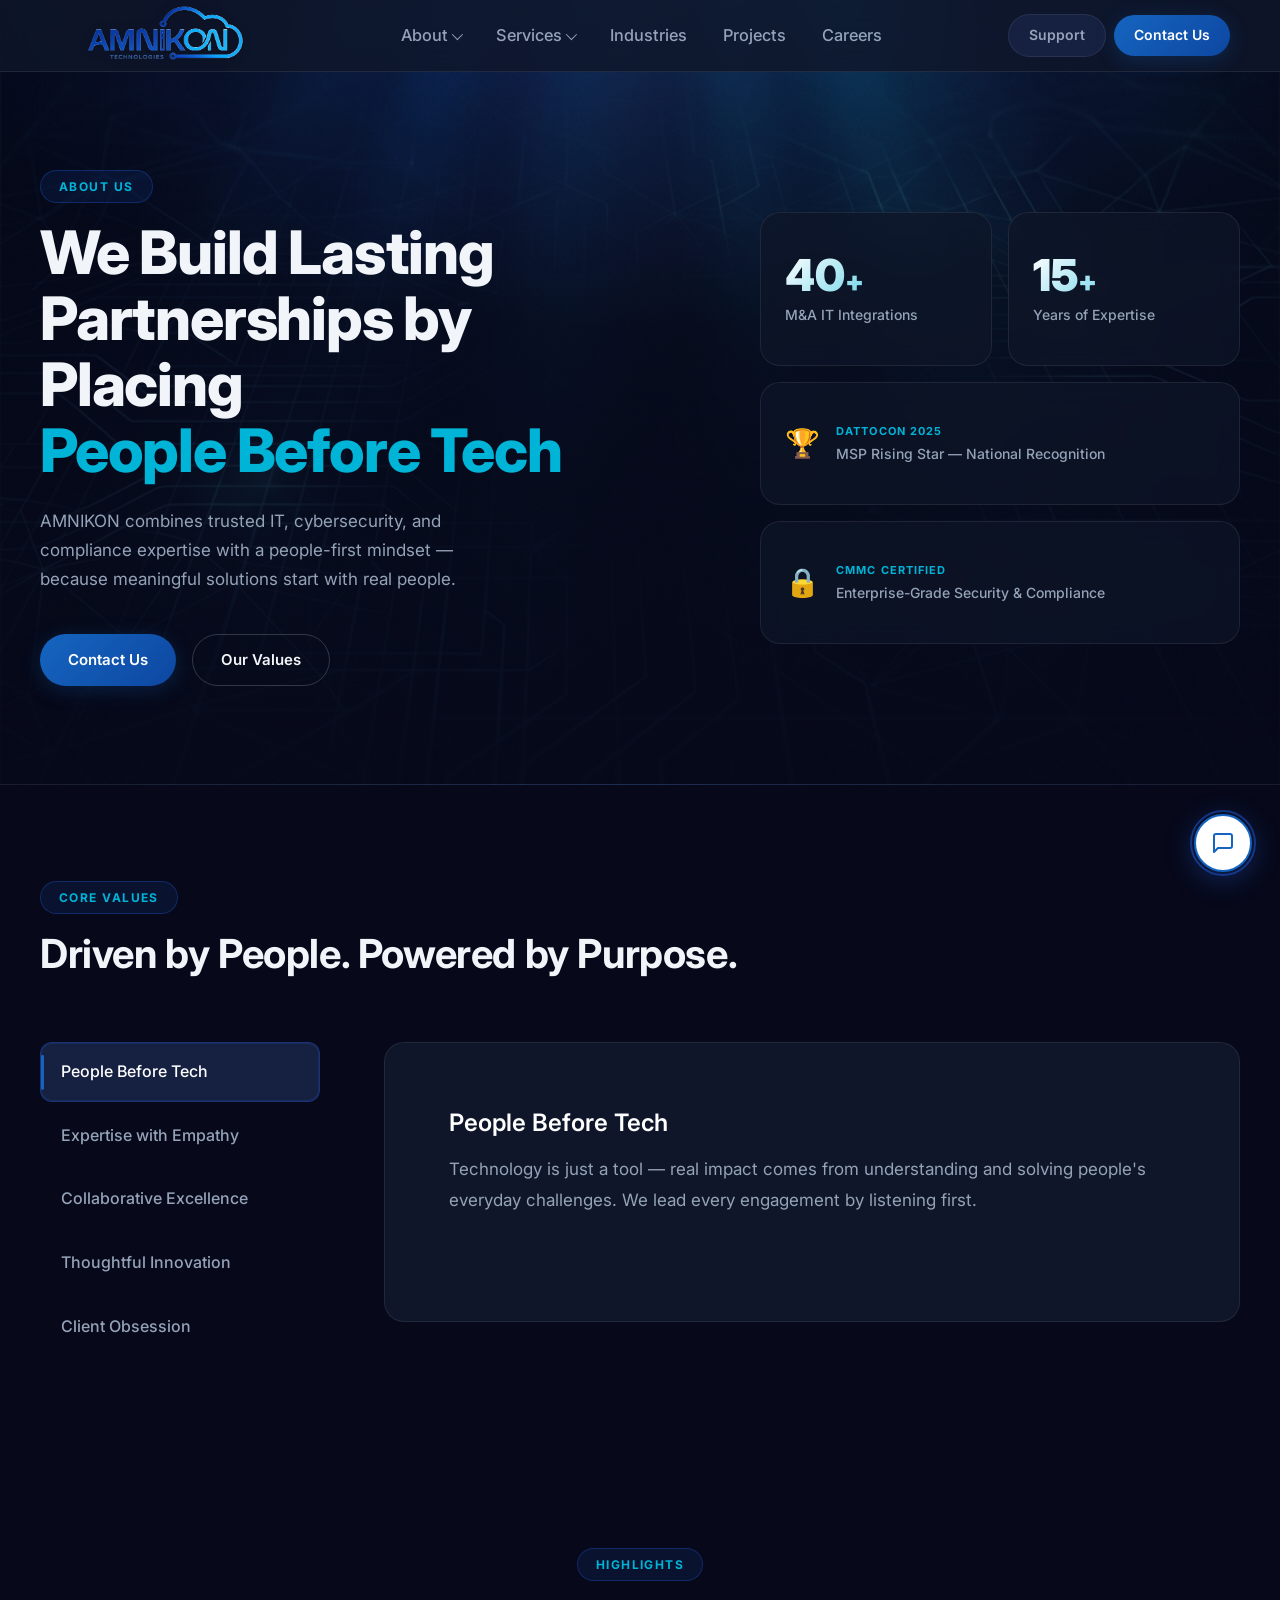
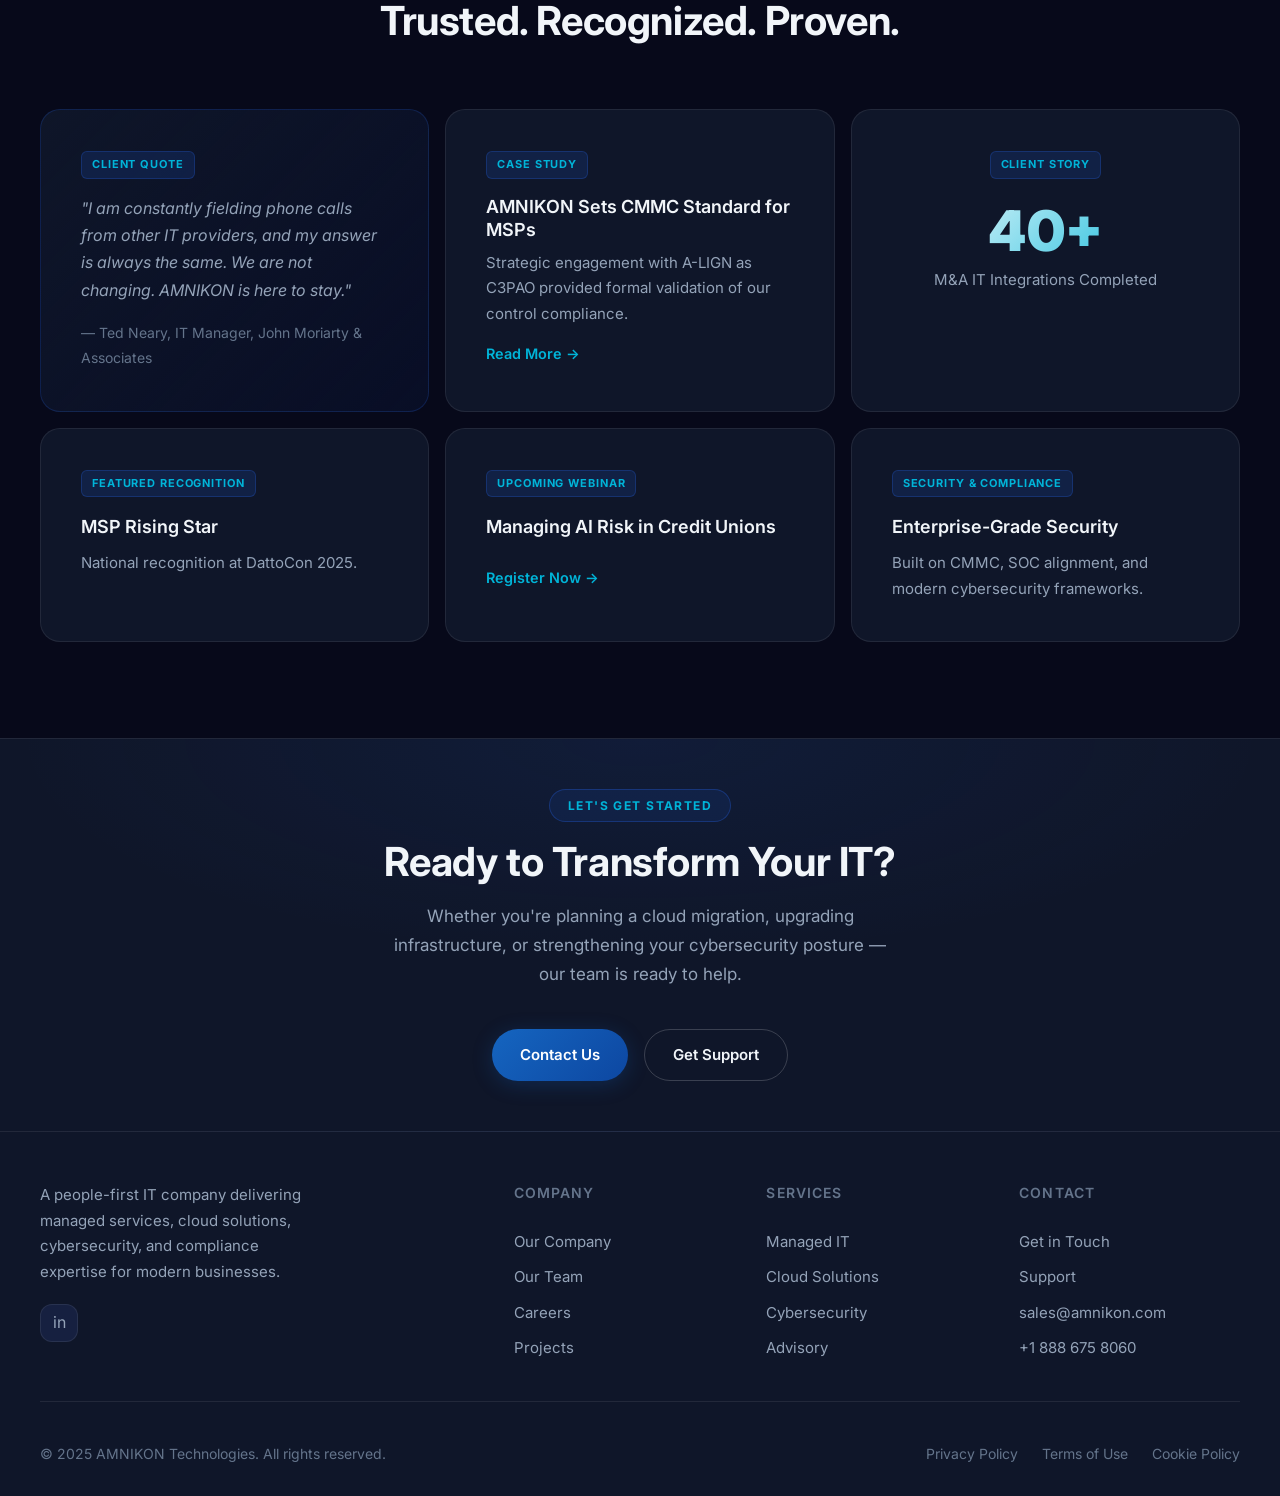
<file: pages/about/company.html>
<!DOCTYPE html>
<html lang="en">
<head>
  <meta charset="UTF-8">
  <meta name="viewport" content="width=device-width, initial-scale=1.0">
  <meta name="description" content="Learn about AMNIKON — a people-first IT company combining trusted expertise with a human approach to technology.">
  <title>Our Company — AMNIKON</title>
  <link rel="stylesheet" href="../../assets/css/global.css">
  <link rel="stylesheet" href="../../assets/css/navbar.css">
  <link rel="stylesheet" href="../../assets/css/footer.css">
  <link rel="stylesheet" href="../../assets/css/chatbot.css">
  <link rel="stylesheet" href="company.css">
</head>
<body>

  <div id="navbar-placeholder"></div>
  <script src="../../components/navbar.js"></script>

  <!-- ── HERO ── -->
  <section class="about-hero">
    <div class="container">
      <div class="about-hero-inner">

        <!-- Left: Headline + CTA -->
        <div class="about-hero-left">
          <div class="eyebrow">About Us</div>
          <h1>We Build Lasting<br>Partnerships by Placing<br><span class="highlight">People Before Tech</span></h1>
          <p>
            AMNIKON combines trusted IT, cybersecurity, and compliance expertise with a
            people-first mindset — because meaningful solutions start with real people.
          </p>
          <div class="about-hero-actions">
            <a href="../contact/contact.html" class="btn btn-primary">Contact Us</a>
            <a href="#values" class="btn btn-outline">Our Values</a>
          </div>
        </div>

        <!-- Right: Trust / Stat cards -->
        <div class="about-hero-right">
          <div class="hero-stat-grid">

            <div class="hero-stat-card">
              <div class="hero-stat-number">40<span>+</span></div>
              <div class="hero-stat-label">M&amp;A IT Integrations</div>
            </div>

            <div class="hero-stat-card">
              <div class="hero-stat-number">15<span>+</span></div>
              <div class="hero-stat-label">Years of Expertise</div>
            </div>

            <div class="hero-stat-card hero-stat-card--wide">
              <div class="hero-stat-icon">🏆</div>
              <div>
                <div class="hero-stat-tag">DattoCon 2025</div>
                <div class="hero-stat-label">MSP Rising Star — National Recognition</div>
              </div>
            </div>

            <div class="hero-stat-card hero-stat-card--wide">
              <div class="hero-stat-icon">🔒</div>
              <div>
                <div class="hero-stat-tag">CMMC Certified</div>
                <div class="hero-stat-label">Enterprise-Grade Security &amp; Compliance</div>
              </div>
            </div>

          </div>
        </div>

      </div>
    </div>
  </section>

  <!-- ── CORE VALUES ── -->
  <section class="section values-section" id="values">
    <div class="container">
      <div class="section-header reveal">
        <div class="eyebrow">Core Values</div>
        <h2>Driven by People. Powered by Purpose.</h2>
      </div>

      <div class="values-layout">

        <div class="values-menu reveal-left">
          <div class="value-item active" data-value="people">People Before Tech</div>
          <div class="value-item" data-value="empathy">Expertise with Empathy</div>
          <div class="value-item" data-value="collaboration">Collaborative Excellence</div>
          <div class="value-item" data-value="innovation">Thoughtful Innovation</div>
          <div class="value-item" data-value="client">Client Obsession</div>
        </div>

        <div class="values-display reveal-right">
          <div class="value-panel active" id="panel-people">
            <h3>People Before Tech</h3>
            <p>Technology is just a tool — real impact comes from understanding and solving people's everyday challenges. We lead every engagement by listening first.</p>
          </div>
          <div class="value-panel" id="panel-empathy">
            <h3>Expertise with Empathy</h3>
            <p>We combine deep technical knowledge with a human approach to deliver solutions that truly support teams — not just systems.</p>
          </div>
          <div class="value-panel" id="panel-collaboration">
            <h3>Collaborative Excellence</h3>
            <p>We work as an extension of your team, not a vendor. Our collaborative model means your goals are our goals.</p>
          </div>
          <div class="value-panel" id="panel-innovation">
            <h3>Thoughtful Innovation</h3>
            <p>We adopt modern technologies carefully to ensure long-term value and reliable performance — no shiny-object syndrome here.</p>
          </div>
          <div class="value-panel" id="panel-client">
            <h3>Client Obsession</h3>
            <p>We design every solution around real client needs, ensuring reliability, security, and measurable business value at every step.</p>
          </div>
        </div>

      </div>
    </div>
  </section>

  <!-- ── MEDIA CARDS ── -->
  <section class="section media-section" id="highlights">
    <div class="container">
      <div class="section-header centered reveal">
        <div class="eyebrow">Highlights</div>
        <h2>Trusted. Recognized. Proven.</h2>
      </div>

      <div class="media-grid reveal-stagger">

        <div class="media-card quote-card">
          <div class="badge">Client Quote</div>
          <blockquote>
            "I am constantly fielding phone calls from other IT providers, and my answer is
            always the same. We are not changing. AMNIKON is here to stay."
          </blockquote>
          <cite>— Ted Neary, IT Manager, John Moriarty &amp; Associates</cite>
        </div>

        <div class="media-card case-card">
          <div class="badge">Case Study</div>
          <h3>AMNIKON Sets CMMC Standard for MSPs</h3>
          <p>Strategic engagement with A-LIGN as C3PAO provided formal validation of our control compliance.</p>
          <a href="#" class="media-link">Read More →</a>
        </div>

        <div class="media-card stat-highlight-card">
          <div class="badge">Client Story</div>
          <div class="big-number">40+</div>
          <p>M&amp;A IT Integrations Completed</p>
        </div>

        <div class="media-card award-card">
          <div class="badge">Featured Recognition</div>
          <h4>MSP Rising Star</h4>
          <p>National recognition at DattoCon 2025.</p>
        </div>

        <div class="media-card webinar-card">
          <div class="badge">Upcoming Webinar</div>
          <h4>Managing AI Risk in Credit Unions</h4>
          <a href="#" class="media-link">Register Now →</a>
        </div>

        <div class="media-card compliance-card">
          <div class="badge">Security &amp; Compliance</div>
          <h4>Enterprise-Grade Security</h4>
          <p>Built on CMMC, SOC alignment, and modern cybersecurity frameworks.</p>
        </div>

      </div>
    </div>
  </section>

  <div id="footer-placeholder"></div>
  <script src="../../components/footer.js"></script>
  <div id="chatbot-placeholder"></div>
  <script src="../../components/chatbot.js"></script>
  <script src="../../assets/js/global.js"></script>
  <script src="company.js"></script>
</body>
</html>
</file>
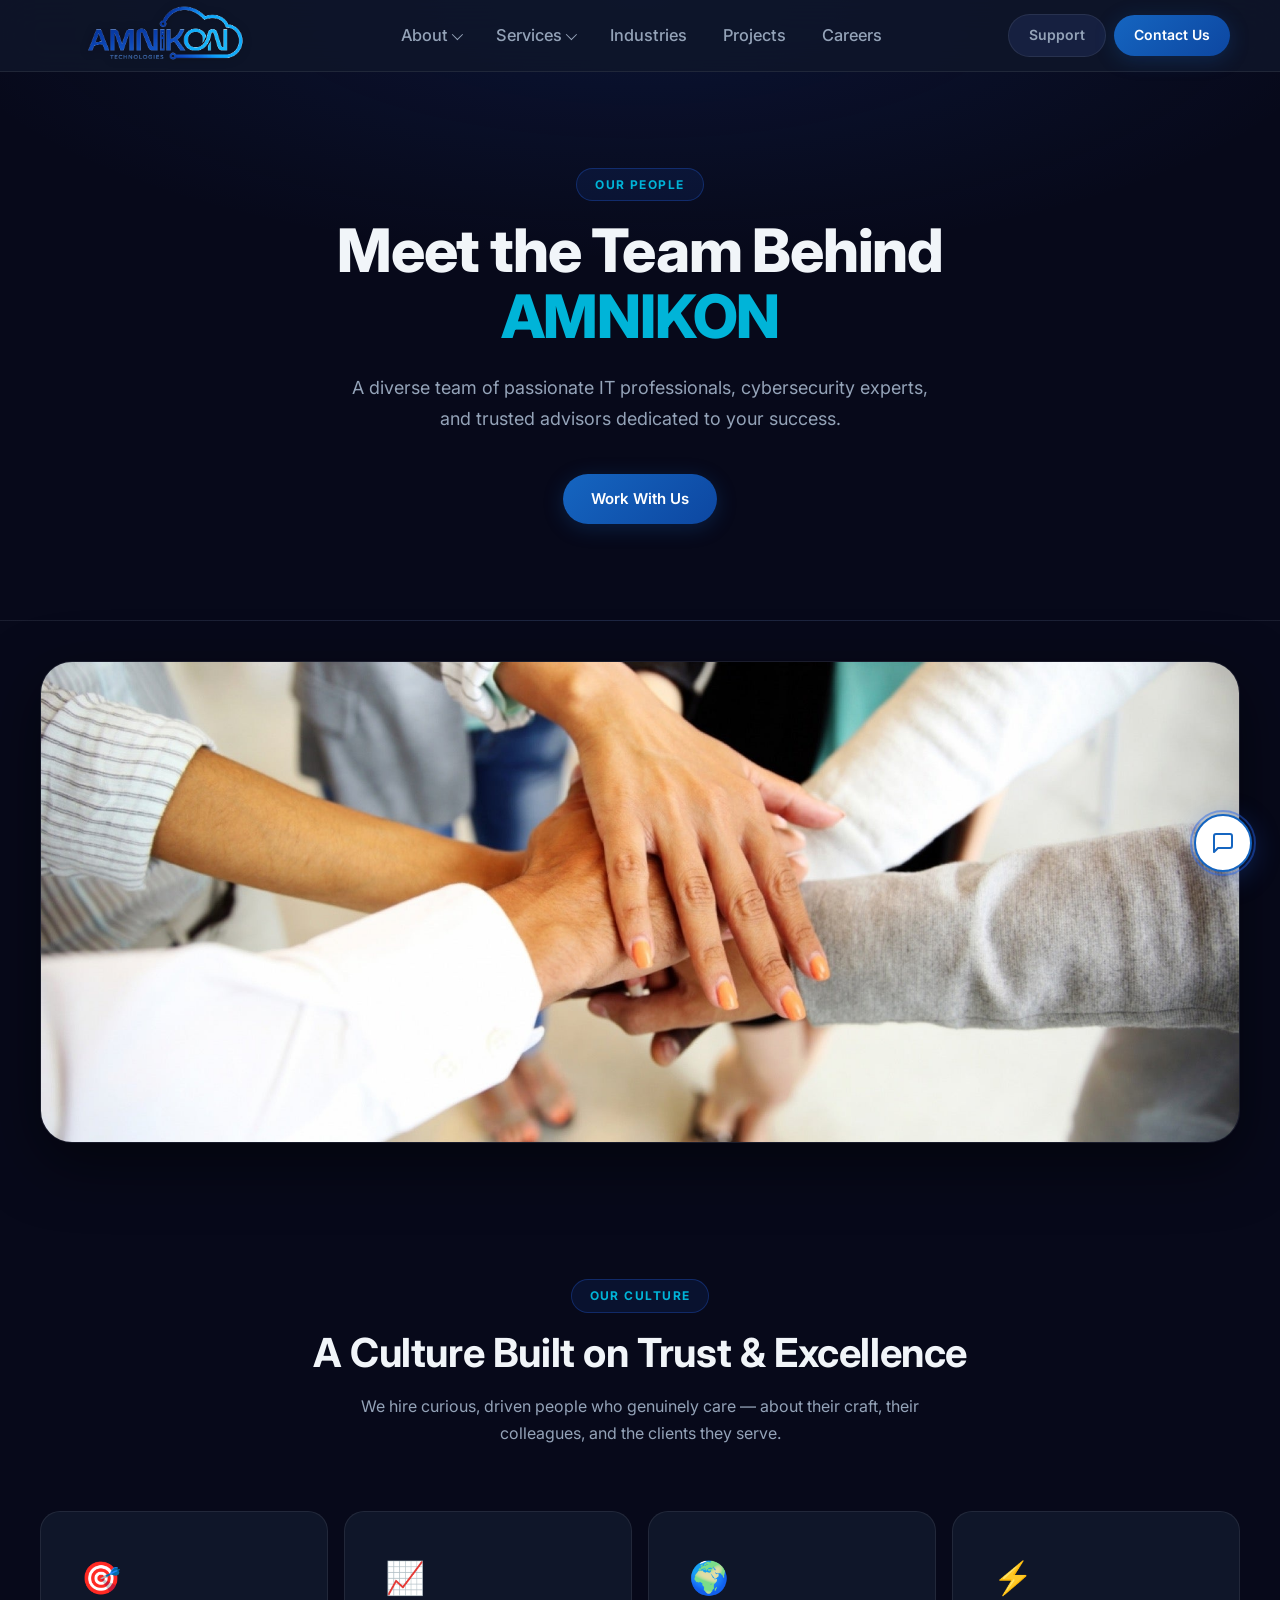
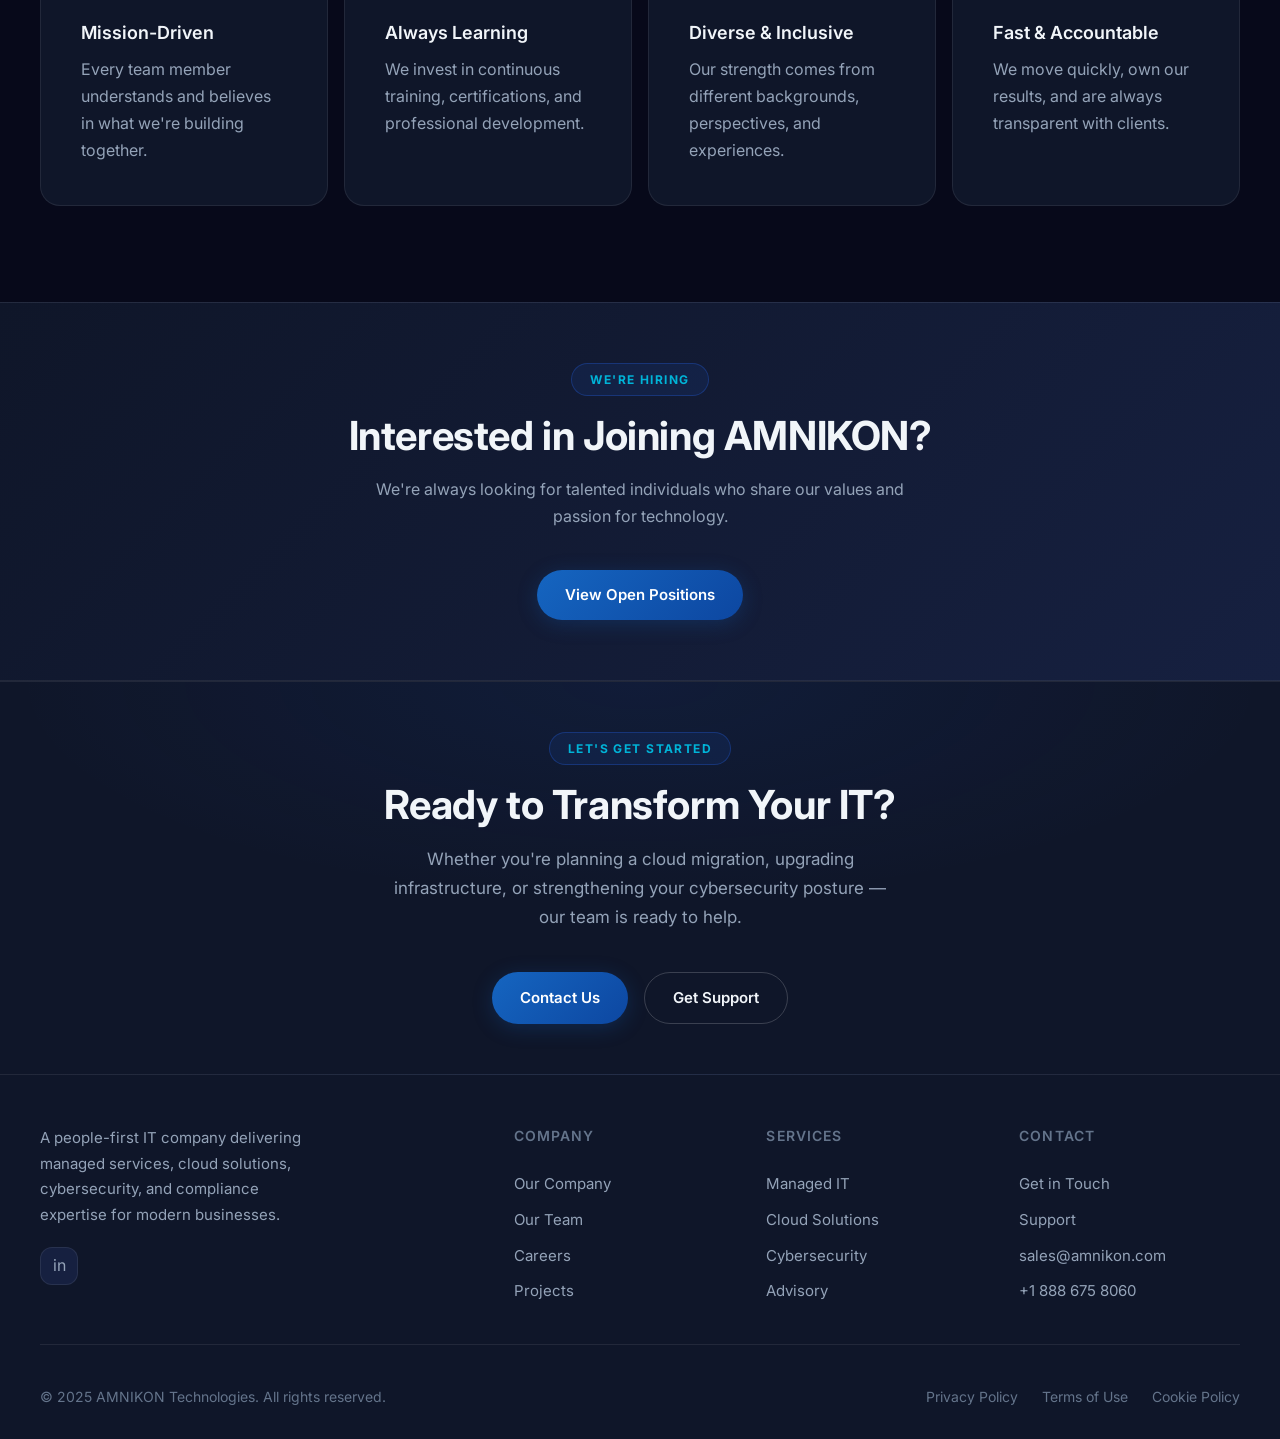
<file: pages/about/team.html>
<!DOCTYPE html>
<html lang="en">
<head>
  <meta charset="UTF-8">
  <meta name="viewport" content="width=device-width, initial-scale=1.0">
  <meta name="description" content="Meet the AMNIKON team — passionate IT professionals dedicated to delivering exceptional managed services.">
  <title>Our Team — AMNIKON</title>
  <link rel="stylesheet" href="../../assets/css/global.css">
  <link rel="stylesheet" href="../../assets/css/navbar.css">
  <link rel="stylesheet" href="../../assets/css/footer.css">
  <link rel="stylesheet" href="../../assets/css/chatbot.css">
  <link rel="stylesheet" href="team.css">
</head>
<body>

  <div id="navbar-placeholder"></div>
  <script src="../../components/navbar.js"></script>

  <!-- ── HERO ── -->
  <section class="page-hero">
    <div class="container">
      <div class="eyebrow">Our People</div>
      <h1>Meet the Team Behind <span class="highlight">AMNIKON</span></h1>
      <p>A diverse team of passionate IT professionals, cybersecurity experts, and trusted advisors dedicated to your success.</p>
      <a href="../contact/contact.html" class="btn btn-primary">Work With Us</a>
    </div>
  </section>

  <!-- ── TEAM HERO IMAGE ── -->
  <section class="team-image-section">
    <div class="container">
      <div class="team-hero-img reveal">
        <img src="../../assets/images/about/team/about-team.jpg" alt="AMNIKON Team">
      </div>
    </div>
  </section>

  <!-- ── TEAM VALUES ── -->
  <section class="section" id="culture">
    <div class="container">
      <div class="section-header centered reveal">
        <div class="eyebrow">Our Culture</div>
        <h2>A Culture Built on Trust &amp; Excellence</h2>
        <p>We hire curious, driven people who genuinely care — about their craft, their colleagues, and the clients they serve.</p>
      </div>

      <div class="culture-grid reveal-stagger">
        <div class="card">
          <div class="culture-icon">🎯</div>
          <h4>Mission-Driven</h4>
          <p>Every team member understands and believes in what we're building together.</p>
        </div>
        <div class="card">
          <div class="culture-icon">📈</div>
          <h4>Always Learning</h4>
          <p>We invest in continuous training, certifications, and professional development.</p>
        </div>
        <div class="card">
          <div class="culture-icon">🌍</div>
          <h4>Diverse &amp; Inclusive</h4>
          <p>Our strength comes from different backgrounds, perspectives, and experiences.</p>
        </div>
        <div class="card">
          <div class="culture-icon">⚡</div>
          <h4>Fast &amp; Accountable</h4>
          <p>We move quickly, own our results, and are always transparent with clients.</p>
        </div>
      </div>
    </div>
  </section>

  <!-- ── JOIN CTA ── -->
  <section class="cta-section">
    <div class="container">
      <div class="eyebrow">We're Hiring</div>
      <h2>Interested in Joining AMNIKON?</h2>
      <p>We're always looking for talented individuals who share our values and passion for technology.</p>
      <a href="../careers/careers.html" class="btn btn-primary">View Open Positions</a>
    </div>
  </section>

  <div id="footer-placeholder"></div>
  <script src="../../components/footer.js"></script>
  <div id="chatbot-placeholder"></div>
  <script src="../../components/chatbot.js"></script>
  <script src="../../assets/js/global.js"></script>
  <script src="team.js"></script>
</body>
</html>
</file>
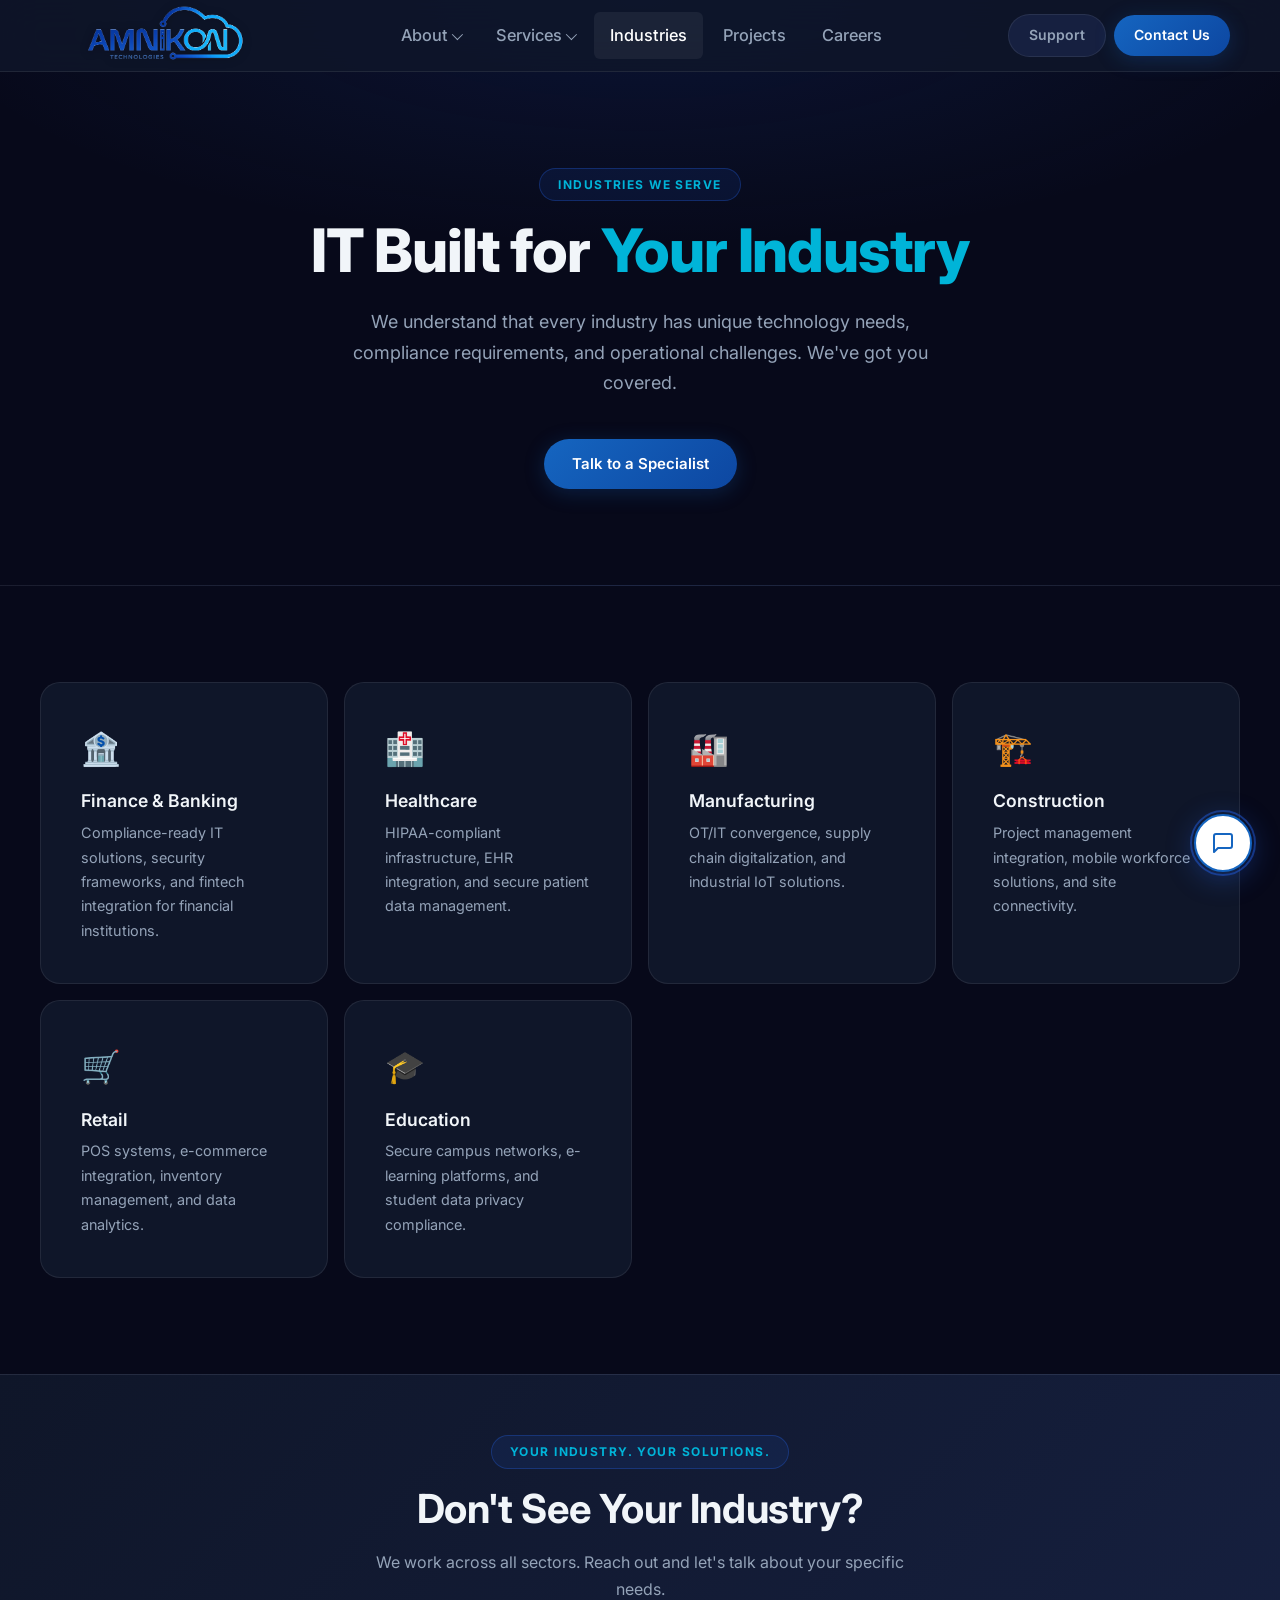
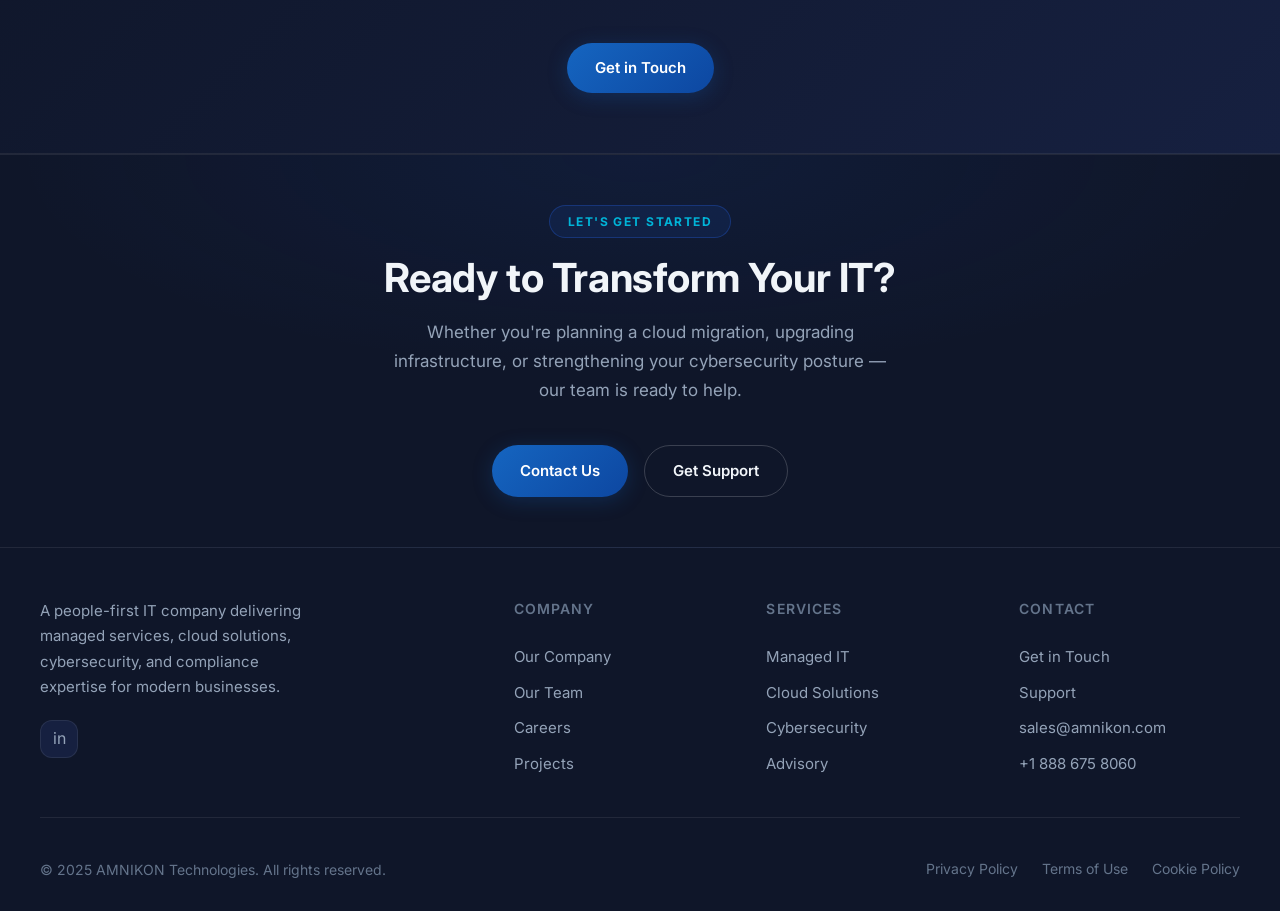
<file: pages/industries/industries.html>
<!DOCTYPE html>
<html lang="en">
<head>
  <meta charset="UTF-8">
  <meta name="viewport" content="width=device-width, initial-scale=1.0">
  <meta name="description" content="AMNIKON serves businesses across finance, healthcare, manufacturing, construction, and more.">
  <title>Industries — AMNIKON</title>
  <link rel="stylesheet" href="../../assets/css/global.css">
  <link rel="stylesheet" href="../../assets/css/navbar.css">
  <link rel="stylesheet" href="../../assets/css/footer.css">
  <link rel="stylesheet" href="../../assets/css/chatbot.css">
  <link rel="stylesheet" href="industries.css">
</head>
<body>

  <div id="navbar-placeholder"></div>
  <script src="../../components/navbar.js"></script>

  <section class="page-hero">
    <div class="container">
      <div class="eyebrow">Industries We Serve</div>
      <h1>IT Built for <span class="highlight">Your Industry</span></h1>
      <p>We understand that every industry has unique technology needs, compliance requirements, and operational challenges. We've got you covered.</p>
      <a href="../contact/contact.html" class="btn btn-primary">Talk to a Specialist</a>
    </div>
  </section>

  <section class="section" id="industries">
    <div class="container">
      <div class="industries-grid reveal-stagger">

        <div class="industry-card">
          <div class="industry-icon">🏦</div>
          <h3>Finance &amp; Banking</h3>
          <p>Compliance-ready IT solutions, security frameworks, and fintech integration for financial institutions.</p>
        </div>

        <div class="industry-card">
          <div class="industry-icon">🏥</div>
          <h3>Healthcare</h3>
          <p>HIPAA-compliant infrastructure, EHR integration, and secure patient data management.</p>
        </div>

        <div class="industry-card">
          <div class="industry-icon">🏭</div>
          <h3>Manufacturing</h3>
          <p>OT/IT convergence, supply chain digitalization, and industrial IoT solutions.</p>
        </div>

        <div class="industry-card">
          <div class="industry-icon">🏗️</div>
          <h3>Construction</h3>
          <p>Project management integration, mobile workforce solutions, and site connectivity.</p>
        </div>

        <div class="industry-card">
          <div class="industry-icon">🛒</div>
          <h3>Retail</h3>
          <p>POS systems, e-commerce integration, inventory management, and data analytics.</p>
        </div>

        <div class="industry-card">
          <div class="industry-icon">🎓</div>
          <h3>Education</h3>
          <p>Secure campus networks, e-learning platforms, and student data privacy compliance.</p>
        </div>

        <div class="industry-card">
          <div class="industry-icon">⚖️</div>
          <h3>Legal</h3>
          <p>Matter management, e-discovery support, secure document systems, and compliance tools.</p>
        </div>

        <div class="industry-card">
          <div class="industry-icon">🏛️</div>
          <h3>Government</h3>
          <p>CMMC compliance, FedRAMP-ready solutions, and secure communications infrastructure.</p>
        </div>

      </div>
    </div>
  </section>

  <section class="cta-section">
    <div class="container">
      <div class="eyebrow">Your Industry. Your Solutions.</div>
      <h2>Don't See Your Industry?</h2>
      <p>We work across all sectors. Reach out and let's talk about your specific needs.</p>
      <a href="../contact/contact.html" class="btn btn-primary">Get in Touch</a>
    </div>
  </section>

  <div id="footer-placeholder"></div>
  <script src="../../components/footer.js"></script>
  <div id="chatbot-placeholder"></div>
  <script src="../../components/chatbot.js"></script>
  <script src="../../assets/js/global.js"></script>
  <script src="industries.js"></script>
</body>
</html>
</file>
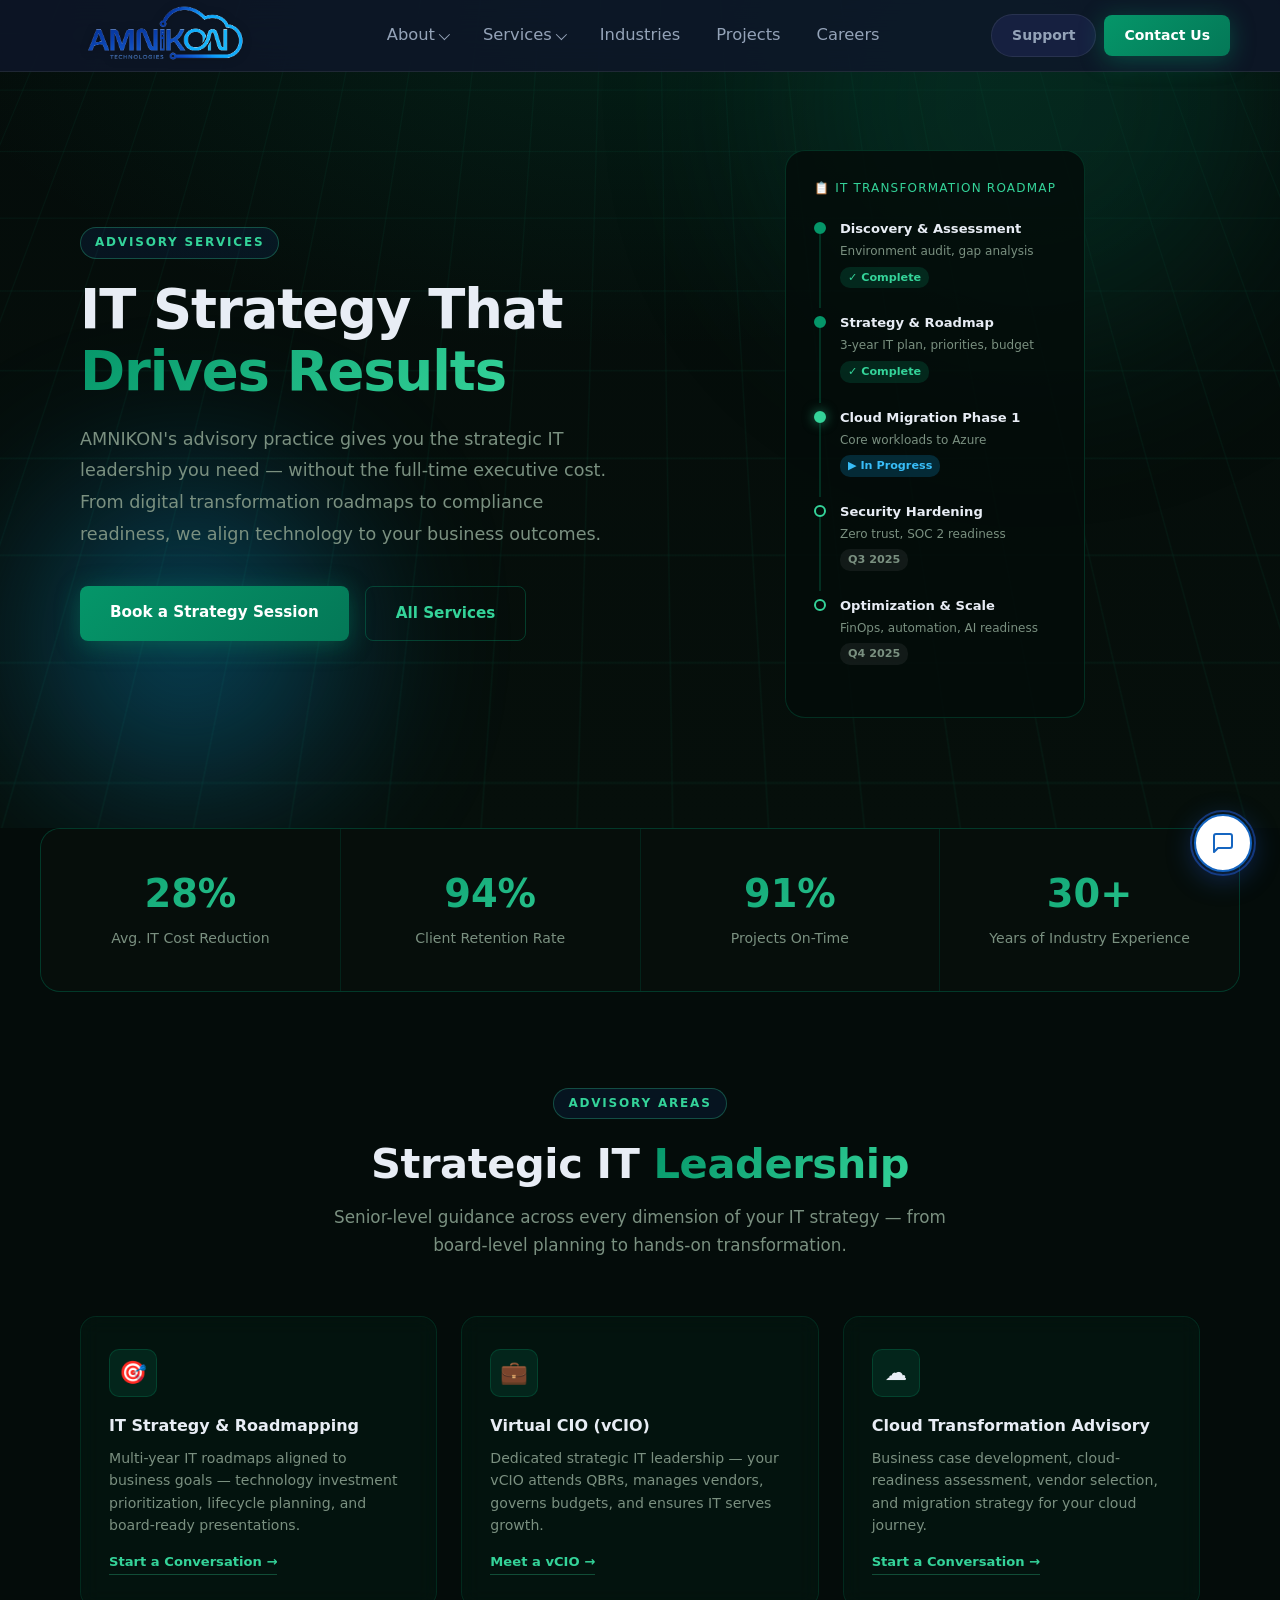
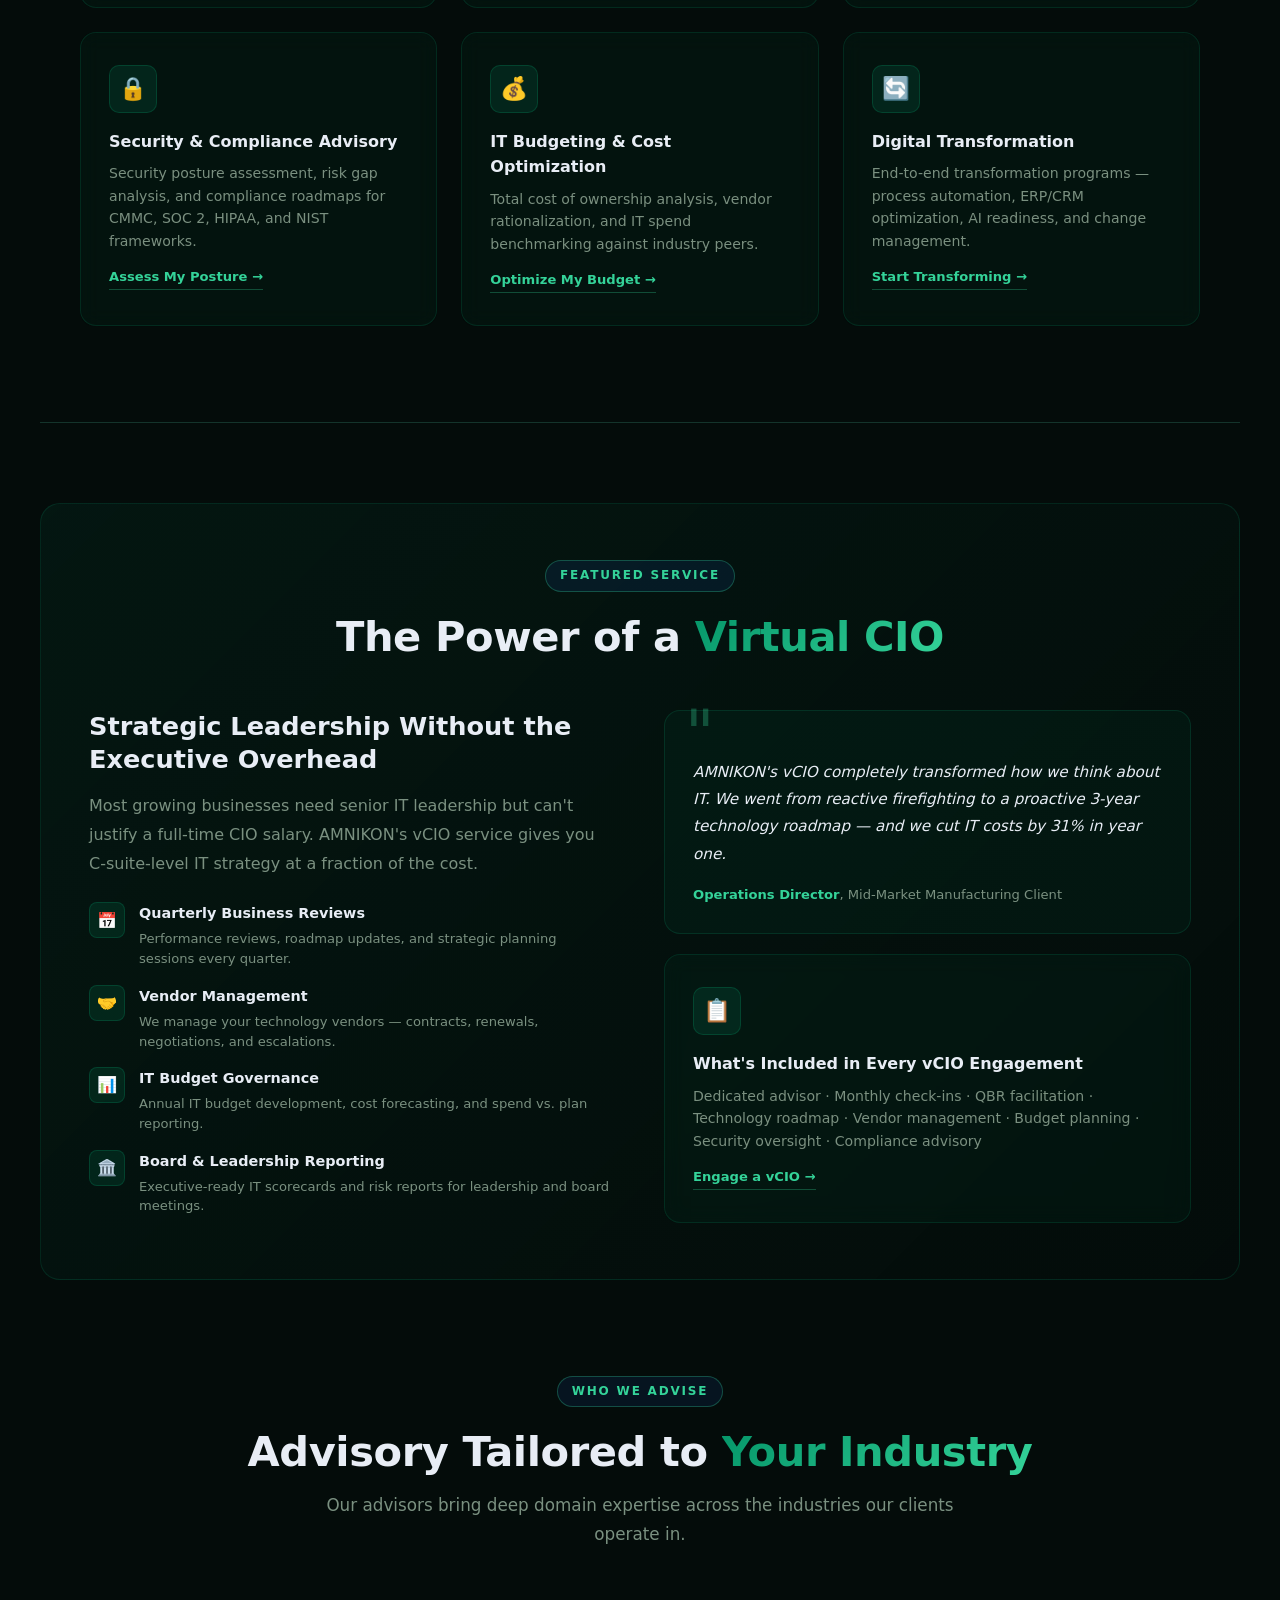
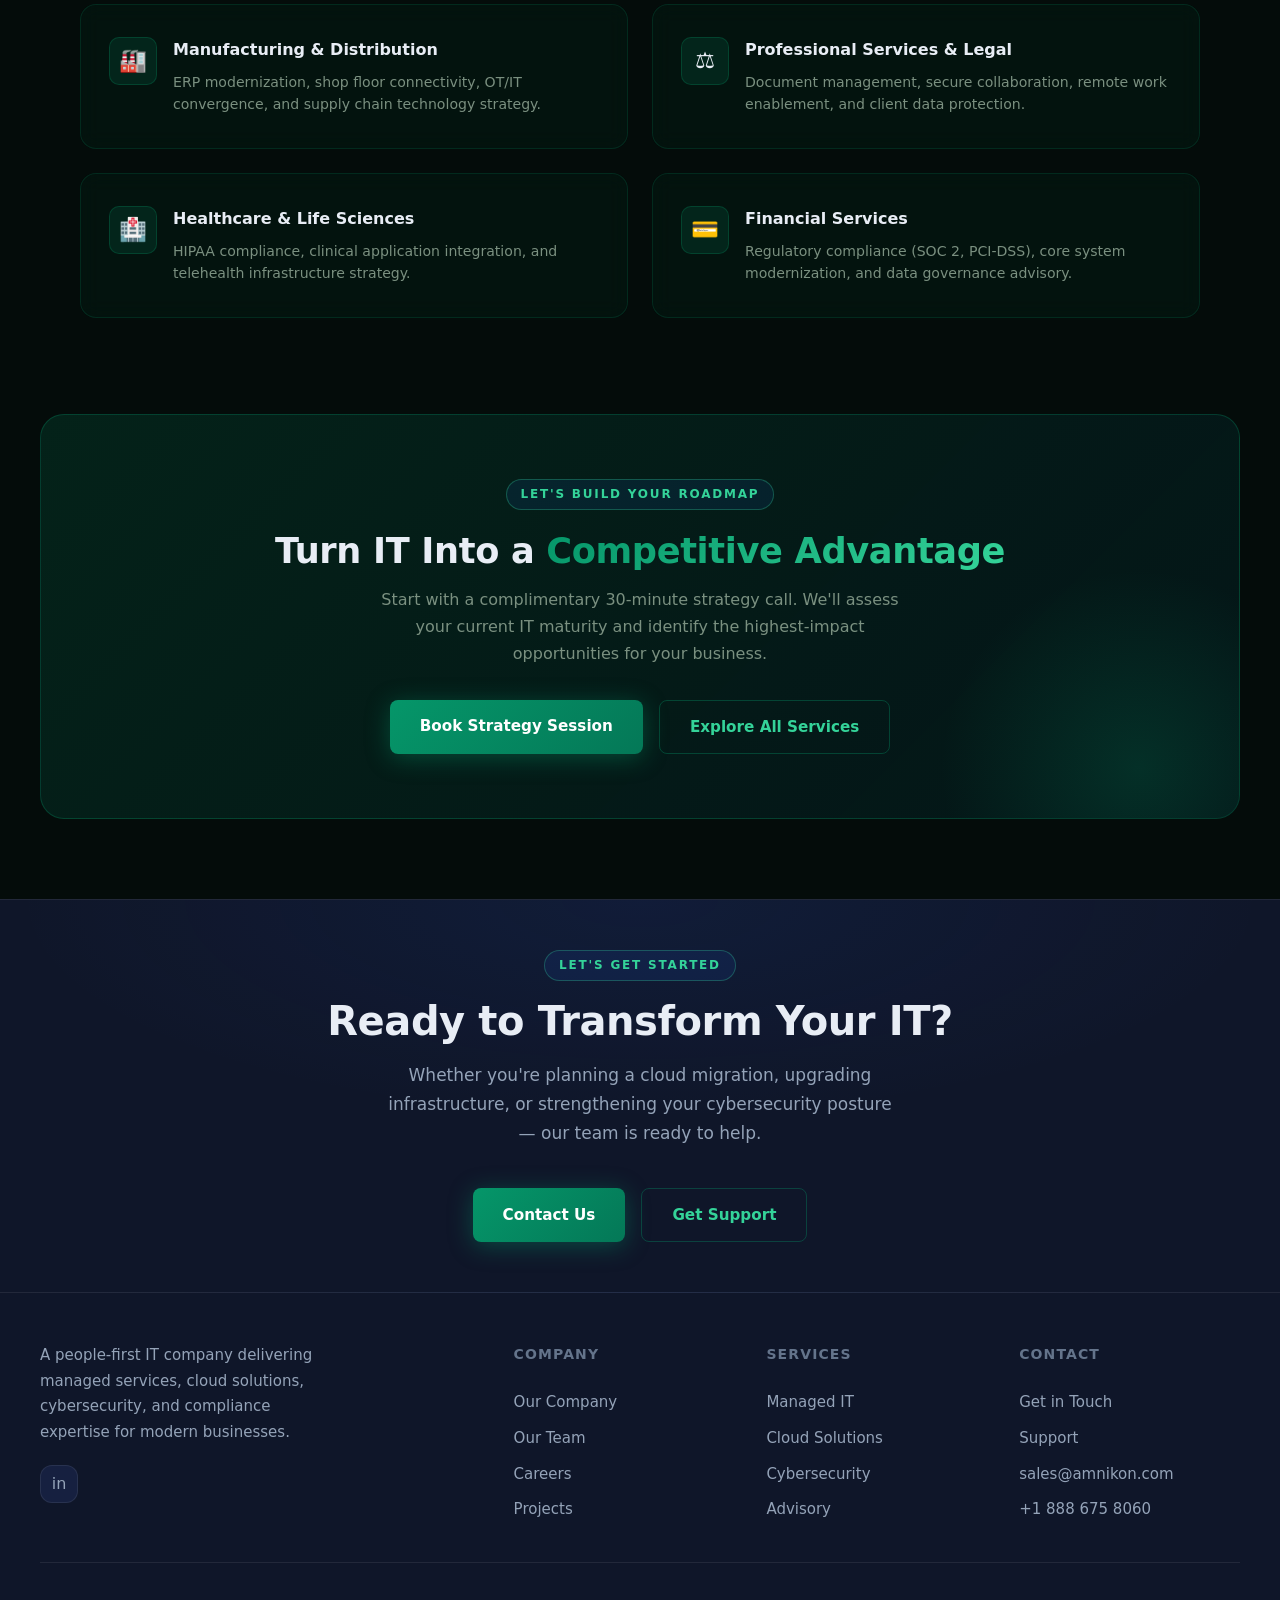
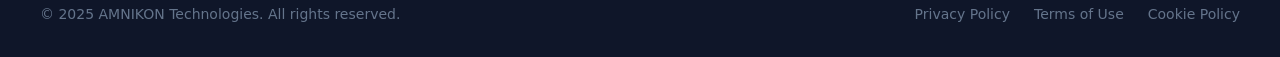
<file: pages/services/advisory.html>
<!DOCTYPE html>
<html lang="en">
<head>
  <meta charset="UTF-8">
  <meta name="viewport" content="width=device-width, initial-scale=1.0">
  <title>Advisory Services — AMNIKON</title>
  <link rel="stylesheet" href="../../assets/css/global.css">
  <link rel="stylesheet" href="../../assets/css/navbar.css">
  <link rel="stylesheet" href="../../assets/css/footer.css">
  <link rel="stylesheet" href="../../assets/css/chatbot.css">
  <style>
    :root{
      --brand:#059669;--brand2:#34d399;--brand3:#0ea5e9;
      --dark:#040c0a;--dark2:#060e0b;
      --card-bg:rgba(5,150,105,.05);--card-border:rgba(5,150,105,.18);
      --glow:rgba(5,150,105,.35);--text:#e8edf5;--muted:#7a9080;--radius:16px;
    }
    *,*::before,*::after{box-sizing:border-box;margin:0;padding:0;}
    body{background:var(--dark);color:var(--text);font-family:'Segoe UI',system-ui,sans-serif;overflow-x:hidden;}

    /* HERO */
    .hero{min-height:92vh;display:flex;align-items:center;position:relative;overflow:hidden;
      background:radial-gradient(ellipse 80% 60% at 50% 0%,rgba(5,150,105,.15) 0%,transparent 70%),
                 linear-gradient(180deg,#040c0a 0%,#060f0b 100%);}
    .hero-grid{position:absolute;inset:0;
      background-image:linear-gradient(rgba(5,150,105,.07) 1px,transparent 1px),
                       linear-gradient(90deg,rgba(5,150,105,.07) 1px,transparent 1px);
      background-size:60px 60px;
      transform:perspective(800px) rotateX(30deg) translateY(-10%);
      transform-origin:top center;animation:gridScroll 20s linear infinite;}
    @keyframes gridScroll{from{background-position:0 0}to{background-position:0 120px}}
    .orb{position:absolute;border-radius:50%;filter:blur(90px);opacity:.35;animation:orbFloat 10s ease-in-out infinite alternate;}
    .orb1{width:500px;height:500px;background:#064e3b;top:-150px;right:0%;animation-delay:0s;}
    .orb2{width:300px;height:300px;background:#0ea5e9;bottom:5%;left:3%;animation-delay:5s;}
    @keyframes orbFloat{from{transform:translateY(0)}to{transform:translateY(-40px)}}

    .hero-inner{position:relative;z-index:2;max-width:1200px;margin:0 auto;padding:120px 40px 80px;
      display:grid;grid-template-columns:1fr 1fr;gap:60px;align-items:center;}
    @media(max-width:860px){.hero-inner{grid-template-columns:1fr;padding:100px 24px 60px;}}

    .eyebrow{display:inline-block;font-size:.75rem;font-weight:700;letter-spacing:.15em;text-transform:uppercase;
      color:var(--brand2);border:1px solid rgba(52,211,153,.3);border-radius:30px;padding:5px 14px;margin-bottom:20px;}
    .hero h1{font-size:clamp(2rem,5vw,3.4rem);font-weight:800;line-height:1.15;margin-bottom:20px;}
    .hero h1 span{background:linear-gradient(135deg,var(--brand),var(--brand2));-webkit-background-clip:text;-webkit-text-fill-color:transparent;}
    .hero p{font-size:1.1rem;color:var(--muted);line-height:1.8;margin-bottom:36px;}
    .btn-row{display:flex;gap:16px;flex-wrap:wrap;}
    .btn-primary{background:linear-gradient(135deg,var(--brand),#047857);color:#fff;padding:14px 30px;border-radius:8px;
      font-weight:700;text-decoration:none;font-size:.95rem;transition:transform .2s,box-shadow .2s;
      box-shadow:0 4px 24px rgba(5,150,105,.4);}
    .btn-primary:hover{transform:translateY(-2px);box-shadow:0 8px 32px rgba(5,150,105,.6);}
    .btn-outline{border:1.5px solid rgba(5,150,105,.35);color:var(--brand2);padding:14px 30px;border-radius:8px;
      font-weight:600;text-decoration:none;font-size:.95rem;transition:background .2s;}
    .btn-outline:hover{background:rgba(5,150,105,.1);}

    /* Roadmap visual */
    .roadmap-visual{background:rgba(4,12,10,.85);border:1px solid rgba(5,150,105,.25);
      border-radius:20px;padding:28px;max-width:380px;margin:0 auto;}
    .rm-title{font-size:.75rem;color:var(--brand2);text-transform:uppercase;letter-spacing:.1em;margin-bottom:20px;}
    .rm-step{display:flex;gap:14px;margin-bottom:4px;}
    .rm-left{display:flex;flex-direction:column;align-items:center;gap:0;}
    .rm-dot{width:12px;height:12px;border-radius:50%;border:2px solid var(--brand2);flex-shrink:0;margin-top:4px;}
    .rm-dot.active{background:var(--brand2);box-shadow:0 0 12px rgba(52,211,153,.6);}
    .rm-dot.done{background:var(--brand);border-color:var(--brand);}
    .rm-line{width:2px;flex:1;background:rgba(5,150,105,.25);min-height:24px;}
    .rm-content{padding-bottom:20px;}
    .rm-label{font-size:.82rem;font-weight:700;margin-bottom:3px;}
    .rm-sub{font-size:.75rem;color:var(--muted);}
    .rm-tag{display:inline-block;margin-top:5px;padding:2px 8px;border-radius:10px;font-size:.7rem;font-weight:700;}
    .tag-done{background:rgba(5,150,105,.2);color:#34d399;}
    .tag-now{background:rgba(14,165,233,.2);color:#38bdf8;}
    .tag-next{background:rgba(255,255,255,.06);color:var(--muted);}

    /* SECTION */
    .section{max-width:1200px;margin:0 auto;padding:96px 40px;}
    @media(max-width:600px){.section{padding:64px 20px;}}
    .section-label{text-align:center;margin-bottom:56px;}
    .section-label h2{font-size:clamp(1.6rem,4vw,2.6rem);font-weight:800;margin-bottom:14px;}
    .section-label p{color:var(--muted);font-size:1.05rem;max-width:640px;margin:0 auto;line-height:1.7;}
    .highlight{background:linear-gradient(135deg,var(--brand),var(--brand2));-webkit-background-clip:text;-webkit-text-fill-color:transparent;}

    /* 2-col grid */
    .grid-2{display:grid;grid-template-columns:1fr 1fr;gap:24px;}
    @media(max-width:700px){.grid-2{grid-template-columns:1fr;}}
    .grid-3{display:grid;grid-template-columns:repeat(3,1fr);gap:24px;}
    @media(max-width:860px){.grid-3{grid-template-columns:repeat(2,1fr);}}
    @media(max-width:560px){.grid-3{grid-template-columns:1fr;}}

    /* Advisory card */
    .adv-card{background:var(--card-bg);border:1px solid var(--card-border);border-radius:var(--radius);
      padding:32px 28px;backdrop-filter:blur(10px);transition:transform .3s,border-color .3s,box-shadow .3s;
      position:relative;overflow:hidden;}
    .adv-card::before{content:'';position:absolute;top:0;left:0;right:0;height:2px;
      background:linear-gradient(90deg,transparent,var(--brand),transparent);opacity:0;transition:opacity .3s;}
    .adv-card:hover{transform:translateY(-5px);border-color:rgba(52,211,153,.4);
      box-shadow:0 16px 50px rgba(0,0,0,.4),0 0 24px var(--glow);}
    .adv-card:hover::before{opacity:1;}
    .adv-icon{width:48px;height:48px;background:rgba(5,150,105,.15);border:1px solid rgba(5,150,105,.25);
      border-radius:10px;display:flex;align-items:center;justify-content:center;font-size:1.4rem;margin-bottom:16px;}
    .adv-card h4{font-size:1rem;font-weight:700;margin-bottom:8px;}
    .adv-card p{font-size:.88rem;color:var(--muted);line-height:1.6;}
    .adv-card .learn{display:inline-block;margin-top:14px;font-size:.82rem;color:var(--brand2);
      font-weight:600;text-decoration:none;border-bottom:1px solid rgba(52,211,153,.3);padding-bottom:2px;}

    /* vCIO focus */
    .vcio-section{background:linear-gradient(135deg,rgba(5,150,105,.08),rgba(4,12,10,.6));
      border:1px solid var(--card-border);border-radius:20px;padding:56px 48px;margin:0 40px;}
    @media(max-width:600px){.vcio-section{margin:0 20px;padding:40px 24px;}}
    .vcio-grid{display:grid;grid-template-columns:1fr 1fr;gap:48px;margin-top:48px;align-items:start;}
    @media(max-width:700px){.vcio-grid{grid-template-columns:1fr;}}
    .vcio-text h3{font-size:1.6rem;font-weight:800;margin-bottom:16px;}
    .vcio-text p{color:var(--muted);line-height:1.8;margin-bottom:24px;}
    .vcio-items{display:flex;flex-direction:column;gap:16px;}
    .vcio-item{display:flex;gap:14px;align-items:flex-start;}
    .vcio-item-icon{width:36px;height:36px;background:rgba(5,150,105,.15);border:1px solid rgba(5,150,105,.25);
      border-radius:8px;display:flex;align-items:center;justify-content:center;font-size:1rem;flex-shrink:0;}
    .vcio-item h5{font-size:.9rem;font-weight:700;margin-bottom:4px;}
    .vcio-item p{font-size:.82rem;color:var(--muted);line-height:1.5;}
    .quote-card{background:rgba(5,150,105,.06);border:1px solid rgba(5,150,105,.2);
      border-radius:16px;padding:28px;position:relative;}
    .quote-card::before{content:'"';position:absolute;top:-10px;left:20px;font-size:4rem;color:rgba(52,211,153,.3);line-height:1;}
    .quote-card p{font-size:.95rem;line-height:1.8;color:var(--text);font-style:italic;margin-bottom:16px;padding-top:20px;}
    .quote-author{font-size:.82rem;color:var(--muted);}
    .quote-author strong{color:var(--brand2);}

    /* Stats */
    .stats-band{display:grid;grid-template-columns:repeat(4,1fr);gap:1px;
      background:var(--card-border);border:1px solid var(--card-border);border-radius:20px;overflow:hidden;margin:0 40px;}
    @media(max-width:860px){.stats-band{grid-template-columns:repeat(2,1fr);}}
    @media(max-width:600px){.stats-band{margin:0 20px;}}
    .stat-item{background:var(--dark2);padding:40px 24px;text-align:center;}
    .stat-item h3{font-size:2.4rem;font-weight:900;
      background:linear-gradient(135deg,var(--brand),var(--brand2));-webkit-background-clip:text;-webkit-text-fill-color:transparent;margin-bottom:8px;}
    .stat-item p{font-size:.88rem;color:var(--muted);}

    /* CTA */
    .cta-band{margin:0 40px 80px;background:linear-gradient(135deg,rgba(5,150,105,.16),rgba(14,165,233,.06));
      border:1px solid rgba(5,150,105,.3);border-radius:24px;padding:64px 48px;text-align:center;position:relative;overflow:hidden;}
    @media(max-width:600px){.cta-band{margin:0 20px 60px;padding:48px 24px;}}
    .cta-band::before{content:'';position:absolute;width:400px;height:400px;
      background:radial-gradient(circle,rgba(5,150,105,.2),transparent 70%);bottom:-150px;right:-100px;pointer-events:none;}
    .cta-band h2{font-size:clamp(1.5rem,3.5vw,2.2rem);font-weight:800;margin-bottom:14px;}
    .cta-band p{color:var(--muted);margin-bottom:32px;font-size:1rem;max-width:520px;margin-left:auto;margin-right:auto;}
    .cta-band .btn-row{justify-content:center;}
    .divider{border:none;border-top:1px solid var(--card-border);margin:0 40px;}
    @media(max-width:600px){.divider{margin:0 20px;}}
  </style>
</head>
<body>
  <div id="navbar-placeholder"></div>
  <script src="../../components/navbar.js"></script>

  <!-- HERO -->
  <section class="hero">
    <div class="hero-grid"></div>
    <div class="orb orb1"></div>
    <div class="orb orb2"></div>
    <div class="hero-inner">
      <div>
        <span class="eyebrow">Advisory Services</span>
        <h1>IT Strategy That <span>Drives Results</span></h1>
        <p>
          AMNIKON's advisory practice gives you the strategic IT leadership you need — without
          the full-time executive cost. From digital transformation roadmaps to compliance readiness,
          we align technology to your business outcomes.
        </p>
        <div class="btn-row">
          <a href="../contact/contact.html" class="btn-primary">Book a Strategy Session</a>
          <a href="../services/services.html" class="btn-outline">All Services</a>
        </div>
      </div>
      <div style="display:flex;justify-content:center;">
        <div class="roadmap-visual">
          <div class="rm-title">📋 IT Transformation Roadmap</div>
          <div class="rm-step">
            <div class="rm-left"><div class="rm-dot done"></div><div class="rm-line"></div></div>
            <div class="rm-content"><div class="rm-label">Discovery & Assessment</div><div class="rm-sub">Environment audit, gap analysis</div><div class="rm-tag tag-done">✓ Complete</div></div>
          </div>
          <div class="rm-step">
            <div class="rm-left"><div class="rm-dot done"></div><div class="rm-line"></div></div>
            <div class="rm-content"><div class="rm-label">Strategy & Roadmap</div><div class="rm-sub">3-year IT plan, priorities, budget</div><div class="rm-tag tag-done">✓ Complete</div></div>
          </div>
          <div class="rm-step">
            <div class="rm-left"><div class="rm-dot active"></div><div class="rm-line"></div></div>
            <div class="rm-content"><div class="rm-label">Cloud Migration Phase 1</div><div class="rm-sub">Core workloads to Azure</div><div class="rm-tag tag-now">▶ In Progress</div></div>
          </div>
          <div class="rm-step">
            <div class="rm-left"><div class="rm-dot"></div><div class="rm-line"></div></div>
            <div class="rm-content"><div class="rm-label">Security Hardening</div><div class="rm-sub">Zero trust, SOC 2 readiness</div><div class="rm-tag tag-next">Q3 2025</div></div>
          </div>
          <div class="rm-step">
            <div class="rm-left"><div class="rm-dot"></div></div>
            <div class="rm-content"><div class="rm-label">Optimization & Scale</div><div class="rm-sub">FinOps, automation, AI readiness</div><div class="rm-tag tag-next">Q4 2025</div></div>
          </div>
        </div>
      </div>
    </div>
  </section>

  <!-- STATS -->
  <div class="stats-band">
    <div class="stat-item"><h3>28%</h3><p>Avg. IT Cost Reduction</p></div>
    <div class="stat-item"><h3>94%</h3><p>Client Retention Rate</p></div>
    <div class="stat-item"><h3>91%</h3><p>Projects On-Time</p></div>
    <div class="stat-item"><h3>30+</h3><p>Years of Industry Experience</p></div>
  </div>

  <!-- ADVISORY SERVICES -->
  <div class="section">
    <div class="section-label">
      <span class="eyebrow">Advisory Areas</span>
      <h2>Strategic IT <span class="highlight">Leadership</span></h2>
      <p>Senior-level guidance across every dimension of your IT strategy — from board-level planning to hands-on transformation.</p>
    </div>
    <div class="grid-3">
      <div class="adv-card">
        <div class="adv-icon">🎯</div>
        <h4>IT Strategy & Roadmapping</h4>
        <p>Multi-year IT roadmaps aligned to business goals — technology investment prioritization, lifecycle planning, and board-ready presentations.</p>
        <a href="../contact/contact.html" class="learn">Start a Conversation →</a>
      </div>
      <div class="adv-card">
        <div class="adv-icon">💼</div>
        <h4>Virtual CIO (vCIO)</h4>
        <p>Dedicated strategic IT leadership — your vCIO attends QBRs, manages vendors, governs budgets, and ensures IT serves growth.</p>
        <a href="../contact/contact.html" class="learn">Meet a vCIO →</a>
      </div>
      <div class="adv-card">
        <div class="adv-icon">☁️</div>
        <h4>Cloud Transformation Advisory</h4>
        <p>Business case development, cloud-readiness assessment, vendor selection, and migration strategy for your cloud journey.</p>
        <a href="../contact/contact.html" class="learn">Start a Conversation →</a>
      </div>
      <div class="adv-card">
        <div class="adv-icon">🔒</div>
        <h4>Security & Compliance Advisory</h4>
        <p>Security posture assessment, risk gap analysis, and compliance roadmaps for CMMC, SOC 2, HIPAA, and NIST frameworks.</p>
        <a href="../contact/contact.html" class="learn">Assess My Posture →</a>
      </div>
      <div class="adv-card">
        <div class="adv-icon">💰</div>
        <h4>IT Budgeting & Cost Optimization</h4>
        <p>Total cost of ownership analysis, vendor rationalization, and IT spend benchmarking against industry peers.</p>
        <a href="../contact/contact.html" class="learn">Optimize My Budget →</a>
      </div>
      <div class="adv-card">
        <div class="adv-icon">🔄</div>
        <h4>Digital Transformation</h4>
        <p>End-to-end transformation programs — process automation, ERP/CRM optimization, AI readiness, and change management.</p>
        <a href="../contact/contact.html" class="learn">Start Transforming →</a>
      </div>
    </div>
  </div>

  <hr class="divider">

  <!-- vCIO SECTION -->
  <div class="vcio-section" style="margin-top:80px;">
    <div class="section-label" style="margin-bottom:0;">
      <span class="eyebrow">Featured Service</span>
      <h2>The Power of a <span class="highlight">Virtual CIO</span></h2>
    </div>
    <div class="vcio-grid">
      <div>
        <div class="vcio-text">
          <h3>Strategic Leadership Without the Executive Overhead</h3>
          <p>Most growing businesses need senior IT leadership but can't justify a full-time CIO salary. AMNIKON's vCIO service gives you C-suite-level IT strategy at a fraction of the cost.</p>
        </div>
        <div class="vcio-items">
          <div class="vcio-item">
            <div class="vcio-item-icon">📅</div>
            <div><h5>Quarterly Business Reviews</h5><p>Performance reviews, roadmap updates, and strategic planning sessions every quarter.</p></div>
          </div>
          <div class="vcio-item">
            <div class="vcio-item-icon">🤝</div>
            <div><h5>Vendor Management</h5><p>We manage your technology vendors — contracts, renewals, negotiations, and escalations.</p></div>
          </div>
          <div class="vcio-item">
            <div class="vcio-item-icon">📊</div>
            <div><h5>IT Budget Governance</h5><p>Annual IT budget development, cost forecasting, and spend vs. plan reporting.</p></div>
          </div>
          <div class="vcio-item">
            <div class="vcio-item-icon">🏛️</div>
            <div><h5>Board & Leadership Reporting</h5><p>Executive-ready IT scorecards and risk reports for leadership and board meetings.</p></div>
          </div>
        </div>
      </div>
      <div style="display:flex;flex-direction:column;gap:20px;">
        <div class="quote-card">
          <p>AMNIKON's vCIO completely transformed how we think about IT. We went from reactive firefighting to a proactive 3-year technology roadmap — and we cut IT costs by 31% in year one.</p>
          <div class="quote-author"><strong>Operations Director</strong>, Mid-Market Manufacturing Client</div>
        </div>
        <div class="adv-card" style="margin:0;">
          <div class="adv-icon">📋</div>
          <h4>What's Included in Every vCIO Engagement</h4>
          <p style="margin-top:4px;">Dedicated advisor · Monthly check-ins · QBR facilitation · Technology roadmap · Vendor management · Budget planning · Security oversight · Compliance advisory</p>
          <a href="../contact/contact.html" class="learn">Engage a vCIO →</a>
        </div>
      </div>
    </div>
  </div>

  <!-- INDUSTRIES -->
  <div class="section">
    <div class="section-label">
      <span class="eyebrow">Who We Advise</span>
      <h2>Advisory Tailored to <span class="highlight">Your Industry</span></h2>
      <p>Our advisors bring deep domain expertise across the industries our clients operate in.</p>
    </div>
    <div class="grid-2">
      <div class="adv-card" style="display:flex;gap:16px;align-items:flex-start;">
        <div class="adv-icon" style="flex-shrink:0;">🏭</div>
        <div><h4>Manufacturing & Distribution</h4><p>ERP modernization, shop floor connectivity, OT/IT convergence, and supply chain technology strategy.</p></div>
      </div>
      <div class="adv-card" style="display:flex;gap:16px;align-items:flex-start;">
        <div class="adv-icon" style="flex-shrink:0;">⚖️</div>
        <div><h4>Professional Services & Legal</h4><p>Document management, secure collaboration, remote work enablement, and client data protection.</p></div>
      </div>
      <div class="adv-card" style="display:flex;gap:16px;align-items:flex-start;">
        <div class="adv-icon" style="flex-shrink:0;">🏥</div>
        <div><h4>Healthcare & Life Sciences</h4><p>HIPAA compliance, clinical application integration, and telehealth infrastructure strategy.</p></div>
      </div>
      <div class="adv-card" style="display:flex;gap:16px;align-items:flex-start;">
        <div class="adv-icon" style="flex-shrink:0;">💳</div>
        <div><h4>Financial Services</h4><p>Regulatory compliance (SOC 2, PCI-DSS), core system modernization, and data governance advisory.</p></div>
      </div>
    </div>
  </div>

  <!-- CTA -->
  <div class="cta-band">
    <span class="eyebrow">Let's Build Your Roadmap</span>
    <h2>Turn IT Into a <span class="highlight">Competitive Advantage</span></h2>
    <p>Start with a complimentary 30-minute strategy call. We'll assess your current IT maturity and identify the highest-impact opportunities for your business.</p>
    <div class="btn-row">
      <a href="../contact/contact.html" class="btn-primary">Book Strategy Session</a>
      <a href="../services/services.html" class="btn-outline">Explore All Services</a>
    </div>
  </div>

  <div id="footer-placeholder"></div>
  <script src="../../components/footer.js"></script>
  <div id="chatbot-placeholder"></div>
  <script src="../../components/chatbot.js"></script>
  <script src="../../assets/js/global.js"></script>
</body>
</html>
</file>
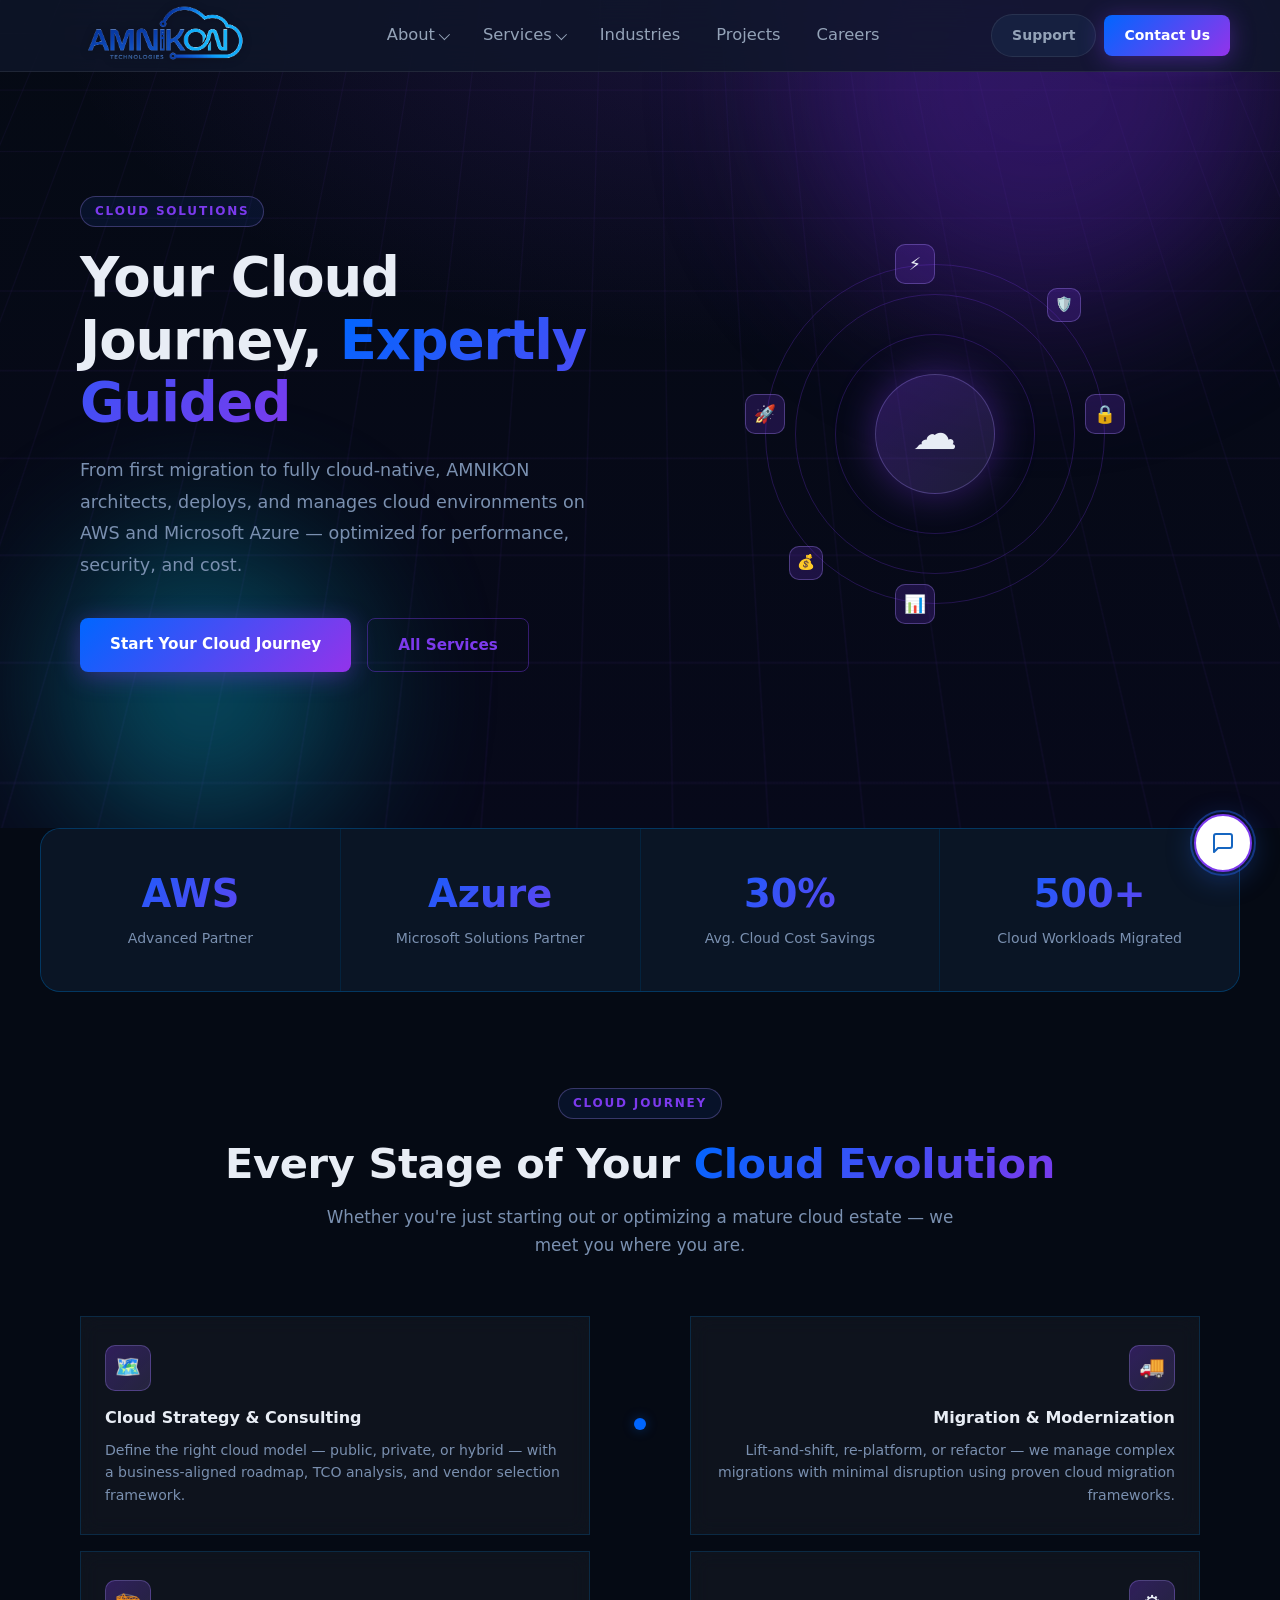
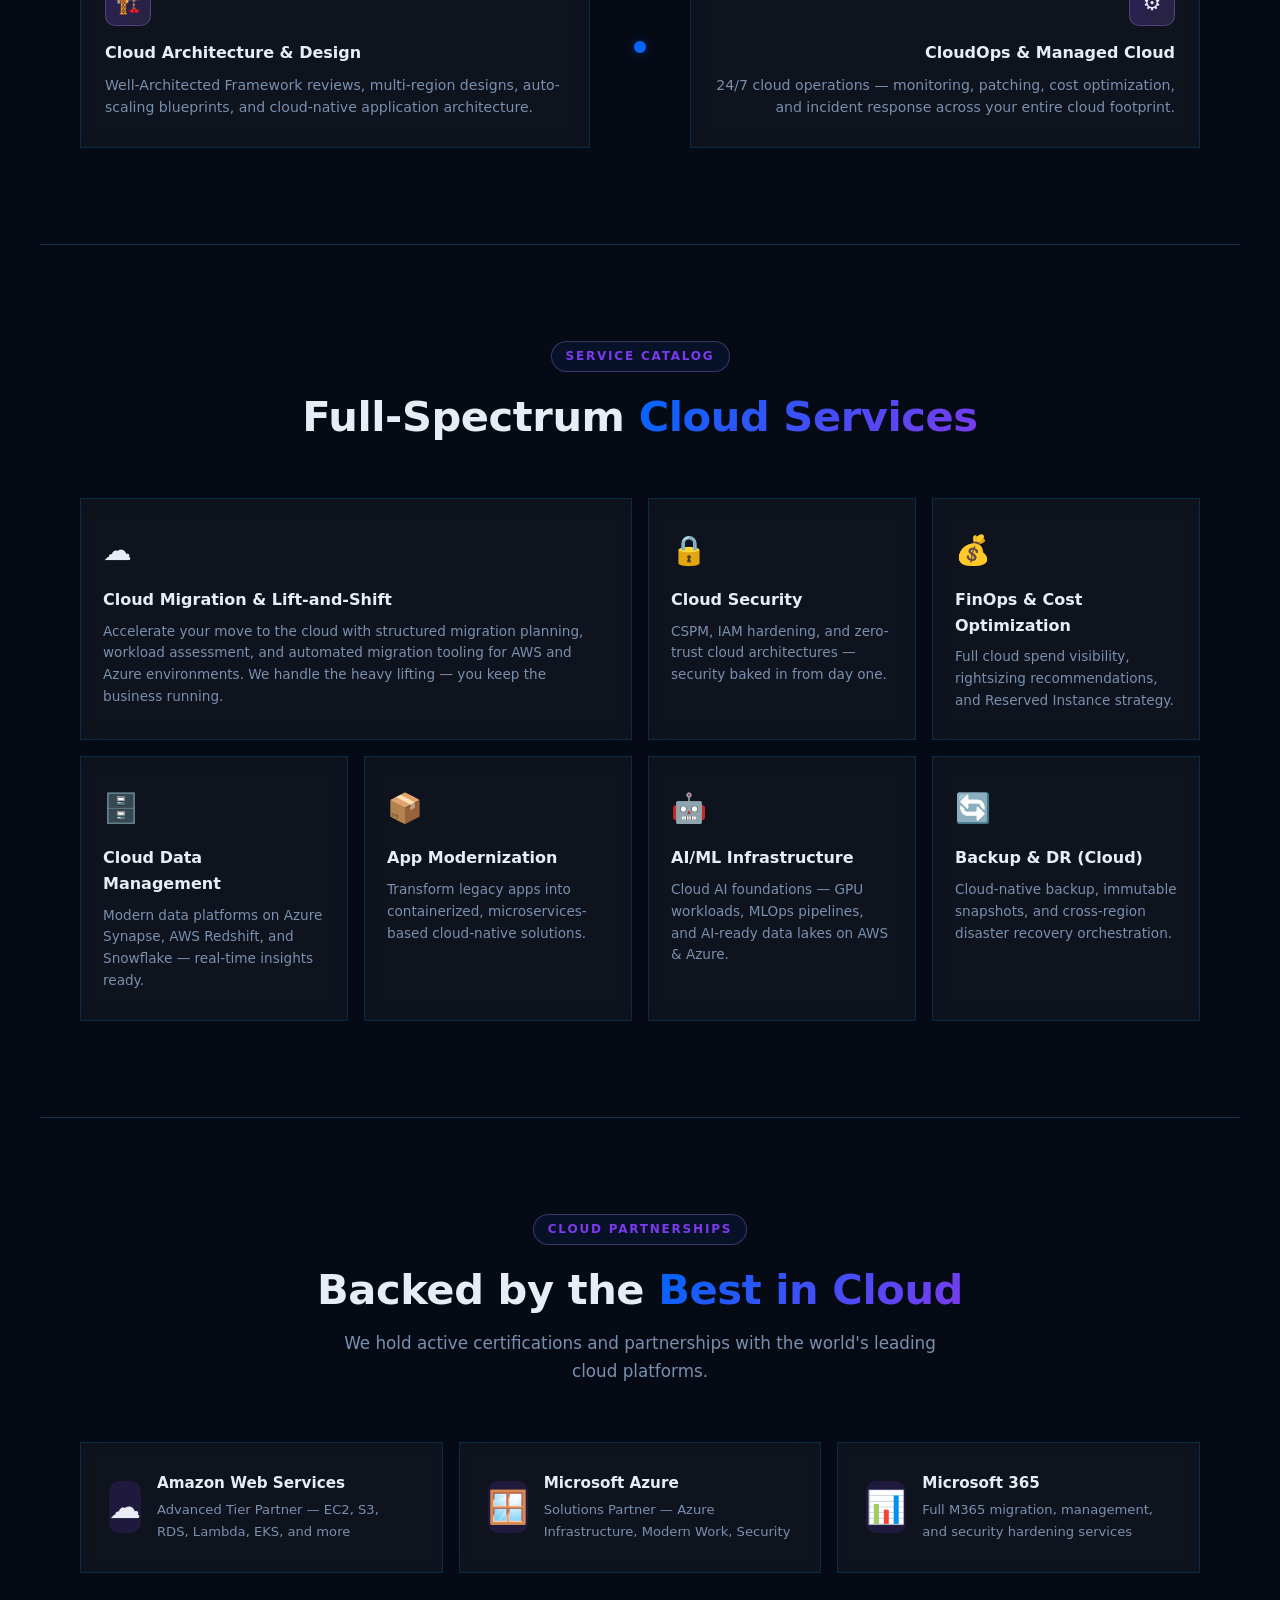
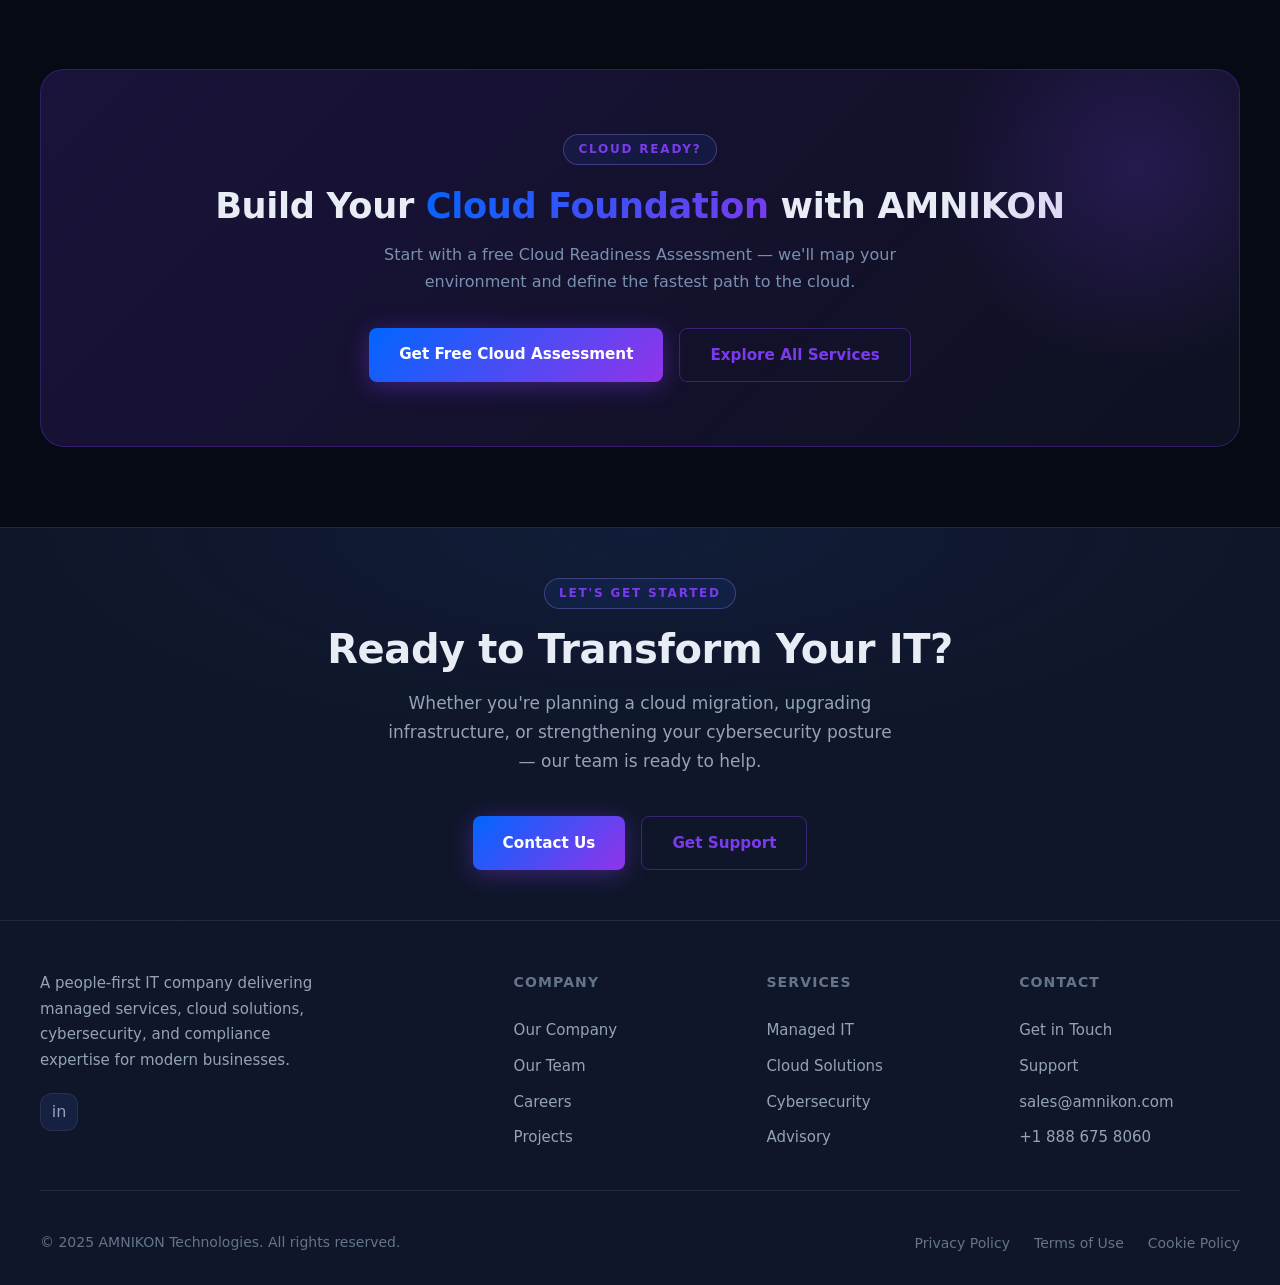
<file: pages/services/cloud.html>
<!DOCTYPE html>
<html lang="en">
<head>
  <meta charset="UTF-8">
  <meta name="viewport" content="width=device-width, initial-scale=1.0">
  <title>Cloud Solutions — AMNIKON</title>
  <link rel="stylesheet" href="../../assets/css/global.css">
  <link rel="stylesheet" href="../../assets/css/navbar.css">
  <link rel="stylesheet" href="../../assets/css/footer.css">
  <link rel="stylesheet" href="../../assets/css/chatbot.css">
  <style>
    :root {
  --brand: #0066ff;
  --accent: #00c2ff;
  --accent: #7c3aed;
  --dark: #050a14;
  --dark2: #0a1525;
  --card-bg: rgba(255,255,255,0.04);
  --card-border: rgba(0,150,255,0.18);
  --glow: rgba(0,102,255,0.35);
  --text: #e8edf5;
  --muted: #7a90b0;
}
    *,*::before,*::after{box-sizing:border-box;margin:0;padding:0;}
    body{background:var(--dark);color:var(--text);font-family:'Segoe UI',system-ui,sans-serif;overflow-x:hidden;}

    /* HERO */
    .hero{min-height:92vh;display:flex;align-items:center;position:relative;overflow:hidden;
      background:radial-gradient(ellipse 80% 60% at 60% 0%,rgba(124,58,237,.18) 0%,transparent 70%),
                 linear-gradient(180deg,#050a14 0%,#07091a 100%);}
    .hero-grid{position:absolute;inset:0;
      background-image:linear-gradient(rgba(124,58,237,.06) 1px,transparent 1px),
                       linear-gradient(90deg,rgba(124,58,237,.06) 1px,transparent 1px);
      background-size:60px 60px;
      transform:perspective(800px) rotateX(30deg) translateY(-10%);
      transform-origin:top center;animation:gridScroll 20s linear infinite;}
    @keyframes gridScroll{from{background-position:0 0}to{background-position:0 120px}}
    .orb{position:absolute;border-radius:50%;filter:blur(80px);opacity:.4;animation:orbFloat 8s ease-in-out infinite alternate;}
    .orb1{width:480px;height:480px;background:#5b21b6;top:-160px;right:0%;animation-delay:0s;}
    .orb2{width:280px;height:280px;background:#06b6d4;bottom:0%;left:5%;animation-delay:4s;}
    @keyframes orbFloat{from{transform:translateY(0) scale(1)}to{transform:translateY(-40px) scale(1.07)}}

    .hero-inner{position:relative;z-index:2;max-width:1200px;margin:0 auto;padding:120px 40px 80px;
      display:grid;grid-template-columns:1fr 1fr;gap:60px;align-items:center;}
    @media(max-width:860px){.hero-inner{grid-template-columns:1fr;padding:100px 24px 60px;}}

    .eyebrow{display:inline-block;font-size:.75rem;font-weight:700;letter-spacing:.15em;text-transform:uppercase;
      color:var(--accent);border:1px solid rgba(167,139,250,.3);border-radius:30px;padding:5px 14px;margin-bottom:20px;}
    .hero h1{font-size:clamp(2rem,5vw,3.4rem);font-weight:800;line-height:1.15;margin-bottom:20px;}
    .hero h1 span{background:linear-gradient(135deg,var(--brand),var(--accent));-webkit-background-clip:text;-webkit-text-fill-color:transparent;}
    .hero p{font-size:1.1rem;color:var(--muted);line-height:1.8;margin-bottom:36px;}
    .btn-row{display:flex;gap:16px;flex-wrap:wrap;}
    .btn-primary{background:linear-gradient(135deg,var(--brand),#9333ea);color:#fff;padding:14px 30px;border-radius:8px;
      font-weight:700;text-decoration:none;font-size:.95rem;transition:transform .2s,box-shadow .2s;
      box-shadow:0 4px 24px rgba(124,58,237,.4);}
    .btn-primary:hover{transform:translateY(-2px);box-shadow:0 8px 32px rgba(124,58,237,.6);}
    .btn-outline{border:1.5px solid rgba(124,58,237,.4);color:var(--accent);padding:14px 30px;border-radius:8px;
      font-weight:600;text-decoration:none;font-size:.95rem;transition:background .2s,border-color .2s;}
    .btn-outline:hover{background:rgba(124,58,237,.12);border-color:var(--accent);}

    /* Cloud orbit visual */
    .cloud-orbit{position:relative;width:340px;height:340px;margin:0 auto;}
    .orbit-ring{position:absolute;border:1px solid rgba(124,58,237,.25);border-radius:50%;}
    .ring1{inset:0;}
    .ring2{inset:30px;}
    .ring3{inset:70px;}
    .orbit-center{position:absolute;inset:50%;transform:translate(-50%,-50%);
      width:120px;height:120px;
      background:linear-gradient(135deg,rgba(124,58,237,.3),rgba(167,139,250,.15));
      border:1px solid rgba(167,139,250,.3);border-radius:50%;
      display:flex;align-items:center;justify-content:center;
      font-size:2.8rem;
      box-shadow:0 0 40px rgba(124,58,237,.4);
      animation:centerPulse 3s ease-in-out infinite alternate;}
    @keyframes centerPulse{from{box-shadow:0 0 40px rgba(124,58,237,.4)}to{box-shadow:0 0 70px rgba(124,58,237,.7)}}
    .orbit-dot{position:absolute;width:40px;height:40px;background:rgba(124,58,237,.2);
      border:1px solid rgba(167,139,250,.35);border-radius:10px;
      display:flex;align-items:center;justify-content:center;font-size:1.1rem;}
    .dot1{top:-20px;left:50%;transform:translateX(-50%);animation:orbitDot1 6s linear infinite;}
    .dot2{right:-20px;top:50%;transform:translateY(-50%);animation:orbitDot1 6s linear infinite .5s;}
    .dot3{bottom:-20px;left:50%;transform:translateX(-50%);animation:orbitDot1 6s linear infinite 1s;}
    .dot4{left:-20px;top:50%;transform:translateY(-50%);animation:orbitDot1 6s linear infinite 1.5s;}
    .dot5{top:10px;right:10px;animation:orbitDot1 8s linear infinite 2s;}
    .dot6{bottom:10px;left:10px;animation:orbitDot1 8s linear infinite 3s;}
    @keyframes orbitDot1{0%,100%{opacity:1;transform:translateX(-50%) scale(1)}50%{opacity:.5;transform:translateX(-50%) scale(.8)}}

    /* SECTION */
    .section{max-width:1200px;margin:0 auto;padding:96px 40px;}
    @media(max-width:600px){.section{padding:64px 20px;}}
    .section-label{text-align:center;margin-bottom:56px;}
    .section-label h2{font-size:clamp(1.6rem,4vw,2.6rem);font-weight:800;margin-bottom:14px;}
    .section-label p{color:var(--muted);font-size:1.05rem;max-width:640px;margin:0 auto;line-height:1.7;}
    .highlight{background:linear-gradient(135deg,var(--brand),var(--accent));-webkit-background-clip:text;-webkit-text-fill-color:transparent;}

    /* Journey Steps */
    .journey{display:flex;flex-direction:column;gap:0;}
    .journey-row{display:grid;grid-template-columns:1fr 60px 1fr;align-items:center;gap:20px;margin-bottom:0;}
    @media(max-width:700px){.journey-row{grid-template-columns:1fr;}}
    .journey-card{background:var(--card-bg);border:1px solid var(--card-border);border-radius:var(--radius);
      padding:28px 24px;backdrop-filter:blur(10px);transition:transform .3s,border-color .3s,box-shadow .3s;}
    .journey-card:hover{transform:translateY(-4px);border-color:rgba(167,139,250,.45);box-shadow:0 16px 40px rgba(0,0,0,.4),0 0 24px var(--glow);}
    .journey-card.right{text-align:right;}
    .journey-icon{width:46px;height:46px;background:linear-gradient(135deg,rgba(124,58,237,.3),rgba(167,139,250,.15));
      border:1px solid rgba(167,139,250,.3);border-radius:10px;display:flex;align-items:center;justify-content:center;
      font-size:1.3rem;margin-bottom:14px;}
    .journey-icon.right{margin-left:auto;}
    .journey-card h4{font-size:1rem;font-weight:700;margin-bottom:8px;}
    .journey-card p{font-size:.88rem;color:var(--muted);line-height:1.6;}
    .journey-connector{display:flex;flex-direction:column;align-items:center;gap:4px;}
    .connector-dot{width:12px;height:12px;background:var(--brand);border-radius:50%;box-shadow:0 0 12px var(--glow);}
    .connector-line{flex:1;width:2px;background:linear-gradient(180deg,var(--brand),transparent);}

    /* Services bento grid */
    .bento{display:grid;grid-template-columns:repeat(4,1fr);grid-template-rows:auto auto;gap:16px;}
    @media(max-width:1000px){.bento{grid-template-columns:repeat(2,1fr);}}
    @media(max-width:560px){.bento{grid-template-columns:1fr;}}
    .bento-card{background:var(--card-bg);border:1px solid var(--card-border);border-radius:var(--radius);
      padding:28px 22px;backdrop-filter:blur(10px);transition:transform .3s,border-color .3s,box-shadow .3s;position:relative;overflow:hidden;}
    .bento-card::after{content:'';position:absolute;inset:0;
      background:linear-gradient(135deg,rgba(124,58,237,.1),transparent);opacity:0;transition:opacity .3s;}
    .bento-card:hover{transform:translateY(-5px);border-color:rgba(167,139,250,.5);
      box-shadow:0 20px 50px rgba(0,0,0,.4),0 0 20px var(--glow);}
    .bento-card:hover::after{opacity:1;}
    .bento-card.wide{grid-column:span 2;}
    .bento-icon{font-size:1.8rem;margin-bottom:14px;}
    .bento-card h4{font-size:1rem;font-weight:700;margin-bottom:8px;}
    .bento-card p{font-size:.85rem;color:var(--muted);line-height:1.6;}

    /* Partners */
    .partners-grid{display:grid;grid-template-columns:repeat(3,1fr);gap:16px;}
    @media(max-width:600px){.partners-grid{grid-template-columns:1fr;}}
    .partner-card{background:var(--card-bg);border:1px solid var(--card-border);border-radius:var(--radius);
      padding:28px;display:flex;align-items:center;gap:16px;backdrop-filter:blur(8px);
      transition:border-color .3s,transform .3s;}
    .partner-card:hover{border-color:rgba(167,139,250,.5);transform:translateY(-3px);}
    .partner-logo{font-size:2rem;width:52px;height:52px;background:rgba(124,58,237,.15);
      border-radius:10px;display:flex;align-items:center;justify-content:center;}
    .partner-card h4{font-size:.95rem;font-weight:700;margin-bottom:4px;}
    .partner-card p{font-size:.82rem;color:var(--muted);}

    /* Stats band */
    .stats-band{display:grid;grid-template-columns:repeat(4,1fr);gap:1px;
      background:var(--card-border);border:1px solid var(--card-border);border-radius:20px;overflow:hidden;margin:0 40px;}
    @media(max-width:860px){.stats-band{grid-template-columns:repeat(2,1fr);}}
    @media(max-width:600px){.stats-band{margin:0 20px;}}
    .stat-item{background:var(--dark2);padding:40px 24px;text-align:center;}
    .stat-item h3{font-size:2.4rem;font-weight:900;
      background:linear-gradient(135deg,var(--brand),var(--accent));-webkit-background-clip:text;-webkit-text-fill-color:transparent;margin-bottom:8px;}
    .stat-item p{font-size:.88rem;color:var(--muted);}

    /* CTA */
    .cta-band{margin:0 40px 80px;background:linear-gradient(135deg,rgba(124,58,237,.18),rgba(167,139,250,.06));
      border:1px solid rgba(124,58,237,.3);border-radius:24px;padding:64px 48px;text-align:center;position:relative;overflow:hidden;}
    @media(max-width:600px){.cta-band{margin:0 20px 60px;padding:48px 24px;}}
    .cta-band::before{content:'';position:absolute;width:400px;height:400px;
      background:radial-gradient(circle,rgba(124,58,237,.2),transparent 70%);top:-100px;right:-100px;pointer-events:none;}
    .cta-band h2{font-size:clamp(1.5rem,3.5vw,2.2rem);font-weight:800;margin-bottom:14px;}
    .cta-band p{color:var(--muted);margin-bottom:32px;font-size:1rem;max-width:520px;margin-left:auto;margin-right:auto;}
    .cta-band .btn-row{justify-content:center;}
    .divider{border:none;border-top:1px solid var(--card-border);margin:0 40px;}
  </style>
</head>
<body>
  <div id="navbar-placeholder"></div>
  <script src="../../components/navbar.js"></script>

  <!-- HERO -->
  <section class="hero">
    <div class="hero-grid"></div>
    <div class="orb orb1"></div>
    <div class="orb orb2"></div>
    <div class="hero-inner">
      <div>
        <span class="eyebrow">Cloud Solutions</span>
        <h1>Your Cloud Journey, <span>Expertly Guided</span></h1>
        <p>
          From first migration to fully cloud-native, AMNIKON architects, deploys, and
          manages cloud environments on AWS and Microsoft Azure — optimized for performance,
          security, and cost.
        </p>
        <div class="btn-row">
          <a href="../contact/contact.html" class="btn-primary">Start Your Cloud Journey</a>
          <a href="../services/services.html" class="btn-outline">All Services</a>
        </div>
      </div>
      <div class="hero-visual" style="display:flex;justify-content:center;">
        <div class="cloud-orbit">
          <div class="orbit-ring ring1"></div>
          <div class="orbit-ring ring2"></div>
          <div class="orbit-ring ring3"></div>
          <div class="orbit-center">☁️</div>
          <div class="orbit-dot dot1" style="animation:none;top:-20px;left:calc(50% - 20px);">⚡</div>
          <div class="orbit-dot dot2" style="animation:none;right:-20px;top:calc(50% - 20px);">🔒</div>
          <div class="orbit-dot dot3" style="animation:none;bottom:-20px;left:calc(50% - 20px);">📊</div>
          <div class="orbit-dot dot4" style="animation:none;left:-20px;top:calc(50% - 20px);">🚀</div>
          <div class="orbit-dot dot5" style="animation:none;top:24px;right:24px;width:34px;height:34px;font-size:.9rem;">🛡️</div>
          <div class="orbit-dot dot6" style="animation:none;bottom:24px;left:24px;width:34px;height:34px;font-size:.9rem;">💰</div>
        </div>
      </div>
    </div>
  </section>

  <!-- STATS -->
  <div class="stats-band">
    <div class="stat-item"><h3>AWS</h3><p>Advanced Partner</p></div>
    <div class="stat-item"><h3>Azure</h3><p>Microsoft Solutions Partner</p></div>
    <div class="stat-item"><h3>30%</h3><p>Avg. Cloud Cost Savings</p></div>
    <div class="stat-item"><h3>500+</h3><p>Cloud Workloads Migrated</p></div>
  </div>

  <!-- CLOUD JOURNEY -->
  <div class="section">
    <div class="section-label">
      <span class="eyebrow">Cloud Journey</span>
      <h2>Every Stage of Your <span class="highlight">Cloud Evolution</span></h2>
      <p>Whether you're just starting out or optimizing a mature cloud estate — we meet you where you are.</p>
    </div>
    <div class="journey">
      <div class="journey-row">
        <div class="journey-card">
          <div class="journey-icon">🗺️</div>
          <h4>Cloud Strategy & Consulting</h4>
          <p>Define the right cloud model — public, private, or hybrid — with a business-aligned roadmap, TCO analysis, and vendor selection framework.</p>
        </div>
        <div class="journey-connector"><div class="connector-dot"></div><div class="connector-line"></div></div>
        <div class="journey-card right">
          <div class="journey-icon right">🚚</div>
          <h4>Migration & Modernization</h4>
          <p>Lift-and-shift, re-platform, or refactor — we manage complex migrations with minimal disruption using proven cloud migration frameworks.</p>
        </div>
      </div>
      <div class="journey-row" style="margin-top:16px;">
        <div class="journey-card">
          <div class="journey-icon">🏗️</div>
          <h4>Cloud Architecture & Design</h4>
          <p>Well-Architected Framework reviews, multi-region designs, auto-scaling blueprints, and cloud-native application architecture.</p>
        </div>
        <div class="journey-connector"><div class="connector-dot"></div><div class="connector-line"></div></div>
        <div class="journey-card right">
          <div class="journey-icon right">⚙️</div>
          <h4>CloudOps & Managed Cloud</h4>
          <p>24/7 cloud operations — monitoring, patching, cost optimization, and incident response across your entire cloud footprint.</p>
        </div>
      </div>
    </div>
  </div>

  <hr class="divider">

  <!-- SERVICES BENTO -->
  <div class="section">
    <div class="section-label">
      <span class="eyebrow">Service Catalog</span>
      <h2>Full-Spectrum <span class="highlight">Cloud Services</span></h2>
    </div>
    <div class="bento">
      <div class="bento-card wide">
        <div class="bento-icon">☁️</div>
        <h4>Cloud Migration & Lift-and-Shift</h4>
        <p>Accelerate your move to the cloud with structured migration planning, workload assessment, and automated migration tooling for AWS and Azure environments. We handle the heavy lifting — you keep the business running.</p>
      </div>
      <div class="bento-card">
        <div class="bento-icon">🔒</div>
        <h4>Cloud Security</h4>
        <p>CSPM, IAM hardening, and zero-trust cloud architectures — security baked in from day one.</p>
      </div>
      <div class="bento-card">
        <div class="bento-icon">💰</div>
        <h4>FinOps & Cost Optimization</h4>
        <p>Full cloud spend visibility, rightsizing recommendations, and Reserved Instance strategy.</p>
      </div>
      <div class="bento-card">
        <div class="bento-icon">🗄️</div>
        <h4>Cloud Data Management</h4>
        <p>Modern data platforms on Azure Synapse, AWS Redshift, and Snowflake — real-time insights ready.</p>
      </div>
      <div class="bento-card">
        <div class="bento-icon">📦</div>
        <h4>App Modernization</h4>
        <p>Transform legacy apps into containerized, microservices-based cloud-native solutions.</p>
      </div>
      <div class="bento-card">
        <div class="bento-icon">🤖</div>
        <h4>AI/ML Infrastructure</h4>
        <p>Cloud AI foundations — GPU workloads, MLOps pipelines, and AI-ready data lakes on AWS & Azure.</p>
      </div>
      <div class="bento-card">
        <div class="bento-icon">🔄</div>
        <h4>Backup & DR (Cloud)</h4>
        <p>Cloud-native backup, immutable snapshots, and cross-region disaster recovery orchestration.</p>
      </div>
    </div>
  </div>

  <hr class="divider">

  <!-- PARTNERS -->
  <div class="section">
    <div class="section-label">
      <span class="eyebrow">Cloud Partnerships</span>
      <h2>Backed by the <span class="highlight">Best in Cloud</span></h2>
      <p>We hold active certifications and partnerships with the world's leading cloud platforms.</p>
    </div>
    <div class="partners-grid">
      <div class="partner-card">
        <div class="partner-logo">☁️</div>
        <div>
          <h4>Amazon Web Services</h4>
          <p>Advanced Tier Partner — EC2, S3, RDS, Lambda, EKS, and more</p>
        </div>
      </div>
      <div class="partner-card">
        <div class="partner-logo">🪟</div>
        <div>
          <h4>Microsoft Azure</h4>
          <p>Solutions Partner — Azure Infrastructure, Modern Work, Security</p>
        </div>
      </div>
      <div class="partner-card">
        <div class="partner-logo">📊</div>
        <div>
          <h4>Microsoft 365</h4>
          <p>Full M365 migration, management, and security hardening services</p>
        </div>
      </div>
    </div>
  </div>

  <!-- CTA -->
  <div class="cta-band">
    <span class="eyebrow">Cloud Ready?</span>
    <h2>Build Your <span class="highlight">Cloud Foundation</span> with AMNIKON</h2>
    <p>Start with a free Cloud Readiness Assessment — we'll map your environment and define the fastest path to the cloud.</p>
    <div class="btn-row">
      <a href="../contact/contact.html" class="btn-primary">Get Free Cloud Assessment</a>
      <a href="../services/services.html" class="btn-outline">Explore All Services</a>
    </div>
  </div>

  <div id="footer-placeholder"></div>
  <script src="../../components/footer.js"></script>
  <div id="chatbot-placeholder"></div>
  <script src="../../components/chatbot.js"></script>
  <script src="../../assets/js/global.js"></script>
</body>
</html>
</file>
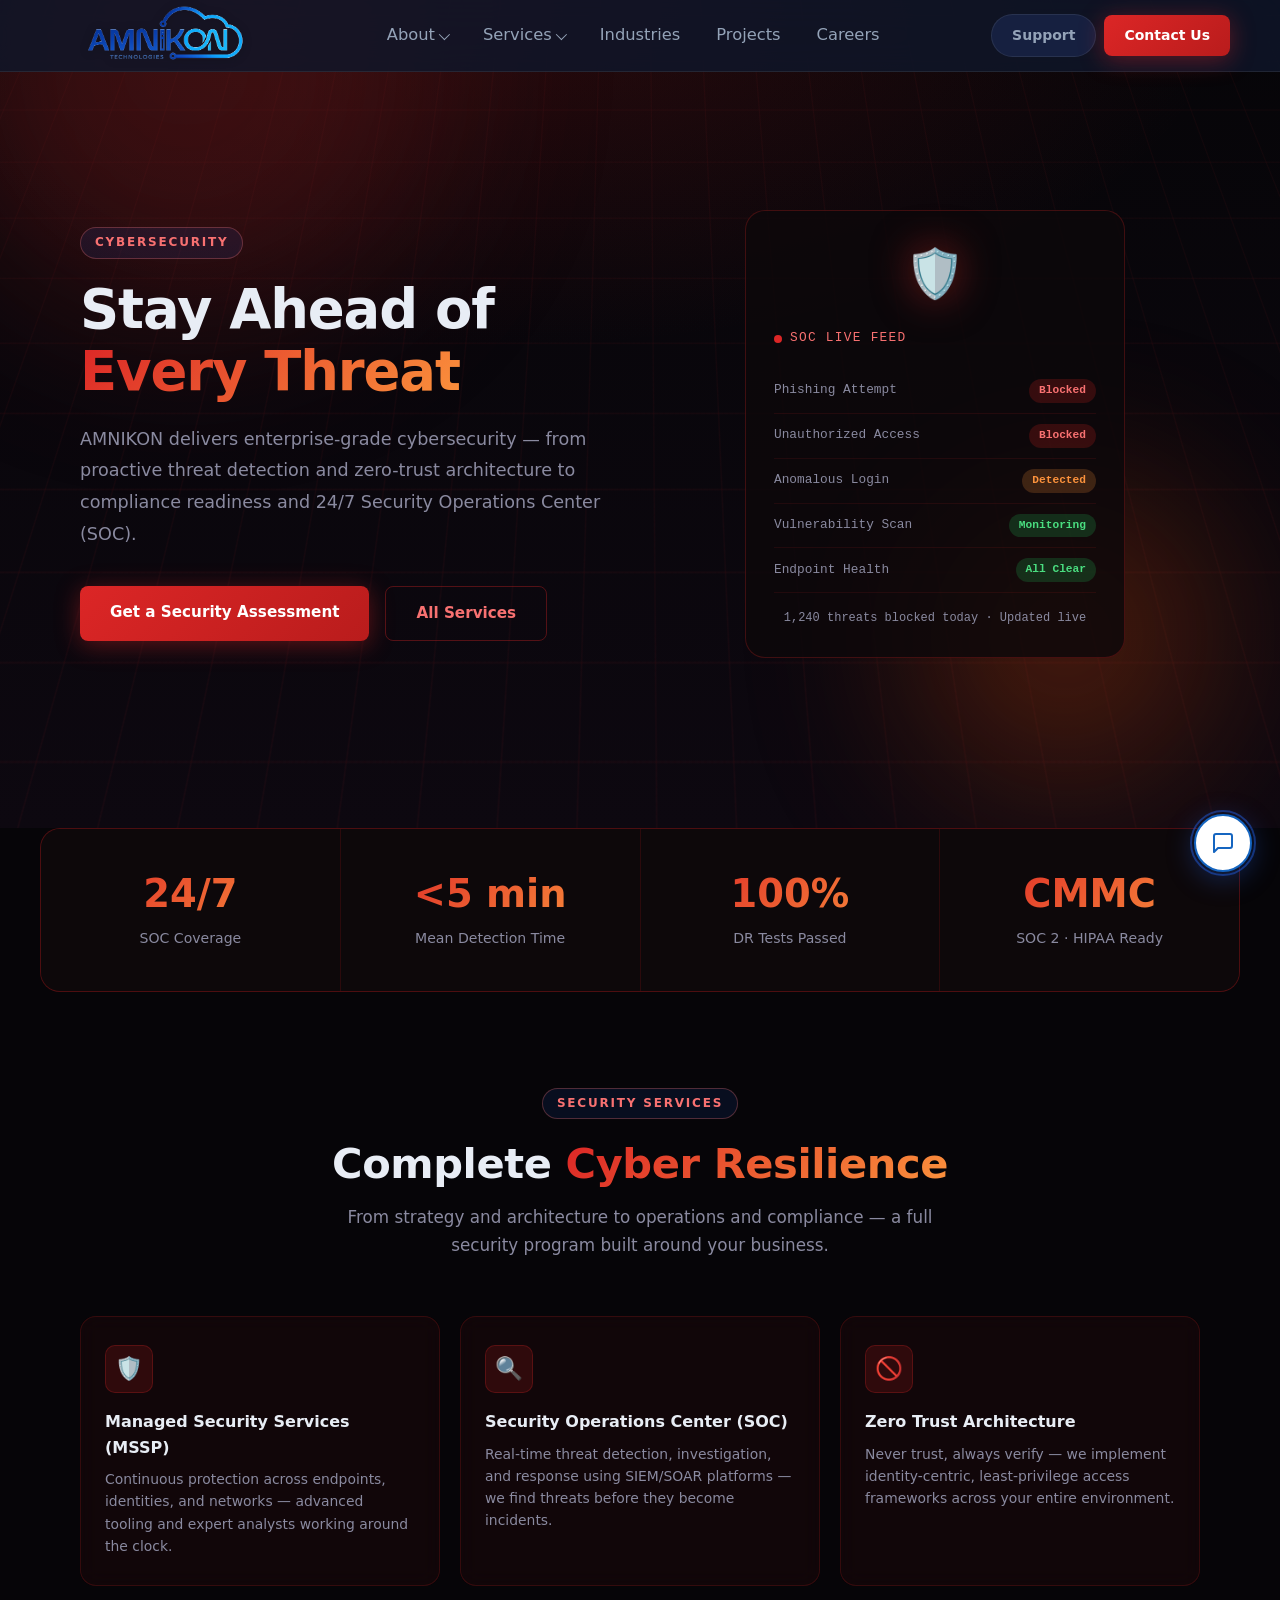
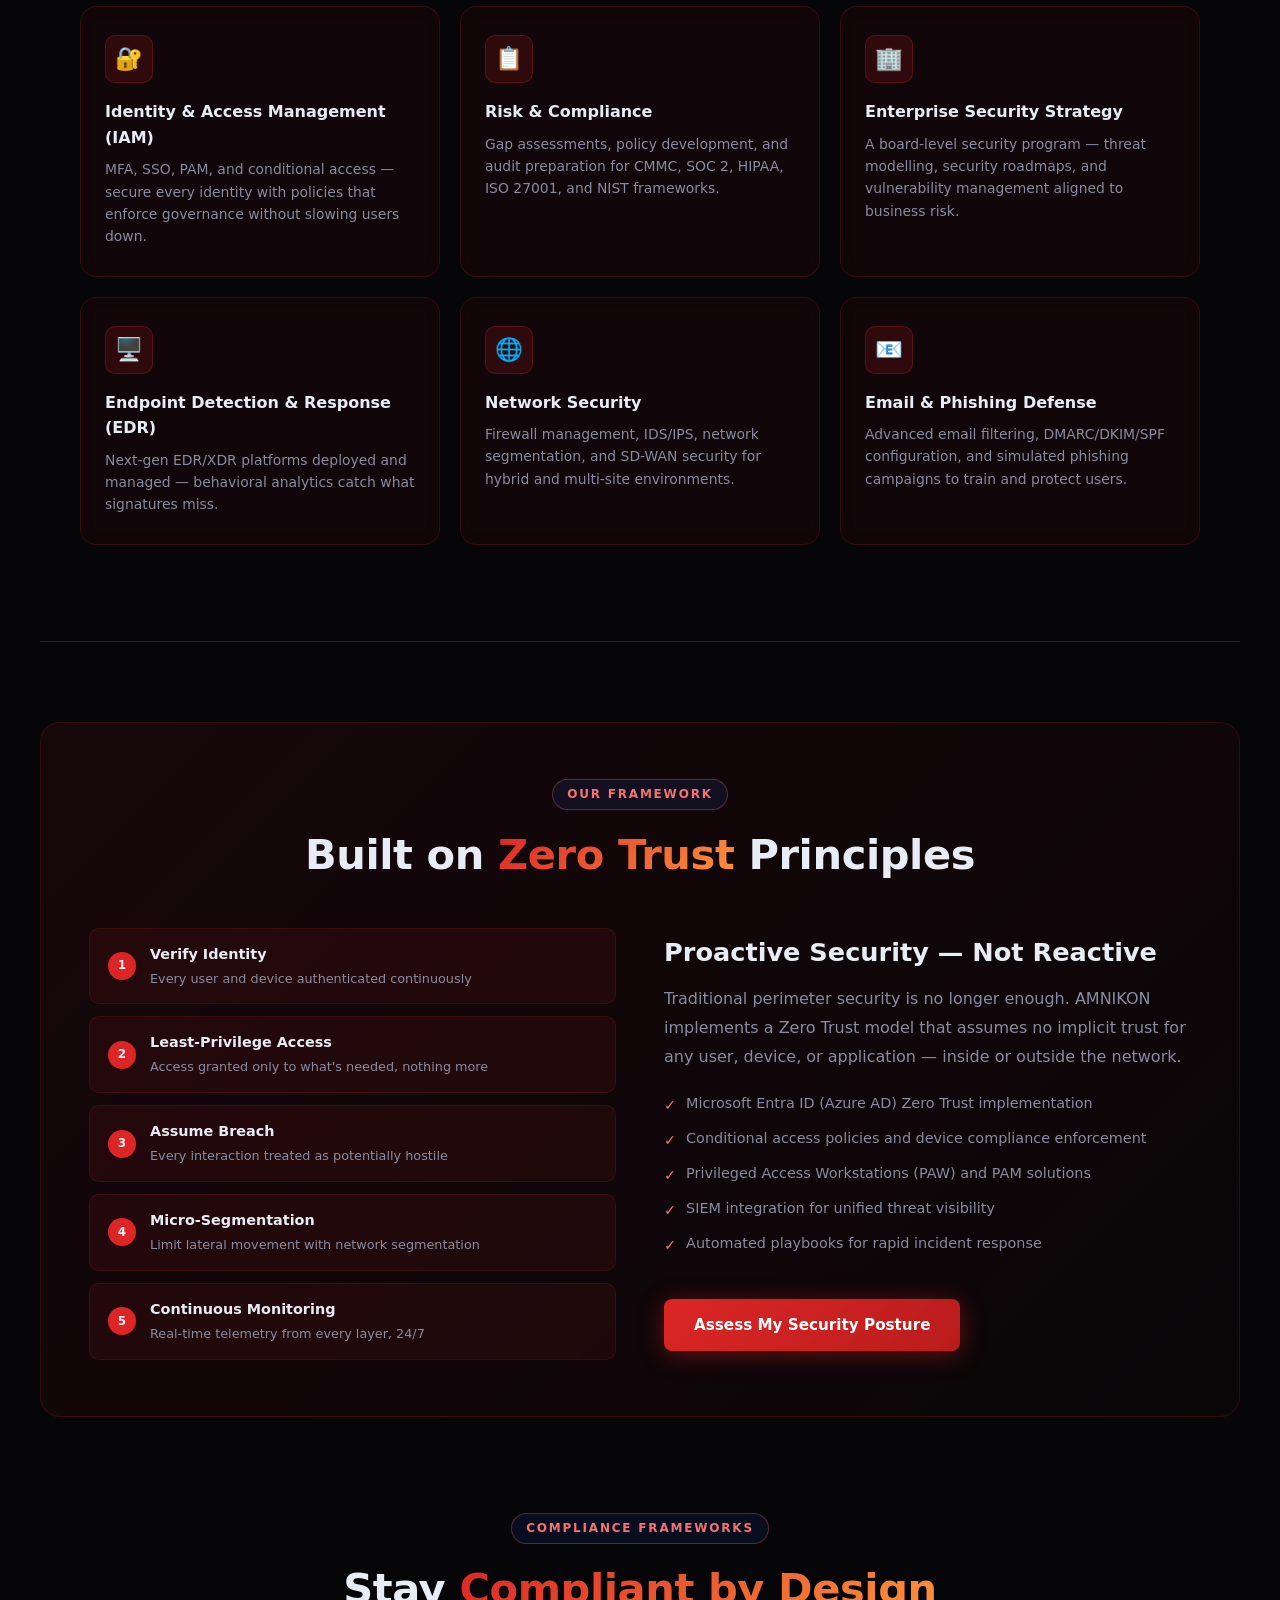
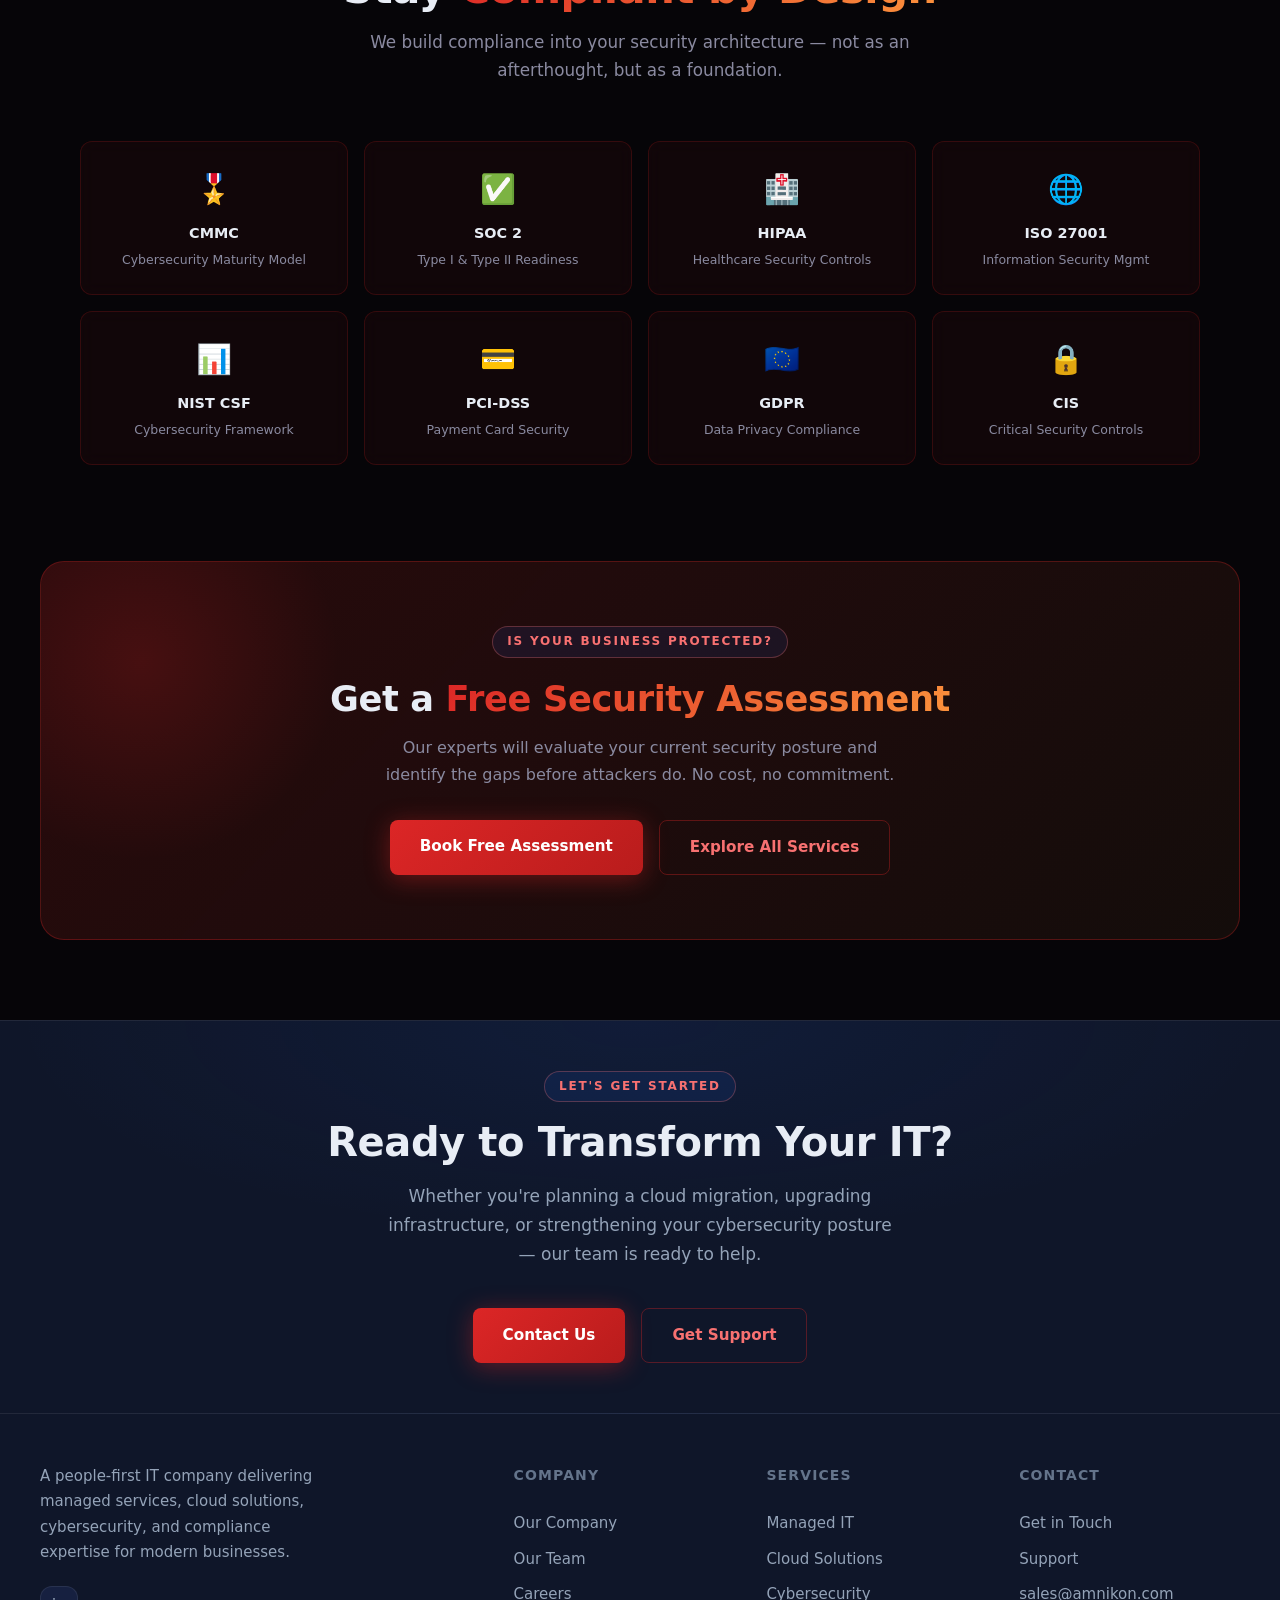
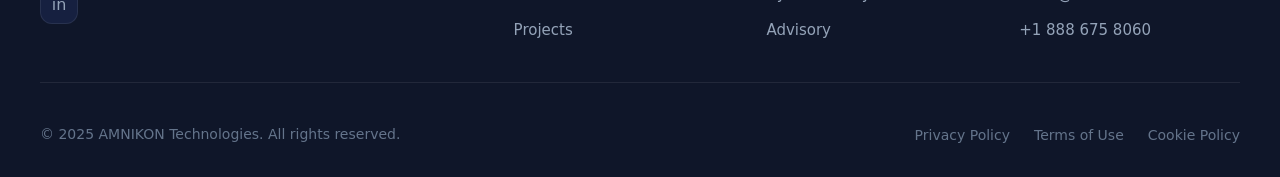
<file: pages/services/cybersecurity.html>
<!DOCTYPE html>
<html lang="en">
<head>
  <meta charset="UTF-8">
  <meta name="viewport" content="width=device-width, initial-scale=1.0">
  <title>Cybersecurity — AMNIKON</title>
  <link rel="stylesheet" href="../../assets/css/global.css">
  <link rel="stylesheet" href="../../assets/css/navbar.css">
  <link rel="stylesheet" href="../../assets/css/footer.css">
  <link rel="stylesheet" href="../../assets/css/chatbot.css">
  <style>
    :root{
      --brand:#dc2626;--brand2:#f87171;--brand3:#fb923c;
      --dark:#060508;--dark2:#0d080a;
      --card-bg:rgba(220,38,38,0.05);--card-border:rgba(220,38,38,0.18);
      --glow:rgba(220,38,38,0.35);--text:#e8edf5;--muted:#8a8aa0;--radius:16px;
    }
    *,*::before,*::after{box-sizing:border-box;margin:0;padding:0;}
    body{background:var(--dark);color:var(--text);font-family:'Segoe UI',system-ui,sans-serif;overflow-x:hidden;}

    /* HERO */
    .hero{min-height:92vh;display:flex;align-items:center;position:relative;overflow:hidden;
      background:radial-gradient(ellipse 80% 60% at 40% 0%,rgba(220,38,38,.16) 0%,transparent 70%),
                 linear-gradient(180deg,#060508 0%,#0d0810 100%);}
    .hero-grid{position:absolute;inset:0;
      background-image:linear-gradient(rgba(220,38,38,.05) 1px,transparent 1px),
                       linear-gradient(90deg,rgba(220,38,38,.05) 1px,transparent 1px);
      background-size:50px 50px;
      transform:perspective(800px) rotateX(30deg) translateY(-10%);
      transform-origin:top center;animation:gridScroll 25s linear infinite;}
    @keyframes gridScroll{from{background-position:0 0}to{background-position:0 100px}}

    .orb{position:absolute;border-radius:50%;filter:blur(90px);opacity:.35;animation:orbFloat 10s ease-in-out infinite alternate;}
    .orb1{width:500px;height:500px;background:#7f1d1d;top:-180px;left:-5%;animation-delay:0s;}
    .orb2{width:300px;height:300px;background:#c2410c;bottom:5%;right:5%;animation-delay:5s;}
    @keyframes orbFloat{from{transform:translateY(0)}to{transform:translateY(-35px)}}

    .hero-inner{position:relative;z-index:2;max-width:1200px;margin:0 auto;padding:120px 40px 80px;
      display:grid;grid-template-columns:1fr 1fr;gap:60px;align-items:center;}
    @media(max-width:860px){.hero-inner{grid-template-columns:1fr;padding:100px 24px 60px;}}

    .eyebrow{display:inline-block;font-size:.75rem;font-weight:700;letter-spacing:.15em;text-transform:uppercase;
      color:var(--brand2);border:1px solid rgba(248,113,113,.3);border-radius:30px;padding:5px 14px;margin-bottom:20px;}
    .hero h1{font-size:clamp(2rem,5vw,3.4rem);font-weight:800;line-height:1.15;margin-bottom:20px;}
    .hero h1 span{background:linear-gradient(135deg,var(--brand),var(--brand3));-webkit-background-clip:text;-webkit-text-fill-color:transparent;}
    .hero p{font-size:1.1rem;color:var(--muted);line-height:1.8;margin-bottom:36px;}
    .btn-row{display:flex;gap:16px;flex-wrap:wrap;}
    .btn-primary{background:linear-gradient(135deg,var(--brand),#b91c1c);color:#fff;padding:14px 30px;border-radius:8px;
      font-weight:700;text-decoration:none;font-size:.95rem;transition:transform .2s,box-shadow .2s;
      box-shadow:0 4px 24px rgba(220,38,38,.4);}
    .btn-primary:hover{transform:translateY(-2px);box-shadow:0 8px 32px rgba(220,38,38,.6);}
    .btn-outline{border:1.5px solid rgba(220,38,38,.35);color:var(--brand2);padding:14px 30px;border-radius:8px;
      font-weight:600;text-decoration:none;font-size:.95rem;transition:background .2s;}
    .btn-outline:hover{background:rgba(220,38,38,.1);}

    /* Threat visual */
    .threat-display{background:rgba(13,8,10,.8);border:1px solid rgba(220,38,38,.25);border-radius:20px;
      padding:28px;width:100%;max-width:380px;margin:0 auto;font-family:'Courier New',monospace;}
    .threat-header{display:flex;align-items:center;gap:8px;margin-bottom:20px;font-size:.8rem;
      color:var(--brand2);text-transform:uppercase;letter-spacing:.1em;}
    .live-dot{width:8px;height:8px;background:var(--brand);border-radius:50%;animation:pulse 1.5s ease-in-out infinite;}
    @keyframes pulse{0%,100%{opacity:1;box-shadow:0 0 8px var(--brand)}50%{opacity:.3;box-shadow:none}}
    .threat-item{display:flex;justify-content:space-between;align-items:center;
      padding:10px 0;border-bottom:1px solid rgba(220,38,38,.1);font-size:.8rem;}
    .threat-item:last-child{border:none;}
    .threat-type{color:var(--muted);}
    .threat-status{padding:3px 10px;border-radius:12px;font-size:.7rem;font-weight:700;}
    .blocked{background:rgba(220,38,38,.2);color:#f87171;}
    .detected{background:rgba(251,146,60,.2);color:#fb923c;}
    .monitoring{background:rgba(34,197,94,.2);color:#4ade80;}
    .threat-footer{margin-top:16px;font-size:.75rem;color:var(--muted);text-align:center;}
    .shield-big{font-size:3rem;text-align:center;margin-bottom:12px;
      filter:drop-shadow(0 0 20px rgba(220,38,38,.5));animation:shieldGlow 3s ease-in-out infinite alternate;}
    @keyframes shieldGlow{from{filter:drop-shadow(0 0 20px rgba(220,38,38,.5))}to{filter:drop-shadow(0 0 40px rgba(220,38,38,.8))}}

    /* SECTION */
    .section{max-width:1200px;margin:0 auto;padding:96px 40px;}
    @media(max-width:600px){.section{padding:64px 20px;}}
    .section-label{text-align:center;margin-bottom:56px;}
    .section-label h2{font-size:clamp(1.6rem,4vw,2.6rem);font-weight:800;margin-bottom:14px;}
    .section-label p{color:var(--muted);font-size:1.05rem;max-width:640px;margin:0 auto;line-height:1.7;}
    .highlight{background:linear-gradient(135deg,var(--brand),var(--brand3));-webkit-background-clip:text;-webkit-text-fill-color:transparent;}

    /* Services grid */
    .svc-grid{display:grid;grid-template-columns:repeat(3,1fr);gap:20px;}
    @media(max-width:900px){.svc-grid{grid-template-columns:repeat(2,1fr);}}
    @media(max-width:560px){.svc-grid{grid-template-columns:1fr;}}
    .svc-card{background:var(--card-bg);border:1px solid var(--card-border);border-radius:var(--radius);
      padding:28px 24px;backdrop-filter:blur(10px);transition:transform .3s,border-color .3s,box-shadow .3s;
      position:relative;overflow:hidden;}
    .svc-card::before{content:'';position:absolute;top:0;left:0;right:0;height:2px;
      background:linear-gradient(90deg,transparent,var(--brand),transparent);opacity:0;transition:opacity .3s;}
    .svc-card:hover{transform:translateY(-5px);border-color:rgba(248,113,113,.4);
      box-shadow:0 16px 50px rgba(0,0,0,.5),0 0 24px var(--glow);}
    .svc-card:hover::before{opacity:1;}
    .svc-icon{width:48px;height:48px;background:rgba(220,38,38,.15);border:1px solid rgba(220,38,38,.25);
      border-radius:10px;display:flex;align-items:center;justify-content:center;font-size:1.4rem;margin-bottom:16px;}
    .svc-card h4{font-size:1rem;font-weight:700;margin-bottom:8px;}
    .svc-card p{font-size:.87rem;color:var(--muted);line-height:1.6;}

    /* Zero trust visual */
    .zero-trust{background:linear-gradient(135deg,rgba(220,38,38,.08),rgba(13,8,10,.6));
      border:1px solid var(--card-border);border-radius:20px;padding:56px 48px;margin:0 40px;}
    @media(max-width:600px){.zero-trust{margin:0 20px;padding:40px 24px;}}
    .zt-grid{display:grid;grid-template-columns:1fr 1fr;gap:48px;margin-top:48px;align-items:center;}
    @media(max-width:700px){.zt-grid{grid-template-columns:1fr;}}
    .zt-layers{display:flex;flex-direction:column;gap:12px;}
    .zt-layer{display:flex;align-items:center;gap:14px;
      background:rgba(220,38,38,.08);border:1px solid rgba(220,38,38,.15);
      border-radius:10px;padding:14px 18px;transition:border-color .3s,background .3s;}
    .zt-layer:hover{border-color:rgba(248,113,113,.4);background:rgba(220,38,38,.14);}
    .zt-num{width:28px;height:28px;background:var(--brand);border-radius:50%;
      display:flex;align-items:center;justify-content:center;font-size:.75rem;font-weight:800;flex-shrink:0;}
    .zt-layer h5{font-size:.9rem;font-weight:700;margin-bottom:2px;}
    .zt-layer p{font-size:.8rem;color:var(--muted);}
    .zt-text h3{font-size:1.6rem;font-weight:800;margin-bottom:16px;}
    .zt-text p{color:var(--muted);line-height:1.8;margin-bottom:20px;}
    .check-list{list-style:none;display:flex;flex-direction:column;gap:10px;}
    .check-list li{display:flex;gap:10px;align-items:flex-start;font-size:.9rem;color:var(--muted);}
    .check-list li::before{content:'✓';color:var(--brand2);font-weight:700;flex-shrink:0;margin-top:2px;}

    /* Compliance */
    .compliance-row{display:grid;grid-template-columns:repeat(4,1fr);gap:16px;}
    @media(max-width:900px){.compliance-row{grid-template-columns:repeat(2,1fr);}}
    @media(max-width:480px){.compliance-row{grid-template-columns:1fr 1fr;}}
    .comp-badge{background:var(--card-bg);border:1px solid var(--card-border);border-radius:12px;
      padding:24px 16px;text-align:center;backdrop-filter:blur(8px);transition:transform .2s,border-color .2s;}
    .comp-badge:hover{transform:translateY(-3px);border-color:rgba(248,113,113,.4);}
    .comp-badge .icon{font-size:1.8rem;margin-bottom:10px;}
    .comp-badge h5{font-size:.9rem;font-weight:700;margin-bottom:4px;}
    .comp-badge p{font-size:.78rem;color:var(--muted);}

    /* Stats */
    .stats-band{display:grid;grid-template-columns:repeat(4,1fr);gap:1px;
      background:var(--card-border);border:1px solid var(--card-border);border-radius:20px;overflow:hidden;margin:0 40px;}
    @media(max-width:860px){.stats-band{grid-template-columns:repeat(2,1fr);}}
    @media(max-width:600px){.stats-band{margin:0 20px;}}
    .stat-item{background:var(--dark2);padding:40px 24px;text-align:center;}
    .stat-item h3{font-size:2.4rem;font-weight:900;
      background:linear-gradient(135deg,var(--brand),var(--brand3));-webkit-background-clip:text;-webkit-text-fill-color:transparent;margin-bottom:8px;}
    .stat-item p{font-size:.88rem;color:var(--muted);}

    /* CTA */
    .cta-band{margin:0 40px 80px;background:linear-gradient(135deg,rgba(220,38,38,.16),rgba(251,146,60,.06));
      border:1px solid rgba(220,38,38,.3);border-radius:24px;padding:64px 48px;text-align:center;position:relative;overflow:hidden;}
    @media(max-width:600px){.cta-band{margin:0 20px 60px;padding:48px 24px;}}
    .cta-band::before{content:'';position:absolute;width:400px;height:400px;
      background:radial-gradient(circle,rgba(220,38,38,.18),transparent 70%);top:-100px;left:-100px;pointer-events:none;}
    .cta-band h2{font-size:clamp(1.5rem,3.5vw,2.2rem);font-weight:800;margin-bottom:14px;}
    .cta-band p{color:var(--muted);margin-bottom:32px;font-size:1rem;max-width:520px;margin-left:auto;margin-right:auto;}
    .cta-band .btn-row{justify-content:center;}
    .divider{border:none;border-top:1px solid var(--card-border);margin:0 40px;}
    @media(max-width:600px){.divider{margin:0 20px;}}
  </style>
</head>
<body>
  <div id="navbar-placeholder"></div>
  <script src="../../components/navbar.js"></script>

  <!-- HERO -->
  <section class="hero">
    <div class="hero-grid"></div>
    <div class="orb orb1"></div>
    <div class="orb orb2"></div>
    <div class="hero-inner">
      <div>
        <span class="eyebrow">Cybersecurity</span>
        <h1>Stay Ahead of <span>Every Threat</span></h1>
        <p>
          AMNIKON delivers enterprise-grade cybersecurity — from proactive threat detection
          and zero-trust architecture to compliance readiness and 24/7 Security Operations Center (SOC).
        </p>
        <div class="btn-row">
          <a href="../contact/contact.html" class="btn-primary">Get a Security Assessment</a>
          <a href="../services/services.html" class="btn-outline">All Services</a>
        </div>
      </div>
      <div style="display:flex;justify-content:center;">
        <div class="threat-display">
          <div class="shield-big">🛡️</div>
          <div class="threat-header"><div class="live-dot"></div>SOC Live Feed</div>
          <div class="threat-item">
            <span class="threat-type">Phishing Attempt</span>
            <span class="threat-status blocked">Blocked</span>
          </div>
          <div class="threat-item">
            <span class="threat-type">Unauthorized Access</span>
            <span class="threat-status blocked">Blocked</span>
          </div>
          <div class="threat-item">
            <span class="threat-type">Anomalous Login</span>
            <span class="threat-status detected">Detected</span>
          </div>
          <div class="threat-item">
            <span class="threat-type">Vulnerability Scan</span>
            <span class="threat-status monitoring">Monitoring</span>
          </div>
          <div class="threat-item">
            <span class="threat-type">Endpoint Health</span>
            <span class="threat-status monitoring">All Clear</span>
          </div>
          <div class="threat-footer">1,240 threats blocked today · Updated live</div>
        </div>
      </div>
    </div>
  </section>

  <!-- STATS -->
  <div class="stats-band">
    <div class="stat-item"><h3>24/7</h3><p>SOC Coverage</p></div>
    <div class="stat-item"><h3>&lt;5 min</h3><p>Mean Detection Time</p></div>
    <div class="stat-item"><h3>100%</h3><p>DR Tests Passed</p></div>
    <div class="stat-item"><h3>CMMC</h3><p>SOC 2 · HIPAA Ready</p></div>
  </div>

  <!-- CORE SERVICES -->
  <div class="section">
    <div class="section-label">
      <span class="eyebrow">Security Services</span>
      <h2>Complete <span class="highlight">Cyber Resilience</span></h2>
      <p>From strategy and architecture to operations and compliance — a full security program built around your business.</p>
    </div>
    <div class="svc-grid">
      <div class="svc-card">
        <div class="svc-icon">🛡️</div>
        <h4>Managed Security Services (MSSP)</h4>
        <p>Continuous protection across endpoints, identities, and networks — advanced tooling and expert analysts working around the clock.</p>
      </div>
      <div class="svc-card">
        <div class="svc-icon">🔍</div>
        <h4>Security Operations Center (SOC)</h4>
        <p>Real-time threat detection, investigation, and response using SIEM/SOAR platforms — we find threats before they become incidents.</p>
      </div>
      <div class="svc-card">
        <div class="svc-icon">🚫</div>
        <h4>Zero Trust Architecture</h4>
        <p>Never trust, always verify — we implement identity-centric, least-privilege access frameworks across your entire environment.</p>
      </div>
      <div class="svc-card">
        <div class="svc-icon">🔐</div>
        <h4>Identity & Access Management (IAM)</h4>
        <p>MFA, SSO, PAM, and conditional access — secure every identity with policies that enforce governance without slowing users down.</p>
      </div>
      <div class="svc-card">
        <div class="svc-icon">📋</div>
        <h4>Risk & Compliance</h4>
        <p>Gap assessments, policy development, and audit preparation for CMMC, SOC 2, HIPAA, ISO 27001, and NIST frameworks.</p>
      </div>
      <div class="svc-card">
        <div class="svc-icon">🏢</div>
        <h4>Enterprise Security Strategy</h4>
        <p>A board-level security program — threat modelling, security roadmaps, and vulnerability management aligned to business risk.</p>
      </div>
      <div class="svc-card">
        <div class="svc-icon">🖥️</div>
        <h4>Endpoint Detection & Response (EDR)</h4>
        <p>Next-gen EDR/XDR platforms deployed and managed — behavioral analytics catch what signatures miss.</p>
      </div>
      <div class="svc-card">
        <div class="svc-icon">🌐</div>
        <h4>Network Security</h4>
        <p>Firewall management, IDS/IPS, network segmentation, and SD-WAN security for hybrid and multi-site environments.</p>
      </div>
      <div class="svc-card">
        <div class="svc-icon">📧</div>
        <h4>Email & Phishing Defense</h4>
        <p>Advanced email filtering, DMARC/DKIM/SPF configuration, and simulated phishing campaigns to train and protect users.</p>
      </div>
    </div>
  </div>

  <hr class="divider">

  <!-- ZERO TRUST -->
  <div class="zero-trust" style="margin-top:80px;">
    <div class="section-label" style="margin-bottom:0;">
      <span class="eyebrow">Our Framework</span>
      <h2>Built on <span class="highlight">Zero Trust</span> Principles</h2>
    </div>
    <div class="zt-grid">
      <div class="zt-layers">
        <div class="zt-layer">
          <div class="zt-num">1</div>
          <div><h5>Verify Identity</h5><p>Every user and device authenticated continuously</p></div>
        </div>
        <div class="zt-layer">
          <div class="zt-num">2</div>
          <div><h5>Least-Privilege Access</h5><p>Access granted only to what's needed, nothing more</p></div>
        </div>
        <div class="zt-layer">
          <div class="zt-num">3</div>
          <div><h5>Assume Breach</h5><p>Every interaction treated as potentially hostile</p></div>
        </div>
        <div class="zt-layer">
          <div class="zt-num">4</div>
          <div><h5>Micro-Segmentation</h5><p>Limit lateral movement with network segmentation</p></div>
        </div>
        <div class="zt-layer">
          <div class="zt-num">5</div>
          <div><h5>Continuous Monitoring</h5><p>Real-time telemetry from every layer, 24/7</p></div>
        </div>
      </div>
      <div class="zt-text">
        <h3>Proactive Security — Not Reactive</h3>
        <p>Traditional perimeter security is no longer enough. AMNIKON implements a Zero Trust model that assumes no implicit trust for any user, device, or application — inside or outside the network.</p>
        <ul class="check-list">
          <li>Microsoft Entra ID (Azure AD) Zero Trust implementation</li>
          <li>Conditional access policies and device compliance enforcement</li>
          <li>Privileged Access Workstations (PAW) and PAM solutions</li>
          <li>SIEM integration for unified threat visibility</li>
          <li>Automated playbooks for rapid incident response</li>
        </ul>
        <br>
        <a href="../contact/contact.html" class="btn-primary" style="display:inline-block;margin-top:16px;">Assess My Security Posture</a>
      </div>
    </div>
  </div>

  <!-- COMPLIANCE -->
  <div class="section">
    <div class="section-label">
      <span class="eyebrow">Compliance Frameworks</span>
      <h2>Stay <span class="highlight">Compliant by Design</span></h2>
      <p>We build compliance into your security architecture — not as an afterthought, but as a foundation.</p>
    </div>
    <div class="compliance-row">
      <div class="comp-badge"><div class="icon">🎖️</div><h5>CMMC</h5><p>Cybersecurity Maturity Model</p></div>
      <div class="comp-badge"><div class="icon">✅</div><h5>SOC 2</h5><p>Type I & Type II Readiness</p></div>
      <div class="comp-badge"><div class="icon">🏥</div><h5>HIPAA</h5><p>Healthcare Security Controls</p></div>
      <div class="comp-badge"><div class="icon">🌐</div><h5>ISO 27001</h5><p>Information Security Mgmt</p></div>
      <div class="comp-badge"><div class="icon">📊</div><h5>NIST CSF</h5><p>Cybersecurity Framework</p></div>
      <div class="comp-badge"><div class="icon">💳</div><h5>PCI-DSS</h5><p>Payment Card Security</p></div>
      <div class="comp-badge"><div class="icon">🇪🇺</div><h5>GDPR</h5><p>Data Privacy Compliance</p></div>
      <div class="comp-badge"><div class="icon">🔒</div><h5>CIS</h5><p>Critical Security Controls</p></div>
    </div>
  </div>

  <!-- CTA -->
  <div class="cta-band">
    <span class="eyebrow">Is Your Business Protected?</span>
    <h2>Get a <span class="highlight">Free Security Assessment</span></h2>
    <p>Our experts will evaluate your current security posture and identify the gaps before attackers do. No cost, no commitment.</p>
    <div class="btn-row">
      <a href="../contact/contact.html" class="btn-primary">Book Free Assessment</a>
      <a href="../services/services.html" class="btn-outline">Explore All Services</a>
    </div>
  </div>

  <div id="footer-placeholder"></div>
  <script src="../../components/footer.js"></script>
  <div id="chatbot-placeholder"></div>
  <script src="../../components/chatbot.js"></script>
  <script src="../../assets/js/global.js"></script>
</body>
</html>
</file>
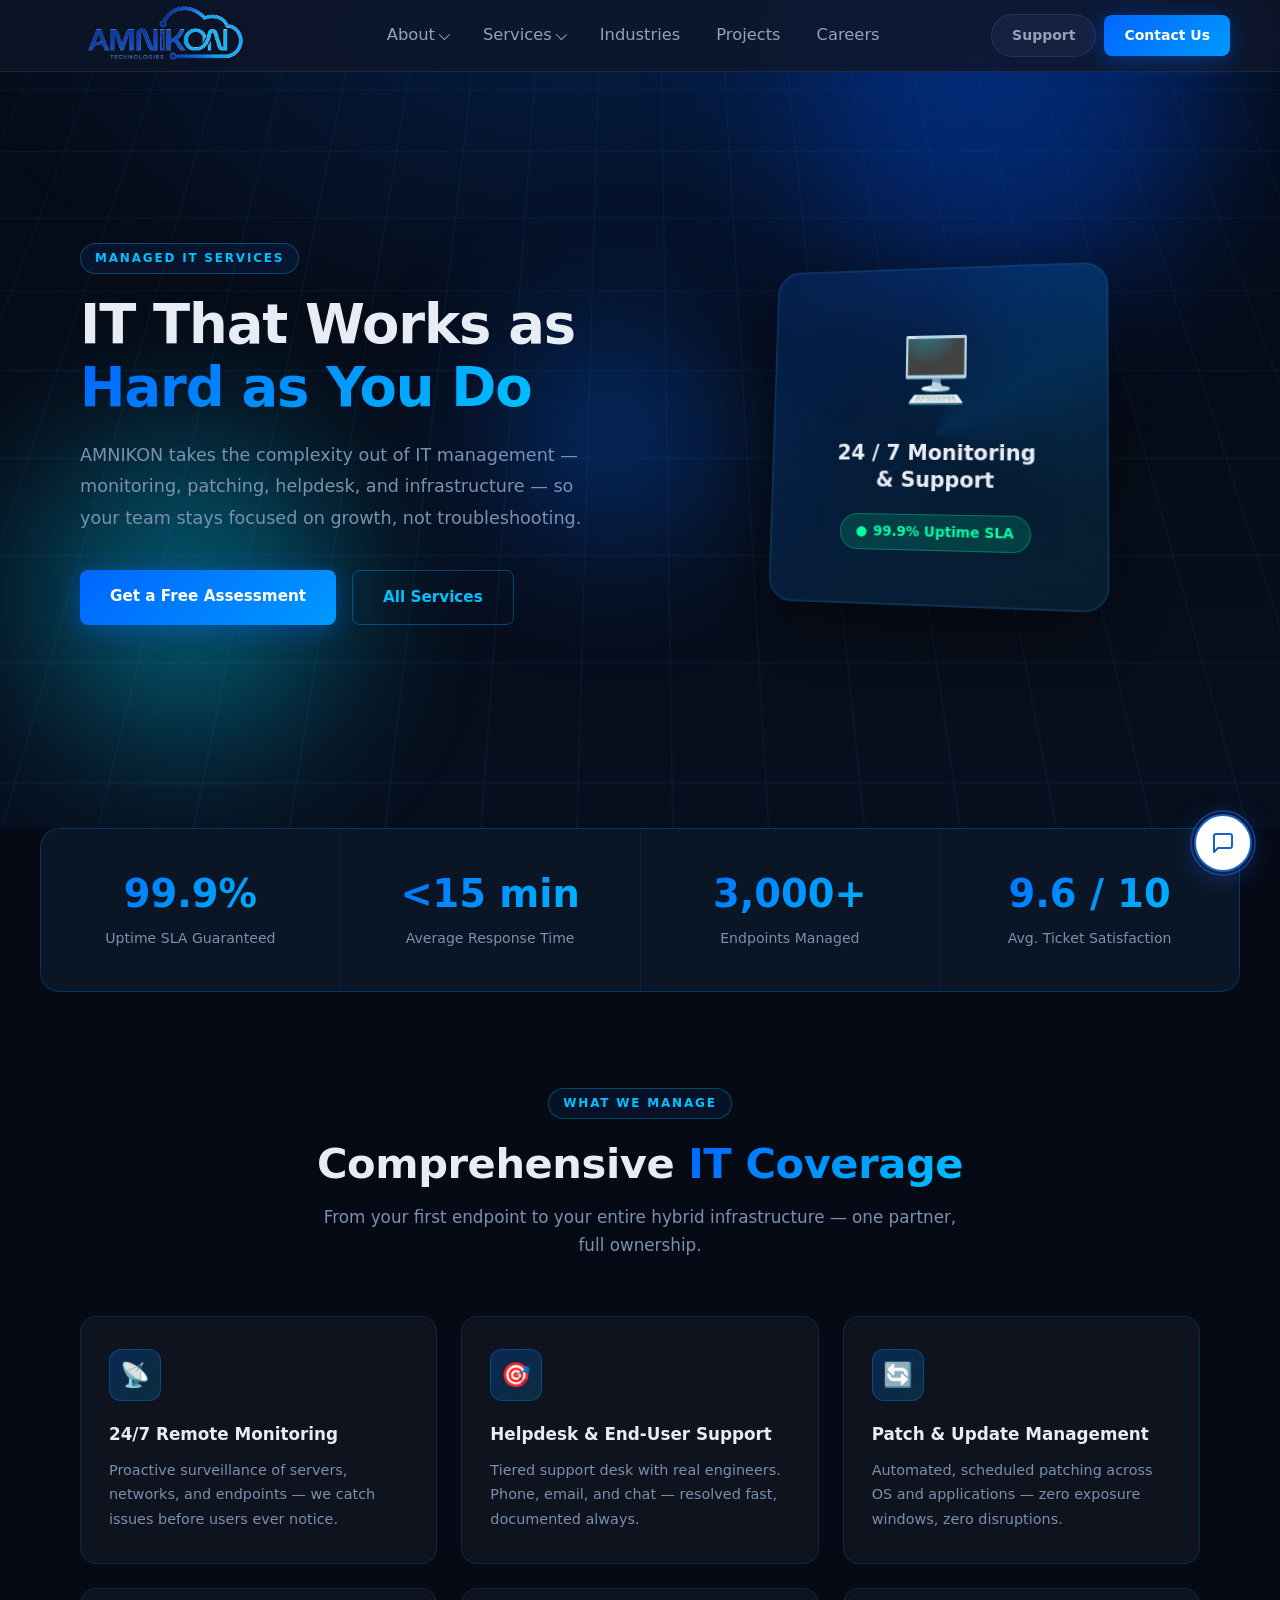
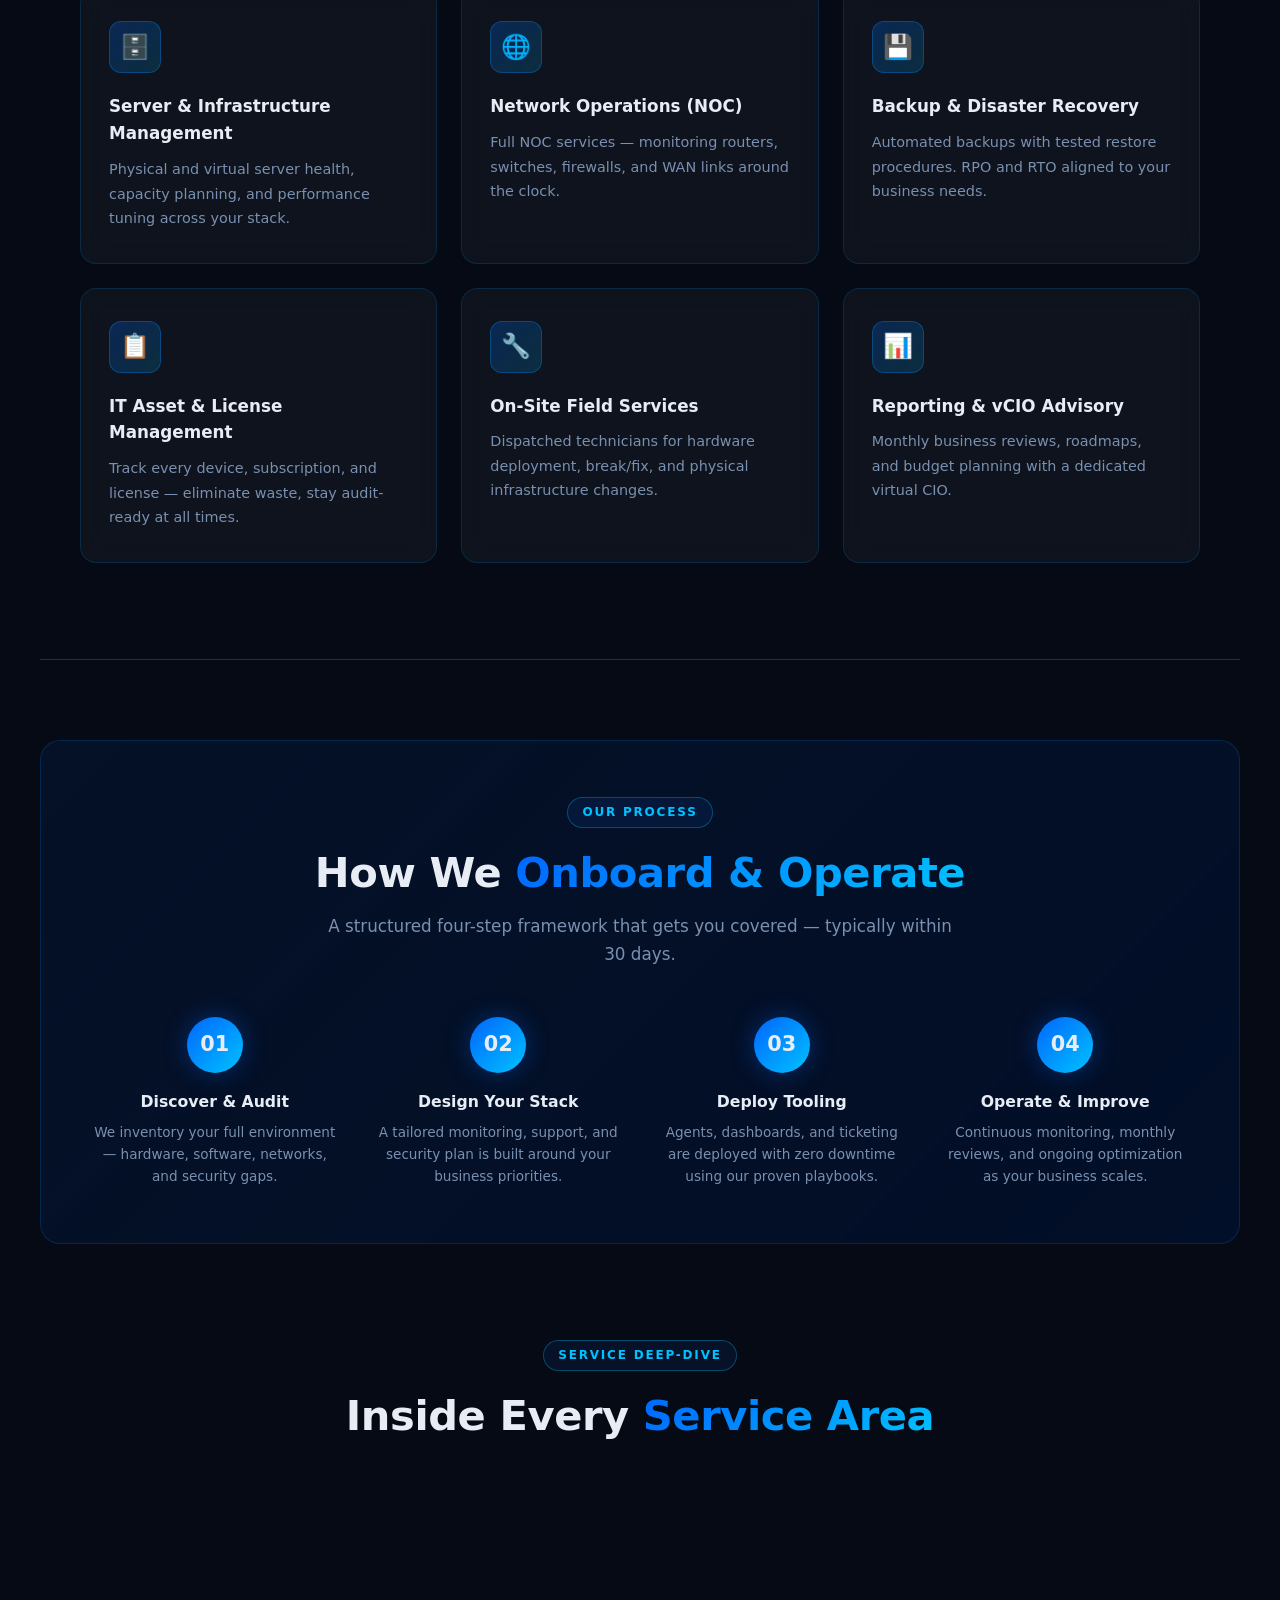
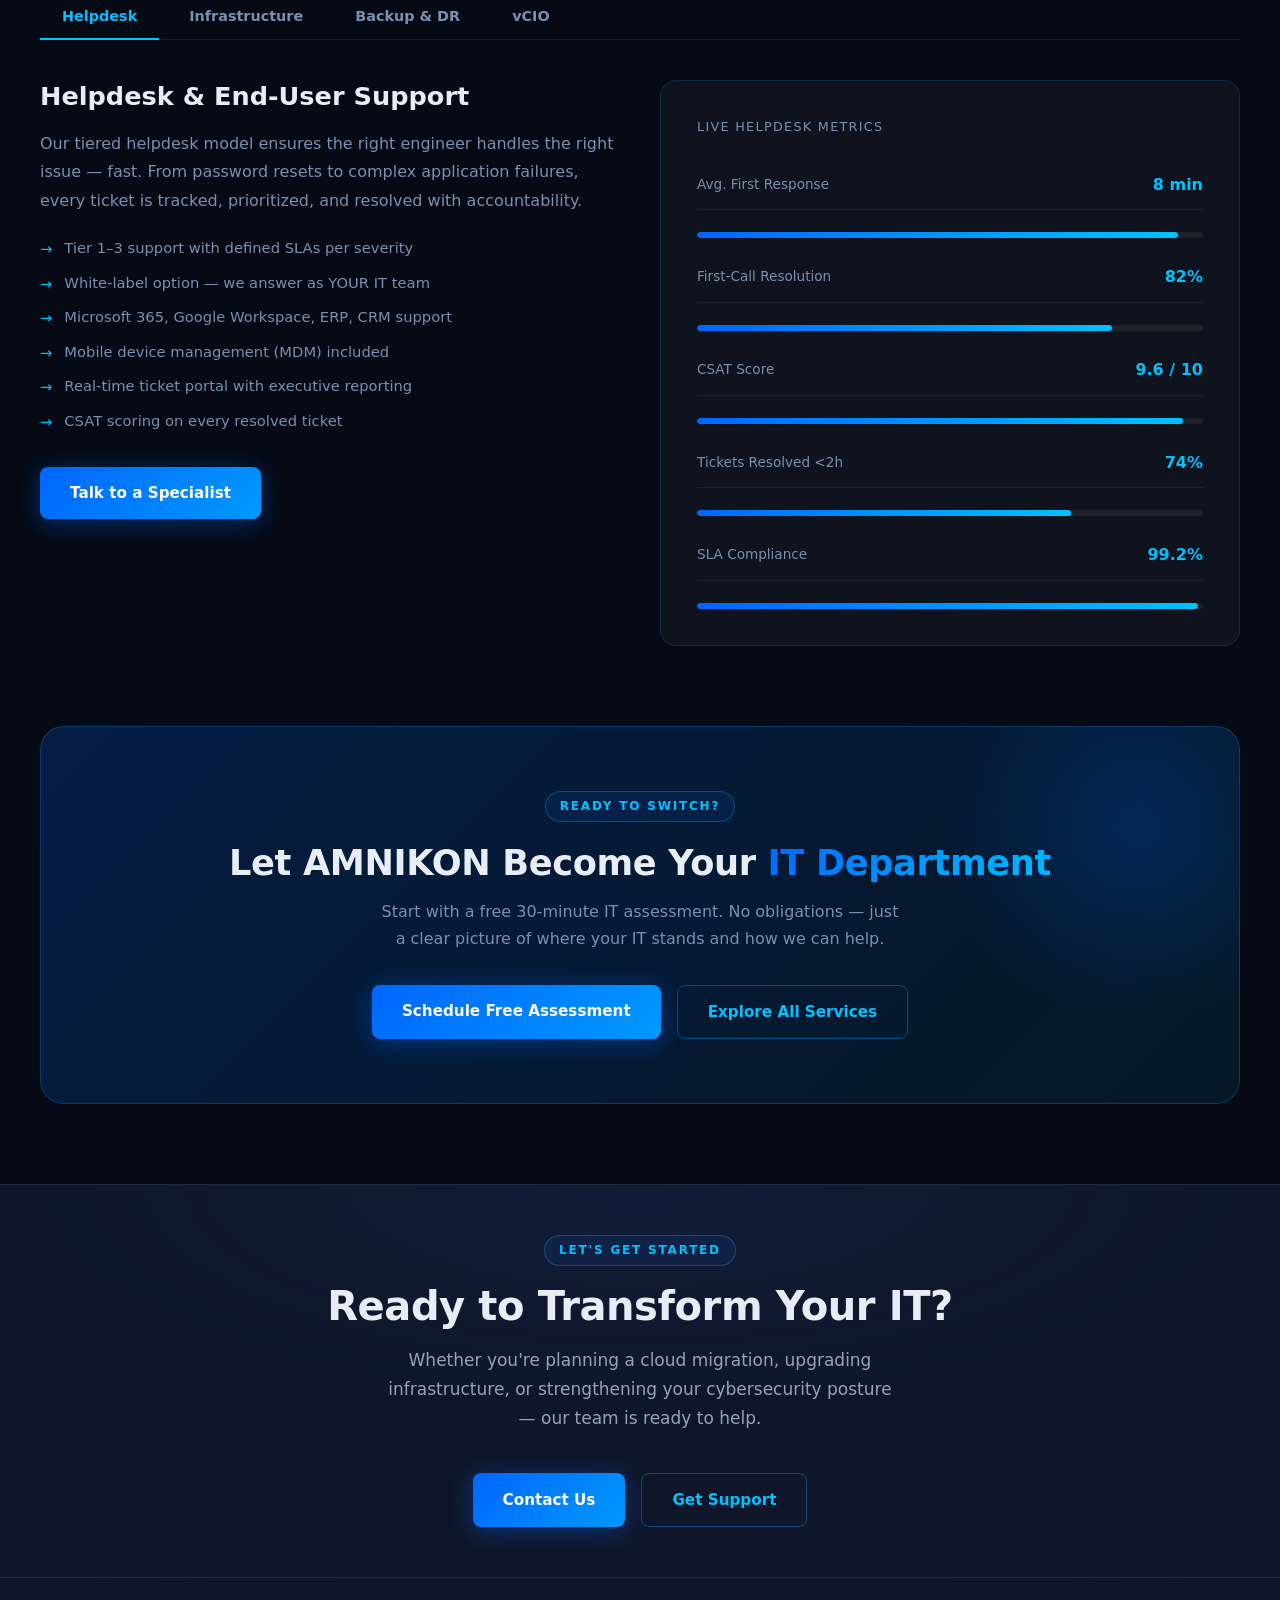
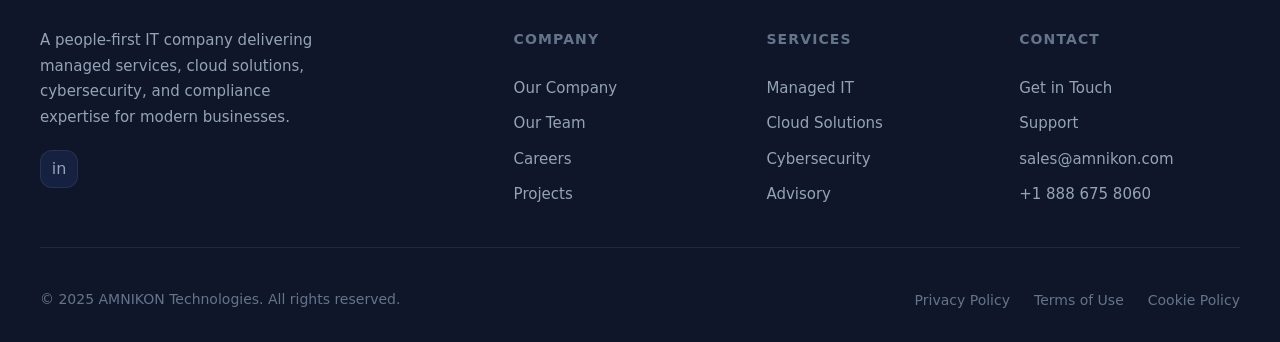
<file: pages/services/managed-it.html>
<!DOCTYPE html>
<html lang="en">
<head>
  <meta charset="UTF-8">
  <meta name="viewport" content="width=device-width, initial-scale=1.0">
  <title>Managed IT Services — AMNIKON</title>
  <link rel="stylesheet" href="../../assets/css/global.css">
  <link rel="stylesheet" href="../../assets/css/navbar.css">
  <link rel="stylesheet" href="../../assets/css/footer.css">
  <link rel="stylesheet" href="../../assets/css/chatbot.css">
  <style>
    /* ── Design tokens ── */
    :root {
      --brand: #0066ff;
      --brand2: #00c2ff;
      --dark: #050a14;
      --dark2: #0a1525;
      --card-bg: rgba(255,255,255,0.04);
      --card-border: rgba(0,150,255,0.18);
      --glow: rgba(0,102,255,0.35);
      --text: #e8edf5;
      --muted: #7a90b0;
      --radius: 16px;
    }

    *, *::before, *::after { box-sizing: border-box; margin: 0; padding: 0; }

    body {
      background: var(--dark);
      color: var(--text);
      font-family: 'Segoe UI', system-ui, sans-serif;
      overflow-x: hidden;
    }

    /* ── HERO ── */
    .hero {
      min-height: 92vh;
      display: flex;
      align-items: center;
      position: relative;
      overflow: hidden;
      background: radial-gradient(ellipse 80% 60% at 50% 0%, rgba(0,102,255,0.22) 0%, transparent 70%),
                  linear-gradient(180deg, #050a14 0%, #070f1e 100%);
    }

    /* Animated 3-D grid */
    .hero-grid {
      position: absolute;
      inset: 0;
      background-image:
        linear-gradient(rgba(0,150,255,0.07) 1px, transparent 1px),
        linear-gradient(90deg, rgba(0,150,255,0.07) 1px, transparent 1px);
      background-size: 60px 60px;
      transform: perspective(800px) rotateX(30deg) translateY(-10%);
      transform-origin: top center;
      animation: gridScroll 20s linear infinite;
    }
    @keyframes gridScroll {
      from { background-position: 0 0; }
      to   { background-position: 0 120px; }
    }

    /* Floating orbs */
    .orb {
      position: absolute;
      border-radius: 50%;
      filter: blur(80px);
      opacity: .45;
      animation: orbFloat 8s ease-in-out infinite alternate;
    }
    .orb1 { width: 420px; height: 420px; background: #0044cc; top: -120px; right: 5%; animation-delay: 0s; }
    .orb2 { width: 300px; height: 300px; background: #00b4d8; bottom: 10%; left: 3%; animation-delay: 3s; }
    .orb3 { width: 200px; height: 200px; background: #0066ff; top: 40%; left: 40%; animation-delay: 6s; }
    @keyframes orbFloat {
      from { transform: translateY(0) scale(1); }
      to   { transform: translateY(-40px) scale(1.08); }
    }

    .hero-inner {
      position: relative;
      z-index: 2;
      max-width: 1200px;
      margin: 0 auto;
      padding: 120px 40px 80px;
      display: grid;
      grid-template-columns: 1fr 1fr;
      gap: 60px;
      align-items: center;
    }
    @media(max-width:860px){ .hero-inner { grid-template-columns:1fr; padding:100px 24px 60px; } }

    .eyebrow {
      display: inline-block;
      font-size: .75rem;
      font-weight: 700;
      letter-spacing: .15em;
      text-transform: uppercase;
      color: var(--brand2);
      border: 1px solid rgba(0,194,255,.3);
      border-radius: 30px;
      padding: 5px 14px;
      margin-bottom: 20px;
    }
    .hero h1 {
      font-size: clamp(2rem, 5vw, 3.4rem);
      font-weight: 800;
      line-height: 1.15;
      margin-bottom: 20px;
    }
    .hero h1 span { background: linear-gradient(135deg, var(--brand), var(--brand2)); -webkit-background-clip: text; -webkit-text-fill-color: transparent; }
    .hero p { font-size: 1.1rem; color: var(--muted); line-height: 1.8; margin-bottom: 36px; }

    .btn-row { display: flex; gap: 16px; flex-wrap: wrap; }
    .btn-primary {
      background: linear-gradient(135deg, var(--brand), #0099ff);
      color: #fff;
      padding: 14px 30px;
      border-radius: 8px;
      font-weight: 700;
      text-decoration: none;
      font-size: .95rem;
      transition: transform .2s, box-shadow .2s;
      box-shadow: 0 4px 24px rgba(0,102,255,.4);
    }
    .btn-primary:hover { transform: translateY(-2px); box-shadow: 0 8px 32px rgba(0,102,255,.6); }
    .btn-outline {
      border: 1.5px solid rgba(0,150,255,.4);
      color: var(--brand2);
      padding: 14px 30px;
      border-radius: 8px;
      font-weight: 600;
      text-decoration: none;
      font-size: .95rem;
      transition: background .2s, border-color .2s;
    }
    .btn-outline:hover { background: rgba(0,102,255,.12); border-color: var(--brand2); }

    /* Hero 3D card */
    .hero-visual {
      display: flex;
      justify-content: center;
      align-items: center;
    }
    .hero-card-3d {
      width: 340px;
      height: 340px;
      background: linear-gradient(135deg, rgba(0,102,255,.18), rgba(0,194,255,.08));
      border: 1px solid var(--card-border);
      border-radius: 24px;
      backdrop-filter: blur(20px);
      display: flex;
      flex-direction: column;
      align-items: center;
      justify-content: center;
      gap: 20px;
      transform: perspective(800px) rotateY(-10deg) rotateX(5deg);
      box-shadow: 0 30px 80px rgba(0,0,0,.5), 0 0 0 1px rgba(255,255,255,.06) inset;
      animation: cardFloat 6s ease-in-out infinite alternate;
      position: relative;
      overflow: hidden;
    }
    .hero-card-3d::before {
      content: '';
      position: absolute;
      top: -50%;
      left: -50%;
      width: 200%;
      height: 200%;
      background: conic-gradient(from 0deg at 50% 50%, transparent 0deg, rgba(0,150,255,.12) 60deg, transparent 120deg);
      animation: rotateSheen 8s linear infinite;
    }
    @keyframes rotateSheen { to { transform: rotate(360deg); } }
    @keyframes cardFloat {
      from { transform: perspective(800px) rotateY(-10deg) rotateX(5deg) translateY(0); }
      to   { transform: perspective(800px) rotateY(-6deg) rotateX(3deg) translateY(-12px); }
    }
    .hero-icon-big { font-size: 4rem; position: relative; z-index: 1; }
    .hero-card-3d h3 { font-size: 1.3rem; font-weight: 700; position: relative; z-index: 1; text-align: center; }
    .uptime-badge {
      background: rgba(0,255,160,.15);
      border: 1px solid rgba(0,255,160,.3);
      color: #00ffa0;
      padding: 6px 16px;
      border-radius: 20px;
      font-size: .85rem;
      font-weight: 700;
      position: relative;
      z-index: 1;
    }
    .uptime-badge::before { content: '●'; margin-right: 6px; animation: pulse 2s ease-in-out infinite; }
    @keyframes pulse { 0%,100% { opacity:1; } 50% { opacity:.3; } }

    /* ── SECTION BASE ── */
    .section {
      max-width: 1200px;
      margin: 0 auto;
      padding: 96px 40px;
    }
    @media(max-width:600px){ .section{ padding: 64px 20px; } }

    .section-label {
      text-align: center;
      margin-bottom: 56px;
    }
    .section-label h2 {
      font-size: clamp(1.6rem,4vw,2.6rem);
      font-weight: 800;
      margin-bottom: 14px;
    }
    .section-label p { color: var(--muted); font-size: 1.05rem; max-width: 640px; margin: 0 auto; line-height: 1.7; }
    .highlight { background: linear-gradient(135deg, var(--brand), var(--brand2)); -webkit-background-clip: text; -webkit-text-fill-color: transparent; }

    /* ── SERVICES GRID ── */
    .services-grid {
      display: grid;
      grid-template-columns: repeat(3, 1fr);
      gap: 24px;
    }
    @media(max-width:900px){ .services-grid { grid-template-columns: repeat(2,1fr); } }
    @media(max-width:560px){ .services-grid { grid-template-columns: 1fr; } }

    .svc-card {
      background: var(--card-bg);
      border: 1px solid var(--card-border);
      border-radius: var(--radius);
      padding: 32px 28px;
      backdrop-filter: blur(12px);
      transition: transform .3s, border-color .3s, box-shadow .3s;
      cursor: default;
      position: relative;
      overflow: hidden;
    }
    .svc-card::before {
      content: '';
      position: absolute;
      top: 0; left: 0; right: 0;
      height: 2px;
      background: linear-gradient(90deg, transparent, var(--brand), transparent);
      opacity: 0;
      transition: opacity .3s;
    }
    .svc-card:hover { transform: translateY(-6px); border-color: rgba(0,150,255,.45); box-shadow: 0 20px 60px rgba(0,0,0,.4), 0 0 30px var(--glow); }
    .svc-card:hover::before { opacity: 1; }

    .svc-icon {
      width: 52px; height: 52px;
      background: linear-gradient(135deg, rgba(0,102,255,.25), rgba(0,194,255,.15));
      border: 1px solid rgba(0,150,255,.3);
      border-radius: 12px;
      display: flex; align-items: center; justify-content: center;
      font-size: 1.5rem;
      margin-bottom: 20px;
    }
    .svc-card h4 { font-size: 1.05rem; font-weight: 700; margin-bottom: 10px; }
    .svc-card p { font-size: .9rem; color: var(--muted); line-height: 1.7; }

    /* ── PROCESS STEPS ── */
    .process-strip {
      background: linear-gradient(135deg, rgba(0,102,255,.08), rgba(0,20,60,.5));
      border: 1px solid var(--card-border);
      border-radius: 20px;
      padding: 56px 48px;
      margin: 0 40px;
    }
    @media(max-width:600px){ .process-strip { margin: 0 20px; padding: 40px 24px; } }

    .process-steps {
      display: grid;
      grid-template-columns: repeat(4, 1fr);
      gap: 32px;
      margin-top: 48px;
    }
    @media(max-width:880px){ .process-steps { grid-template-columns: repeat(2,1fr); } }
    @media(max-width:480px){ .process-steps { grid-template-columns: 1fr; } }

    .step {
      text-align: center;
      position: relative;
    }
    .step-num {
      width: 56px; height: 56px;
      background: linear-gradient(135deg, var(--brand), var(--brand2));
      border-radius: 50%;
      display: flex; align-items: center; justify-content: center;
      font-size: 1.3rem; font-weight: 800;
      margin: 0 auto 16px;
      box-shadow: 0 0 24px var(--glow);
    }
    .step h4 { font-size: .98rem; font-weight: 700; margin-bottom: 8px; }
    .step p { font-size: .85rem; color: var(--muted); line-height: 1.6; }

    /* ── STATS BAND ── */
    .stats-band {
      display: grid;
      grid-template-columns: repeat(4,1fr);
      gap: 1px;
      background: var(--card-border);
      border: 1px solid var(--card-border);
      border-radius: 20px;
      overflow: hidden;
      margin: 0 40px;
    }
    @media(max-width:860px){ .stats-band { grid-template-columns: repeat(2,1fr); } }
    @media(max-width:600px){ .stats-band { margin:0 20px; } }

    .stat-item {
      background: var(--dark2);
      padding: 40px 24px;
      text-align: center;
    }
    .stat-item h3 {
      font-size: 2.4rem;
      font-weight: 900;
      background: linear-gradient(135deg, var(--brand), var(--brand2));
      -webkit-background-clip: text;
      -webkit-text-fill-color: transparent;
      margin-bottom: 8px;
    }
    .stat-item p { font-size: .88rem; color: var(--muted); }

    /* ── TABS (sub-services) ── */
    .tabs-wrap { padding: 0 40px; }
    @media(max-width:600px){ .tabs-wrap { padding: 0 20px; } }

    .tab-nav {
      display: flex;
      gap: 8px;
      border-bottom: 1px solid var(--card-border);
      margin-bottom: 40px;
      flex-wrap: wrap;
    }
    .tab-btn {
      background: none;
      border: none;
      color: var(--muted);
      padding: 14px 22px;
      cursor: pointer;
      font-size: .9rem;
      font-weight: 600;
      border-bottom: 2px solid transparent;
      transition: color .2s, border-color .2s;
      position: relative;
      bottom: -1px;
      white-space: nowrap;
    }
    .tab-btn.active { color: var(--brand2); border-color: var(--brand2); }
    .tab-btn:hover:not(.active) { color: var(--text); }

    .tab-pane { display: none; }
    .tab-pane.active {
      display: grid;
      grid-template-columns: 1fr 1fr;
      gap: 40px;
      align-items: start;
      animation: fadeIn .3s ease;
    }
    @media(max-width:700px){ .tab-pane.active { grid-template-columns:1fr; } }
    @keyframes fadeIn { from { opacity:0; transform:translateY(10px); } to { opacity:1; transform:none; } }

    .tab-text h3 { font-size: 1.6rem; font-weight: 800; margin-bottom: 16px; }
    .tab-text p { color: var(--muted); line-height: 1.8; margin-bottom: 20px; }
    .tab-features { list-style: none; display: flex; flex-direction: column; gap: 10px; }
    .tab-features li {
      display: flex; gap: 12px; align-items: flex-start;
      font-size: .92rem; color: var(--muted);
    }
    .tab-features li::before {
      content: '→';
      color: var(--brand2);
      flex-shrink: 0;
      margin-top: 1px;
    }

    .tab-visual {
      background: var(--card-bg);
      border: 1px solid var(--card-border);
      border-radius: 16px;
      padding: 36px;
      backdrop-filter: blur(8px);
      display: flex;
      flex-direction: column;
      gap: 14px;
    }
    .metric-row {
      display: flex;
      justify-content: space-between;
      align-items: center;
      padding: 12px 0;
      border-bottom: 1px solid rgba(255,255,255,.06);
    }
    .metric-row:last-child { border: none; }
    .metric-label { font-size: .85rem; color: var(--muted); }
    .metric-val { font-size: 1rem; font-weight: 700; color: var(--brand2); }
    .bar-wrap { height: 6px; background: rgba(255,255,255,.06); border-radius: 3px; margin-top: 8px; overflow: hidden; }
    .bar { height: 100%; border-radius: 3px; background: linear-gradient(90deg,var(--brand),var(--brand2)); transition: width 1s ease; }

    /* ── CTA ── */
    .cta-band {
      margin: 0 40px 80px;
      background: linear-gradient(135deg, rgba(0,102,255,.2), rgba(0,194,255,.08));
      border: 1px solid rgba(0,150,255,.3);
      border-radius: 24px;
      padding: 64px 48px;
      text-align: center;
      position: relative;
      overflow: hidden;
    }
    @media(max-width:600px){ .cta-band { margin: 0 20px 60px; padding: 48px 24px; } }
    .cta-band::before {
      content: '';
      position: absolute;
      width: 400px; height: 400px;
      background: radial-gradient(circle, rgba(0,102,255,.2), transparent 70%);
      top: -100px; right: -100px;
      pointer-events: none;
    }
    .cta-band h2 { font-size: clamp(1.5rem,3.5vw,2.2rem); font-weight: 800; margin-bottom: 14px; }
    .cta-band p { color: var(--muted); margin-bottom: 32px; font-size: 1rem; max-width: 520px; margin-left: auto; margin-right: auto; }
    .cta-band .btn-row { justify-content: center; }

    /* Divider */
    .divider { border: none; border-top: 1px solid var(--card-border); margin: 0 40px; }
    @media(max-width:600px){ .divider { margin: 0 20px; } }
  </style>
</head>
<body>

  <div id="navbar-placeholder"></div>
  <script src="../../components/navbar.js"></script>

  <!-- ══ HERO ══ -->
  <section class="hero">
    <div class="hero-grid"></div>
    <div class="orb orb1"></div>
    <div class="orb orb2"></div>
    <div class="orb orb3"></div>

    <div class="hero-inner">
      <div class="hero-text">
        <span class="eyebrow">Managed IT Services</span>
        <h1>IT That Works as <span>Hard as You Do</span></h1>
        <p>
          AMNIKON takes the complexity out of IT management — monitoring, patching,
          helpdesk, and infrastructure — so your team stays focused on growth, not
          troubleshooting.
        </p>
        <div class="btn-row">
          <a href="../contact/contact.html" class="btn-primary">Get a Free Assessment</a>
          <a href="../services/services.html" class="btn-outline">All Services</a>
        </div>
      </div>

      <div class="hero-visual">
        <div class="hero-card-3d">
          <div class="hero-icon-big">🖥️</div>
          <h3>24 / 7 Monitoring<br>& Support</h3>
          <div class="uptime-badge">99.9% Uptime SLA</div>
        </div>
      </div>
    </div>
  </section>

  <!-- ══ STATS ══ -->
  <div class="stats-band" style="margin-top:0;">
    <div class="stat-item"><h3>99.9%</h3><p>Uptime SLA Guaranteed</p></div>
    <div class="stat-item"><h3>&lt;15 min</h3><p>Average Response Time</p></div>
    <div class="stat-item"><h3>3,000+</h3><p>Endpoints Managed</p></div>
    <div class="stat-item"><h3>9.6 / 10</h3><p>Avg. Ticket Satisfaction</p></div>
  </div>

  <!-- ══ CORE SERVICES ══ -->
  <div class="section">
    <div class="section-label">
      <span class="eyebrow">What We Manage</span>
      <h2>Comprehensive <span class="highlight">IT Coverage</span></h2>
      <p>From your first endpoint to your entire hybrid infrastructure — one partner, full ownership.</p>
    </div>

    <div class="services-grid">
      <div class="svc-card">
        <div class="svc-icon">📡</div>
        <h4>24/7 Remote Monitoring</h4>
        <p>Proactive surveillance of servers, networks, and endpoints — we catch issues before users ever notice.</p>
      </div>
      <div class="svc-card">
        <div class="svc-icon">🎯</div>
        <h4>Helpdesk & End-User Support</h4>
        <p>Tiered support desk with real engineers. Phone, email, and chat — resolved fast, documented always.</p>
      </div>
      <div class="svc-card">
        <div class="svc-icon">🔄</div>
        <h4>Patch & Update Management</h4>
        <p>Automated, scheduled patching across OS and applications — zero exposure windows, zero disruptions.</p>
      </div>
      <div class="svc-card">
        <div class="svc-icon">🗄️</div>
        <h4>Server & Infrastructure Management</h4>
        <p>Physical and virtual server health, capacity planning, and performance tuning across your stack.</p>
      </div>
      <div class="svc-card">
        <div class="svc-icon">🌐</div>
        <h4>Network Operations (NOC)</h4>
        <p>Full NOC services — monitoring routers, switches, firewalls, and WAN links around the clock.</p>
      </div>
      <div class="svc-card">
        <div class="svc-icon">💾</div>
        <h4>Backup & Disaster Recovery</h4>
        <p>Automated backups with tested restore procedures. RPO and RTO aligned to your business needs.</p>
      </div>
      <div class="svc-card">
        <div class="svc-icon">📋</div>
        <h4>IT Asset & License Management</h4>
        <p>Track every device, subscription, and license — eliminate waste, stay audit-ready at all times.</p>
      </div>
      <div class="svc-card">
        <div class="svc-icon">🔧</div>
        <h4>On-Site Field Services</h4>
        <p>Dispatched technicians for hardware deployment, break/fix, and physical infrastructure changes.</p>
      </div>
      <div class="svc-card">
        <div class="svc-icon">📊</div>
        <h4>Reporting & vCIO Advisory</h4>
        <p>Monthly business reviews, roadmaps, and budget planning with a dedicated virtual CIO.</p>
      </div>
    </div>
  </div>

  <hr class="divider">

  <!-- ══ HOW IT WORKS ══ -->
  <div class="process-strip" style="margin-top:80px;">
    <div class="section-label" style="margin-bottom:0;">
      <span class="eyebrow">Our Process</span>
      <h2>How We <span class="highlight">Onboard & Operate</span></h2>
      <p>A structured four-step framework that gets you covered — typically within 30 days.</p>
    </div>
    <div class="process-steps">
      <div class="step">
        <div class="step-num">01</div>
        <h4>Discover & Audit</h4>
        <p>We inventory your full environment — hardware, software, networks, and security gaps.</p>
      </div>
      <div class="step">
        <div class="step-num">02</div>
        <h4>Design Your Stack</h4>
        <p>A tailored monitoring, support, and security plan is built around your business priorities.</p>
      </div>
      <div class="step">
        <div class="step-num">03</div>
        <h4>Deploy Tooling</h4>
        <p>Agents, dashboards, and ticketing are deployed with zero downtime using our proven playbooks.</p>
      </div>
      <div class="step">
        <div class="step-num">04</div>
        <h4>Operate & Improve</h4>
        <p>Continuous monitoring, monthly reviews, and ongoing optimization as your business scales.</p>
      </div>
    </div>
  </div>

  <!-- ══ DETAIL TABS ══ -->
  <div class="section">
    <div class="section-label">
      <span class="eyebrow">Service Deep-Dive</span>
      <h2>Inside Every <span class="highlight">Service Area</span></h2>
    </div>
  </div>

  <div class="tabs-wrap" style="margin-bottom:80px;">
    <div class="tab-nav">
      <button class="tab-btn active" data-tab="helpdesk">Helpdesk</button>
      <button class="tab-btn" data-tab="infra">Infrastructure</button>
      <button class="tab-btn" data-tab="backup">Backup & DR</button>
      <button class="tab-btn" data-tab="vcio">vCIO</button>
    </div>

    <!-- Helpdesk -->
    <div class="tab-pane active" id="tab-helpdesk">
      <div class="tab-text">
        <h3>Helpdesk & End-User Support</h3>
        <p>Our tiered helpdesk model ensures the right engineer handles the right issue — fast. From password resets to complex application failures, every ticket is tracked, prioritized, and resolved with accountability.</p>
        <ul class="tab-features">
          <li>Tier 1–3 support with defined SLAs per severity</li>
          <li>White-label option — we answer as YOUR IT team</li>
          <li>Microsoft 365, Google Workspace, ERP, CRM support</li>
          <li>Mobile device management (MDM) included</li>
          <li>Real-time ticket portal with executive reporting</li>
          <li>CSAT scoring on every resolved ticket</li>
        </ul>
        <br>
        <a href="../contact/contact.html" class="btn-primary" style="display:inline-block;margin-top:8px;">Talk to a Specialist</a>
      </div>
      <div class="tab-visual">
        <div style="font-size:.8rem;color:var(--muted);text-transform:uppercase;letter-spacing:.1em;margin-bottom:8px;">Live Helpdesk Metrics</div>
        <div class="metric-row"><span class="metric-label">Avg. First Response</span><span class="metric-val">8 min</span></div>
        <div class="bar-wrap"><div class="bar" style="width:95%"></div></div>
        <div class="metric-row"><span class="metric-label">First-Call Resolution</span><span class="metric-val">82%</span></div>
        <div class="bar-wrap"><div class="bar" style="width:82%"></div></div>
        <div class="metric-row"><span class="metric-label">CSAT Score</span><span class="metric-val">9.6 / 10</span></div>
        <div class="bar-wrap"><div class="bar" style="width:96%"></div></div>
        <div class="metric-row"><span class="metric-label">Tickets Resolved &lt;2h</span><span class="metric-val">74%</span></div>
        <div class="bar-wrap"><div class="bar" style="width:74%"></div></div>
        <div class="metric-row"><span class="metric-label">SLA Compliance</span><span class="metric-val">99.2%</span></div>
        <div class="bar-wrap"><div class="bar" style="width:99%"></div></div>
      </div>
    </div>

    <!-- Infrastructure -->
    <div class="tab-pane" id="tab-infra">
      <div class="tab-text">
        <h3>Infrastructure Management</h3>
        <p>We manage the full lifecycle of your physical and virtual infrastructure — so it performs reliably, scales when needed, and never holds your business back.</p>
        <ul class="tab-features">
          <li>Windows & Linux server management</li>
          <li>VMware, Hyper-V, and Nutanix virtualization</li>
          <li>Storage (SAN/NAS) management and capacity planning</li>
          <li>Network switching, routing, and firewall management</li>
          <li>Scheduled maintenance with zero-downtime windows</li>
          <li>Performance baselining and anomaly detection</li>
        </ul>
        <br>
        <a href="../contact/contact.html" class="btn-primary" style="display:inline-block;margin-top:8px;">Talk to a Specialist</a>
      </div>
      <div class="tab-visual">
        <div style="font-size:.8rem;color:var(--muted);text-transform:uppercase;letter-spacing:.1em;margin-bottom:8px;">Infrastructure Health</div>
        <div class="metric-row"><span class="metric-label">Server Uptime</span><span class="metric-val">99.97%</span></div>
        <div class="bar-wrap"><div class="bar" style="width:99.9%"></div></div>
        <div class="metric-row"><span class="metric-label">Patch Compliance</span><span class="metric-val">98%</span></div>
        <div class="bar-wrap"><div class="bar" style="width:98%"></div></div>
        <div class="metric-row"><span class="metric-label">Storage Utilization</span><span class="metric-val">63%</span></div>
        <div class="bar-wrap"><div class="bar" style="width:63%"></div></div>
        <div class="metric-row"><span class="metric-label">Backup Success Rate</span><span class="metric-val">100%</span></div>
        <div class="bar-wrap"><div class="bar" style="width:100%"></div></div>
      </div>
    </div>

    <!-- Backup & DR -->
    <div class="tab-pane" id="tab-backup">
      <div class="tab-text">
        <h3>Backup & Disaster Recovery</h3>
        <p>Business continuity is non-negotiable. We architect, implement, and test backup and recovery solutions aligned to your RPO and RTO requirements — on-prem, cloud, or hybrid.</p>
        <ul class="tab-features">
          <li>3-2-1 backup strategy implementation</li>
          <li>Immutable cloud backups (Azure, AWS)</li>
          <li>Ransomware-resilient backup architecture</li>
          <li>Quarterly DR tests with documented results</li>
          <li>Business Continuity Planning (BCP) support</li>
          <li>Microsoft 365 & Google Workspace backup</li>
        </ul>
        <br>
        <a href="../contact/contact.html" class="btn-primary" style="display:inline-block;margin-top:8px;">Talk to a Specialist</a>
      </div>
      <div class="tab-visual">
        <div style="font-size:.8rem;color:var(--muted);text-transform:uppercase;letter-spacing:.1em;margin-bottom:8px;">Recovery Readiness</div>
        <div class="metric-row"><span class="metric-label">Target RPO</span><span class="metric-val">&lt; 1 hour</span></div>
        <div class="metric-row"><span class="metric-label">Target RTO</span><span class="metric-val">&lt; 4 hours</span></div>
        <div class="metric-row"><span class="metric-label">Backup Jobs Succeeded</span><span class="metric-val">100%</span></div>
        <div class="bar-wrap"><div class="bar" style="width:100%"></div></div>
        <div class="metric-row"><span class="metric-label">DR Test Pass Rate</span><span class="metric-val">100%</span></div>
        <div class="bar-wrap"><div class="bar" style="width:100%"></div></div>
        <div class="metric-row"><span class="metric-label">Data Protected (TB)</span><span class="metric-val">240+ TB</span></div>
      </div>
    </div>

    <!-- vCIO -->
    <div class="tab-pane" id="tab-vcio">
      <div class="tab-text">
        <h3>vCIO & Strategic Advisory</h3>
        <p>Every AMNIKON client gets a dedicated virtual CIO — a senior strategist who understands your business, aligns IT investments to goals, and keeps you ahead of the curve.</p>
        <ul class="tab-features">
          <li>Quarterly Business Reviews (QBRs) with roadmap</li>
          <li>Technology budgeting and lifecycle planning</li>
          <li>Vendor management and negotiation support</li>
          <li>Risk and compliance advisory (CMMC, SOC 2, HIPAA)</li>
          <li>Digital transformation strategy and planning</li>
          <li>Board-level IT reporting and presentation support</li>
        </ul>
        <br>
        <a href="../contact/contact.html" class="btn-primary" style="display:inline-block;margin-top:8px;">Meet a vCIO</a>
      </div>
      <div class="tab-visual">
        <div style="font-size:.8rem;color:var(--muted);text-transform:uppercase;letter-spacing:.1em;margin-bottom:8px;">Advisory Outcomes</div>
        <div class="metric-row"><span class="metric-label">Avg. IT Cost Reduction</span><span class="metric-val">28%</span></div>
        <div class="bar-wrap"><div class="bar" style="width:28%"></div></div>
        <div class="metric-row"><span class="metric-label">Compliance Readiness</span><span class="metric-val">96%</span></div>
        <div class="bar-wrap"><div class="bar" style="width:96%"></div></div>
        <div class="metric-row"><span class="metric-label">Projects Delivered On-Time</span><span class="metric-val">91%</span></div>
        <div class="bar-wrap"><div class="bar" style="width:91%"></div></div>
        <div class="metric-row"><span class="metric-label">Client Retention Rate</span><span class="metric-val">94%</span></div>
        <div class="bar-wrap"><div class="bar" style="width:94%"></div></div>
      </div>
    </div>
  </div>

  <!-- ══ CTA ══ -->
  <div class="cta-band">
    <span class="eyebrow">Ready to Switch?</span>
    <h2>Let AMNIKON Become Your <span class="highlight">IT Department</span></h2>
    <p>Start with a free 30-minute IT assessment. No obligations — just a clear picture of where your IT stands and how we can help.</p>
    <div class="btn-row">
      <a href="../contact/contact.html" class="btn-primary">Schedule Free Assessment</a>
      <a href="../services/services.html" class="btn-outline">Explore All Services</a>
    </div>
  </div>

  <div id="footer-placeholder"></div>
  <script src="../../components/footer.js"></script>
  <div id="chatbot-placeholder"></div>
  <script src="../../components/chatbot.js"></script>
  <script src="../../assets/js/global.js"></script>

  <script>
    // Tab switching
    document.querySelectorAll('.tab-btn').forEach(btn => {
      btn.addEventListener('click', () => {
        document.querySelectorAll('.tab-btn').forEach(b => b.classList.remove('active'));
        document.querySelectorAll('.tab-pane').forEach(p => p.classList.remove('active'));
        btn.classList.add('active');
        document.getElementById('tab-' + btn.dataset.tab).classList.add('active');
      });
    });

    // Intersection observer — animate bars when visible
    const observer = new IntersectionObserver(entries => {
      entries.forEach(e => {
        if(e.isIntersecting) {
          e.target.querySelectorAll('.bar').forEach(b => {
            const w = b.style.width;
            b.style.width = '0';
            setTimeout(() => b.style.width = w, 100);
          });
        }
      });
    }, { threshold: 0.3 });
    document.querySelectorAll('.tab-visual').forEach(el => observer.observe(el));
  </script>
</body>
</html>
</file>
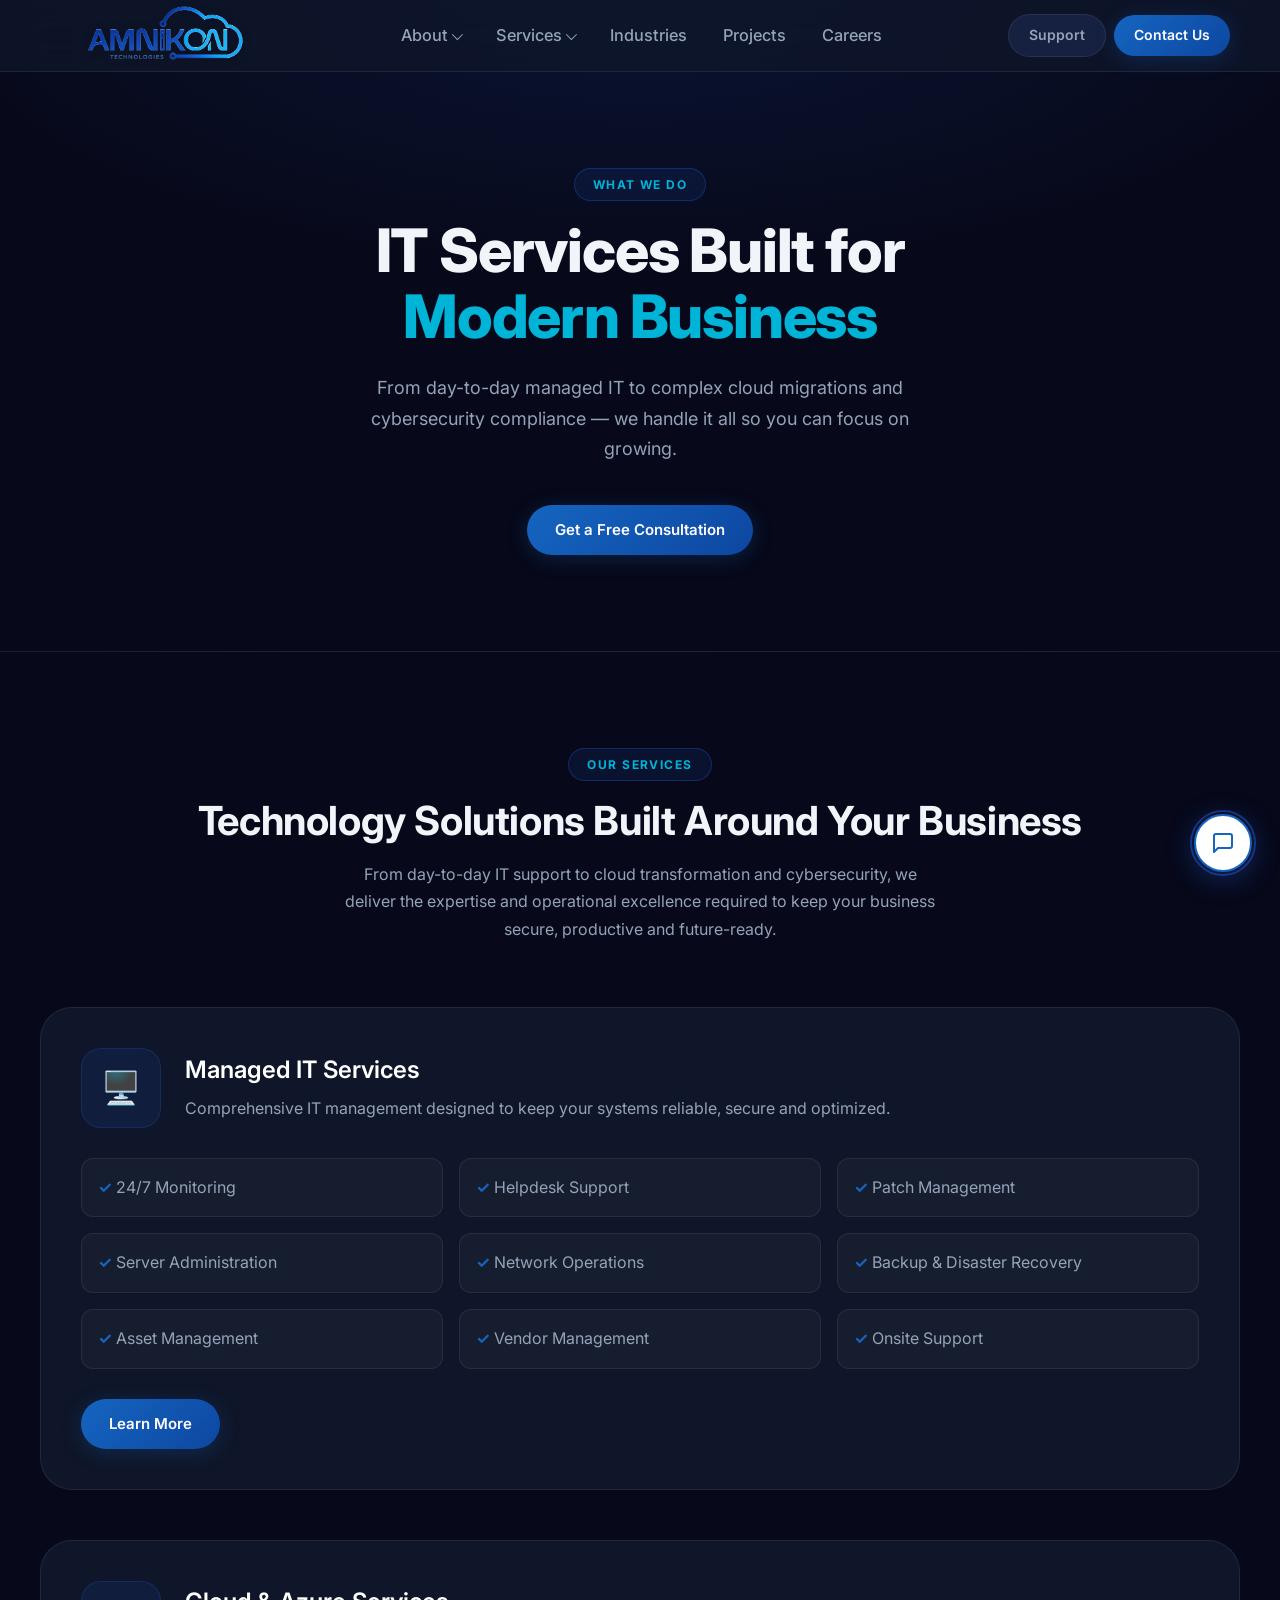
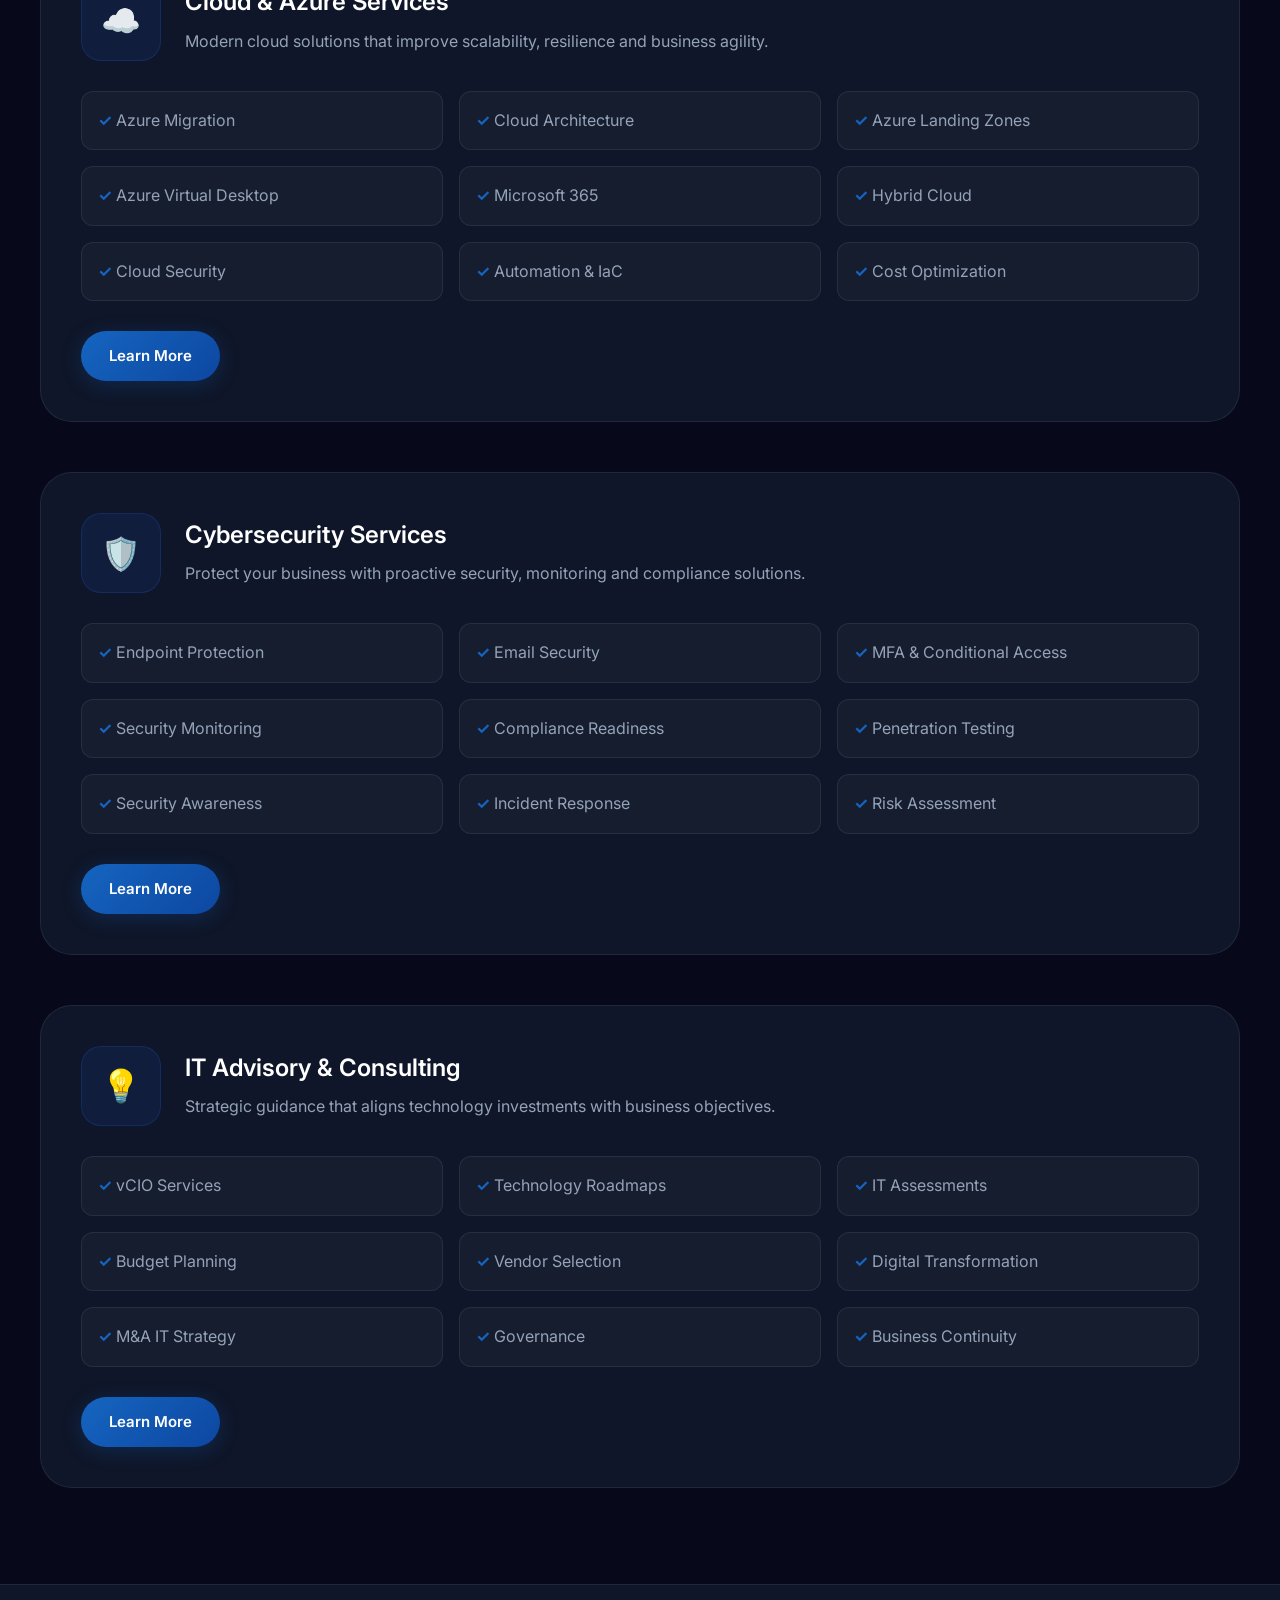
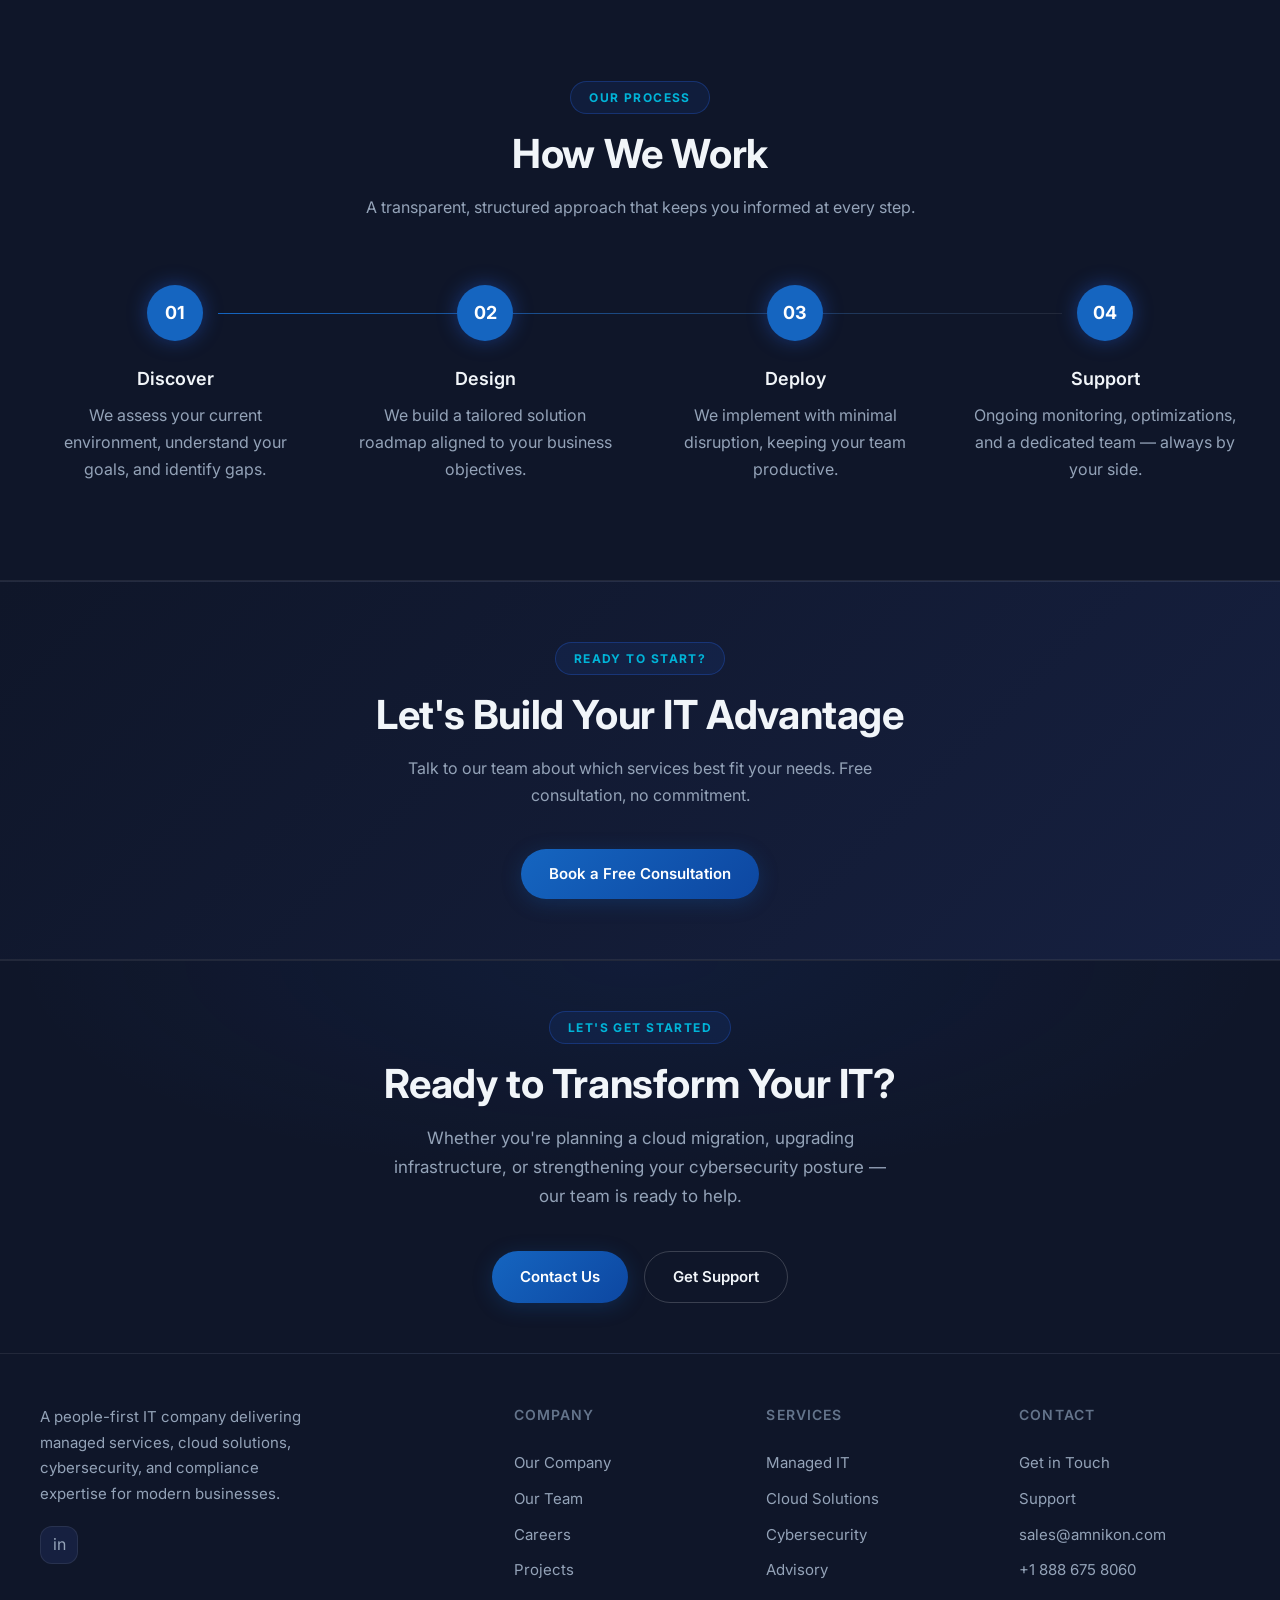
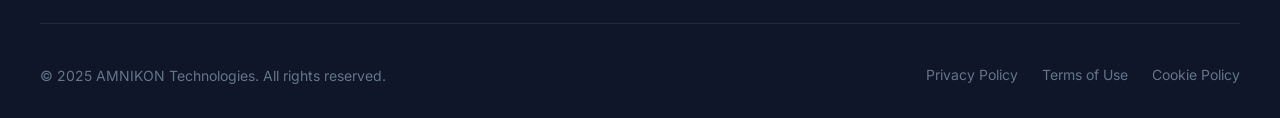
<file: pages/services/services.html>
<!DOCTYPE html>
<html lang="en">
<head>
  <meta charset="UTF-8">
  <meta name="viewport" content="width=device-width, initial-scale=1.0">
  <meta name="description" content="AMNIKON Services — Managed IT, Cloud Solutions, Cybersecurity, and Advisory services tailored for your business.">
  <title>Services — AMNIKON</title>
  <link rel="stylesheet" href="../../assets/css/global.css">
  <link rel="stylesheet" href="../../assets/css/navbar.css">
  <link rel="stylesheet" href="../../assets/css/footer.css">
  <link rel="stylesheet" href="../../assets/css/chatbot.css">
  <link rel="stylesheet" href="services.css">
</head>
<body>

  <div id="navbar-placeholder"></div>
  <script src="../../components/navbar.js"></script>

  <!-- ── HERO ── -->
  <section class="page-hero">
    <div class="container">
      <div class="eyebrow">What We Do</div>
      <h1>IT Services Built for<br><span class="highlight">Modern Business</span></h1>
      <p>From day-to-day managed IT to complex cloud migrations and cybersecurity compliance — we handle it all so you can focus on growing.</p>
      <a href="../contact/contact.html" class="btn btn-primary">Get a Free Consultation</a>
    </div>
  </section>

  <!-- ── SERVICES OVERVIEW ── -->
<section class="section" id="services">

  <div class="container">

    <div class="section-header centered">
      <div class="eyebrow">Our Services</div>
      <h2>Technology Solutions Built Around Your Business</h2>
      <p>
        From day-to-day IT support to cloud transformation and cybersecurity,
        we deliver the expertise and operational excellence required to keep
        your business secure, productive and future-ready.
      </p>
    </div>

    <!-- MANAGED IT -->

    <div class="service-block reveal">

      <div class="service-content">

        <div class="service-heading">
          <div class="service-icon-large">🖥️</div>

          <div>
            <h3>Managed IT Services</h3>
            <p>
              Comprehensive IT management designed to keep your systems
              reliable, secure and optimized.
            </p>
          </div>
        </div>

        <div class="capability-grid">

          <div class="capability-item">24/7 Monitoring</div>
          <div class="capability-item">Helpdesk Support</div>
          <div class="capability-item">Patch Management</div>
          <div class="capability-item">Server Administration</div>
          <div class="capability-item">Network Operations</div>
          <div class="capability-item">Backup & Disaster Recovery</div>
          <div class="capability-item">Asset Management</div>
          <div class="capability-item">Vendor Management</div>
          <div class="capability-item">Onsite Support</div>

        </div>

        <a href="managed-it.html" class="btn btn-primary">
          Learn More
        </a>

      </div>

    </div>

    <!-- CLOUD -->

    <div class="service-block reveal">

      <div class="service-content">

        <div class="service-heading">
          <div class="service-icon-large">☁️</div>

          <div>
            <h3>Cloud & Azure Services</h3>
            <p>
              Modern cloud solutions that improve scalability,
              resilience and business agility.
            </p>
          </div>
        </div>

        <div class="capability-grid">

          <div class="capability-item">Azure Migration</div>
          <div class="capability-item">Cloud Architecture</div>
          <div class="capability-item">Azure Landing Zones</div>
          <div class="capability-item">Azure Virtual Desktop</div>
          <div class="capability-item">Microsoft 365</div>
          <div class="capability-item">Hybrid Cloud</div>
          <div class="capability-item">Cloud Security</div>
          <div class="capability-item">Automation & IaC</div>
          <div class="capability-item">Cost Optimization</div>

        </div>

        <a href="cloud.html" class="btn btn-primary">
          Learn More
        </a>

      </div>

    </div>

    <!-- CYBER -->

    <div class="service-block reveal">

      <div class="service-content">

        <div class="service-heading">
          <div class="service-icon-large">🛡️</div>

          <div>
            <h3>Cybersecurity Services</h3>
            <p>
              Protect your business with proactive security,
              monitoring and compliance solutions.
            </p>
          </div>
        </div>

        <div class="capability-grid">

          <div class="capability-item">Endpoint Protection</div>
          <div class="capability-item">Email Security</div>
          <div class="capability-item">MFA & Conditional Access</div>
          <div class="capability-item">Security Monitoring</div>
          <div class="capability-item">Compliance Readiness</div>
          <div class="capability-item">Penetration Testing</div>
          <div class="capability-item">Security Awareness</div>
          <div class="capability-item">Incident Response</div>
          <div class="capability-item">Risk Assessment</div>

        </div>

        <a href="cybersecurity.html" class="btn btn-primary">
          Learn More
        </a>

      </div>

    </div>

    <!-- ADVISORY -->

    <div class="service-block reveal">

      <div class="service-content">

        <div class="service-heading">
          <div class="service-icon-large">💡</div>

          <div>
            <h3>IT Advisory & Consulting</h3>
            <p>
              Strategic guidance that aligns technology investments
              with business objectives.
            </p>
          </div>
        </div>

        <div class="capability-grid">

          <div class="capability-item">vCIO Services</div>
          <div class="capability-item">Technology Roadmaps</div>
          <div class="capability-item">IT Assessments</div>
          <div class="capability-item">Budget Planning</div>
          <div class="capability-item">Vendor Selection</div>
          <div class="capability-item">Digital Transformation</div>
          <div class="capability-item">M&A IT Strategy</div>
          <div class="capability-item">Governance</div>
          <div class="capability-item">Business Continuity</div>

        </div>

        <a href="advisory.html" class="btn btn-primary">
          Learn More
        </a>

      </div>

    </div>

  </div>

</section>

  <!-- ── PROCESS ── -->
  <section class="section process-section" id="process">
    <div class="container">
      <div class="section-header centered reveal">
        <div class="eyebrow">Our Process</div>
        <h2>How We Work</h2>
        <p>A transparent, structured approach that keeps you informed at every step.</p>
      </div>
      <div class="process-steps reveal-stagger">
        <div class="process-step">
          <div class="step-num">01</div>
          <h4>Discover</h4>
          <p>We assess your current environment, understand your goals, and identify gaps.</p>
        </div>
        <div class="process-step">
          <div class="step-num">02</div>
          <h4>Design</h4>
          <p>We build a tailored solution roadmap aligned to your business objectives.</p>
        </div>
        <div class="process-step">
          <div class="step-num">03</div>
          <h4>Deploy</h4>
          <p>We implement with minimal disruption, keeping your team productive.</p>
        </div>
        <div class="process-step">
          <div class="step-num">04</div>
          <h4>Support</h4>
          <p>Ongoing monitoring, optimizations, and a dedicated team — always by your side.</p>
        </div>
      </div>
    </div>
  </section>

  <section class="cta-section">
    <div class="container">
      <div class="eyebrow">Ready to Start?</div>
      <h2>Let's Build Your IT Advantage</h2>
      <p>Talk to our team about which services best fit your needs. Free consultation, no commitment.</p>
      <a href="../contact/contact.html" class="btn btn-primary">Book a Free Consultation</a>
    </div>
  </section>

  <div id="footer-placeholder"></div>
  <script src="../../components/footer.js"></script>
  <div id="chatbot-placeholder"></div>
  <script src="../../components/chatbot.js"></script>
  <script src="../../assets/js/global.js"></script>
  <script src="services.js"></script>
</body>
</html>
</file>
<file: assets/css/global.css>
/* ============================================================
   AMNIKON — Global Design System
   ============================================================ */

/* 1. Google Fonts */
@import url('https://fonts.googleapis.com/css2?family=Inter:wght@300;400;500;600;700;800;900&display=swap');

/* 2. Design Tokens */
:root {
  /* Colors */
  --bg:           #07091a;
  --surface:      #0f1629;
  --surface-2:    #162040;
  --surface-3:    #1e2d56;
  --border:       rgba(255, 255, 255, 0.08);
  --border-hover: rgba(255, 255, 255, 0.18);

  --accent:       #1565c0;
  --accent-light: #1e88e5;
  --accent-dark:  #0d47a1;
  --accent-glow:  rgba(21, 101, 192, 0.25);
  --accent-text:  #00b4d8;
  --accent-cyan:  #00b4d8;
  --accent-cyan-light: #4fc3f7;

  --text:         #f1f5f9;
  --text-muted:   #94a3b8;
  --text-subtle:  #64748b;
  --white:        #ffffff;

  /* Typography */
  --font:         'Inter', -apple-system, BlinkMacSystemFont, sans-serif;

  /* Spacing */
  --space-xs:     4px;
  --space-sm:     8px;
  --space-md:     16px;
  --space-lg:     24px;
  --space-xl:     40px;
  --space-2xl:    64px;
  --space-3xl:    96px;

  /* Radii */
  --radius-sm:    6px;
  --radius-md:    12px;
  --radius-lg:    20px;
  --radius-xl:    32px;
  --radius-full:  9999px;

  /* Shadows */
  --shadow-sm:    0 2px 8px rgba(0, 0, 0, 0.3);
  --shadow-md:    0 8px 32px rgba(0, 0, 0, 0.4);
  --shadow-lg:    0 20px 60px rgba(0, 0, 0, 0.5);
  --shadow-glow:  0 0 40px rgba(37, 99, 235, 0.2);

  /* Transitions */
  --ease:         cubic-bezier(0.4, 0, 0.2, 1);
  --transition:   0.3s var(--ease);
  --transition-fast: 0.15s var(--ease);
  --transition-slow: 0.5s var(--ease);

  /* Layout */
  --max-width:    1280px;
  --nav-height:   72px;
}

/* 3. Reset & Base */
*, *::before, *::after { box-sizing: border-box; margin: 0; padding: 0; }

html {
  scroll-behavior: smooth;
  font-size: 16px;
}

body {
  font-family: var(--font);
  background: var(--bg);
  color: var(--text);
  line-height: 1.6;
  -webkit-font-smoothing: antialiased;
  -moz-osx-font-smoothing: grayscale;
  overflow-x: hidden;
}

img, video { display: block; max-width: 100%; height: auto; }
a { text-decoration: none; color: inherit; }
ul { list-style: none; }
button { cursor: pointer; border: none; background: none; font-family: inherit; }
input, textarea, select { font-family: inherit; }

/* 4. Typography Scale */
h1 { font-size: clamp(2rem, 5vw, 3.75rem); font-weight: 800; line-height: 1.1; letter-spacing: -0.02em; }
h2 { font-size: clamp(1.5rem, 3.5vw, 2.5rem); font-weight: 700; line-height: 1.2; letter-spacing: -0.01em; }
h3 { font-size: clamp(1.125rem, 2vw, 1.5rem); font-weight: 600; line-height: 1.3; }
h4 { font-size: 1.125rem; font-weight: 600; }
h5 { font-size: 1rem; font-weight: 600; }
p  { color: var(--text-muted); line-height: 1.7; }

/* 5. Layout Utilities */
.container {
  width: 100%;
  max-width: var(--max-width);
  margin: 0 auto;
  padding: 0 var(--space-xl);
}

.section {
  padding: var(--space-3xl) 0;
}

.section-sm {
  padding: var(--space-2xl) 0;
}

/* Section tag / eyebrow text */
.eyebrow {
  display: inline-flex;
  align-items: center;
  justify-content: center;
  width: fit-content;
  padding: 6px 18px;
  border-radius: var(--radius-full);
  font-size: 0.75rem;
  font-weight: 700;
  letter-spacing: 0.12em;
  text-transform: uppercase;
  color: var(--accent-text);
  background: rgba(37, 99, 235, 0.1);
  border: 1px solid rgba(37, 99, 235, 0.3);
  margin: 0 auto var(--space-md);
}
/* Section header block */
.section-header {
  margin-bottom: var(--space-2xl);
}

.section-header p {
  max-width: 600px;
  margin-top: var(--space-md);
}

.section-header.centered {
  text-align: center;
}

.section-header.centered p {
  margin: var(--space-md) auto 0;
}

/* 6. Buttons */
.btn {
  display: inline-flex;
  align-items: center;
  gap: var(--space-sm);
  padding: 13px 28px;
  border-radius: var(--radius-full);
  font-size: 0.9375rem;
  font-weight: 600;
  transition: var(--transition);
  white-space: nowrap;
  cursor: pointer;
  border: none;
}

.btn-primary {
  background: linear-gradient(135deg, var(--accent) 0%, var(--accent-dark) 100%);
  color: var(--white);
  box-shadow: 0 4px 20px var(--accent-glow);
}

.btn-primary:hover {
  transform: translateY(-2px);
  box-shadow: 0 8px 32px rgba(37, 99, 235, 0.4);
  background: linear-gradient(135deg, var(--accent-light) 0%, var(--accent) 100%);
}

.btn-outline {
  background: transparent;
  color: var(--text);
  border: 1.5px solid var(--border-hover);
}

.btn-outline:hover {
  background: var(--surface);
  border-color: var(--accent-text);
  color: var(--accent-text);
  transform: translateY(-2px);
}

.btn-support {
  background: var(--surface-2);
  color: var(--text-muted);
  border: 1.5px solid var(--border);
}

.btn-support:hover {
  background: var(--surface-3);
  color: var(--text);
  border-color: var(--border-hover);
}

/* 7. Cards */
.card {
  background: var(--surface);
  border: 1px solid var(--border);
  border-radius: var(--radius-lg);
  padding: var(--space-xl);
  transition: var(--transition);
}

.card:hover {
  border-color: var(--border-hover);
  box-shadow: var(--shadow-md);
  transform: translateY(-4px);
}

/* 8. Grid helpers */
.grid-2 { display: grid; grid-template-columns: repeat(2, 1fr); gap: var(--space-xl); }
.grid-3 { display: grid; grid-template-columns: repeat(3, 1fr); gap: var(--space-xl); }
.grid-4 { display: grid; grid-template-columns: repeat(4, 1fr); gap: var(--space-xl); }

/* 9. Scroll Reveal Animations */
.reveal {
  opacity: 0;
  transform: translateY(32px);
  transition: opacity 0.7s var(--ease), transform 0.7s var(--ease);
}

.reveal.visible {
  opacity: 1;
  transform: translateY(0);
}

.reveal-left {
  opacity: 0;
  transform: translateX(-40px);
  transition: opacity 0.7s var(--ease), transform 0.7s var(--ease);
}

.reveal-left.visible {
  opacity: 1;
  transform: translateX(0);
}

.reveal-right {
  opacity: 0;
  transform: translateX(40px);
  transition: opacity 0.7s var(--ease), transform 0.7s var(--ease);
}

.reveal-right.visible {
  opacity: 1;
  transform: translateX(0);
}

/* Staggered children */
.reveal-stagger > * {
  opacity: 0;
  transform: translateY(24px);
  transition: opacity 0.6s var(--ease), transform 0.6s var(--ease);
}

.reveal-stagger.visible > *:nth-child(1) { opacity: 1; transform: none; transition-delay: 0s; }
.reveal-stagger.visible > *:nth-child(2) { opacity: 1; transform: none; transition-delay: 0.1s; }
.reveal-stagger.visible > *:nth-child(3) { opacity: 1; transform: none; transition-delay: 0.2s; }
.reveal-stagger.visible > *:nth-child(4) { opacity: 1; transform: none; transition-delay: 0.3s; }
.reveal-stagger.visible > *:nth-child(5) { opacity: 1; transform: none; transition-delay: 0.4s; }
.reveal-stagger.visible > *:nth-child(6) { opacity: 1; transform: none; transition-delay: 0.5s; }

/* 10. Dividers & Decorative */
.divider {
  height: 1px;
  background: var(--border);
  margin: var(--space-2xl) 0;
}

.highlight { color: var(--accent-text); }

/* 11. Page Hero (shared) */
.page-hero {
  padding: calc(var(--nav-height) + var(--space-3xl)) 0 var(--space-3xl);
  background: radial-gradient(ellipse 80% 60% at 50% 0%, rgba(37, 99, 235, 0.12) 0%, transparent 70%);
  border-bottom: 1px solid var(--border);
  text-align: center;
}

.page-hero .eyebrow { margin-bottom: var(--space-md); }

.page-hero h1 {
  max-width: 800px;
  margin: 0 auto var(--space-lg);
}

.page-hero p {
  max-width: 600px;
  margin: 0 auto var(--space-xl);
  font-size: 1.125rem;
}

/* 12. CTA Section (shared) */
.cta-section {
  background: linear-gradient(135deg, var(--surface) 0%, var(--surface-2) 100%);
  border-top: 1px solid var(--border);
  border-bottom: 1px solid var(--border);
  padding: 60px 0;
  text-align: center;
}

.cta-section h2 { margin-bottom: var(--space-md); }
.cta-section p { margin-bottom: var(--space-xl); max-width: 560px; margin-left: auto; margin-right: auto; }

/* 13. Badge */
.badge {
  display: inline-block;
  font-size: 0.6875rem;
  font-weight: 700;
  letter-spacing: 0.08em;
  text-transform: uppercase;
  color: var(--accent-text);
  background: rgba(37, 99, 235, 0.15);
  border: 1px solid rgba(37, 99, 235, 0.25);
  padding: 4px 10px;
  border-radius: var(--radius-sm);
  margin-bottom: var(--space-sm);
}

/* 14. Form Elements */
.form-group {
  display: flex;
  flex-direction: column;
  gap: var(--space-sm);
}

.form-group label {
  font-size: 0.875rem;
  font-weight: 500;
  color: var(--text-muted);
}

.form-control {
  width: 100%;
  background: var(--surface-2);
  border: 1.5px solid var(--border);
  border-radius: var(--radius-md);
  color: var(--text);
  font-size: 0.9375rem;
  padding: 12px 16px;
  transition: var(--transition);
  outline: none;
}

.form-control:focus {
  border-color: var(--accent);
  box-shadow: 0 0 0 3px var(--accent-glow);
}

.form-control::placeholder { color: var(--text-subtle); }

textarea.form-control { resize: vertical; min-height: 140px; }

/* 15. Responsive */
@media (max-width: 1024px) {
  .container { padding: 0 var(--space-lg); }
  .grid-4 { grid-template-columns: repeat(2, 1fr); }
}

@media (max-width: 768px) {
  :root { --nav-height: 64px; }
  .container { padding: 0 var(--space-md); }
  .grid-2, .grid-3, .grid-4 { grid-template-columns: 1fr; }
  .section { padding: var(--space-2xl) 0; }
  .page-hero { padding: calc(var(--nav-height) + var(--space-2xl)) 0 var(--space-2xl); }
}
</file>
<file: assets/css/navbar.css>
/* ============================================================
   AMNIKON — Navbar Styles
   ============================================================ */

.navbar {
  position: fixed;
  top: 0;
  left: 0;
  right: 0;
  z-index: 1000;
  height: var(--nav-height);
  display: flex;
  align-items: center;
  padding: 0 var(--space-xl);
  background: rgba(15, 23, 42, 0.82);
  backdrop-filter: blur(20px);
  -webkit-backdrop-filter: blur(20px);
  border-bottom: 1px solid var(--border);
  transition: background var(--transition), box-shadow var(--transition);
}

.navbar.scrolled {
  background: rgba(15, 23, 42, 0.96);
  box-shadow: 0 4px 32px rgba(0, 0, 0, 0.4);
}

.nav-container {
  display: flex;
  align-items: center;
  justify-content: space-between;
  width: 100%;
  max-width: 1400px;
  margin: 0 auto;
  padding: 0 10px;
}

/* Logo */
.nav-logo {
  display: flex;
  align-items: center;
  flex-shrink: 0;
  text-decoration: none;

}

.nav-logo img {
  height: 120px;
  width: auto;
  object-fit: contain;
  display: block;
  /* Keeps logo visible on dark background */
  filter: drop-shadow(0 1px 4px rgba(0,0,0,0.25));
  transition: var(--transition);
}

.nav-logo img:hover {
  filter: drop-shadow(0 2px 8px rgba(37, 99, 235, 0.5));
  transform: scale(1.03);
}

/* Text fallback logo (shown if image fails to load) */
.nav-logo-text {
  display: flex;
  flex-direction: column;
  line-height: 1;
}

.nav-logo-text .logo-main {
  font-size: 1.375rem;
  font-weight: 900;
  letter-spacing: 0.06em;
  text-transform: uppercase;
  background: linear-gradient(135deg, #1565c0 0%, #00b4d8 100%);
  -webkit-background-clip: text;
  -webkit-text-fill-color: transparent;
  background-clip: text;
}

.nav-logo-text .logo-sub {
  font-size: 0.55rem;
  font-weight: 600;
  letter-spacing: 0.22em;
  text-transform: uppercase;
  color: var(--text-subtle);
  margin-top: 1px;
}

/* Nav Menu */
.nav-menu {
  display: flex;
  align-items: center;
  gap: 4px;
  flex: 1;
}

.nav-menu > li {
  position: relative;
  padding-top: 6px;
  padding-bottom: 6px;
  display: flex;
  align-items: center;
}

.nav-menu > li > a {
  display: flex;
  align-items: center;
  gap: 4px;
  padding: 10px 16px;
  font-size: 1.02rem;
  font-weight: 500;
  color: var(--text-muted);
  border-radius: var(--radius-sm);
  transition: var(--transition);
  white-space: nowrap;
}

.nav-menu > li > a:hover,
.nav-menu > li > a.active {
  color: var(--white);
  background: rgba(255,255,255,0.06);
}

/* Dropdown arrow */
.nav-menu li.has-dropdown > a::after {
  content: '';
  display: inline-block;
  width: 8px;
  height: 8px;
  border-right: 1.5px solid currentColor;
  border-bottom: 1.5px solid currentColor;
  transform: rotate(45deg) translateY(-2px);
  transition: transform var(--transition);
}

.nav-menu li.has-dropdown:hover > a::after {
  transform: rotate(-135deg) translateY(-2px);
}

/* Dropdown Menu */
.dropdown-menu {
  position: absolute;
  top: calc(100% - 8px);
  margin-top: 0;
  left: 0;
  min-width: 220px;
  background: var(--surface);
  border: 1px solid var(--border);
  border-radius: var(--radius-md);
  padding: 8px;
  box-shadow: var(--shadow-lg);
  opacity: 0;
  visibility: hidden;
  transform: translateY(-8px);
  transition: all var(--transition);
  pointer-events: auto;
}

.nav-menu li.has-dropdown:hover .dropdown-menu,
.nav-menu li.has-dropdown .dropdown-menu:hover {
  opacity: 1;
  visibility: visible;
  transform: translateY(0);
  pointer-events: auto;
}

.dropdown-menu li a {
  display: block;
  padding: 9px 14px;
  font-size: 0.875rem;
  font-weight: 500;
  color: var(--text-muted);
  border-radius: var(--radius-sm);
  transition: var(--transition-fast);
}

.dropdown-menu li a:hover {
  background: rgba(37, 99, 235, 0.1);
  color: var(--accent-text);
  padding-left: 18px;
}

/* Nav Buttons */
.nav-actions {
  display: flex;
  align-items: center;
  gap: var(--space-sm);
  flex-shrink: 0;
}

.nav-actions .btn {
  padding: 9px 20px;
  font-size: 0.875rem;
}

/* Hamburger */
.nav-hamburger {
  display: none;
  flex-direction: column;
  gap: 5px;
  padding: 8px;
  cursor: pointer;
  border-radius: var(--radius-sm);
  transition: var(--transition);
}

.nav-hamburger:hover { background: rgba(255,255,255,0.06); }

.nav-hamburger span {
  display: block;
  width: 22px;
  height: 2px;
  background: var(--text);
  border-radius: 2px;
  transition: var(--transition);
}

.nav-hamburger.open span:nth-child(1) { transform: rotate(45deg) translate(5px, 5px); }
.nav-hamburger.open span:nth-child(2) { opacity: 0; transform: scaleX(0); }
.nav-hamburger.open span:nth-child(3) { transform: rotate(-45deg) translate(5px, -5px); }

/* Mobile Nav */
@media (max-width: 900px) {
  .navbar { padding: 0 var(--space-md); }

  .nav-hamburger { display: flex; }

  .nav-menu,
  .nav-actions {
    display: none;
    position: fixed;
    top: var(--nav-height);
    left: 0;
    right: 0;
    background: var(--surface);
    border-bottom: 1px solid var(--border);
    padding: var(--space-md);
    flex-direction: column;
    align-items: flex-start;
    gap: 4px;
    box-shadow: var(--shadow-lg);
  }

  .nav-menu.mobile-open,
  .nav-actions.mobile-open {
    display: flex;
  }

  .nav-actions.mobile-open {
    top: auto;
    position: static;
    border: none;
    padding: var(--space-md) var(--space-md) var(--space-lg);
    flex-direction: row;
    box-shadow: none;
  }

  .nav-menu > li > a { width: 100%; }

  .dropdown-menu {
    position: static;
    opacity: 1;
    visibility: visible;
    transform: none;
    box-shadow: none;
    border: none;
    background: rgba(255,255,255,0.03);
    padding: 4px 0 4px var(--space-md);
    display: none;
    pointer-events: all;
  }

  .nav-menu li.has-dropdown.open .dropdown-menu {
    display: block;
  }

  .nav-menu li.has-dropdown > a::after {
    margin-left: auto;
  }
}
</file>
<file: assets/css/footer.css>
/* ============================================================
   AMNIKON — Footer Styles
   ============================================================ */

.site-footer {
  background: var(--surface);
  border-top: 1px solid var(--border);
}

/* CTA Band */
.footer-cta {
  padding: 50px 0;
  background: radial-gradient(ellipse 70% 80% at 50% 0%, rgba(37, 99, 235, 0.08) 0%, transparent 70%);
  text-align: center;
  border-bottom: 1px solid var(--border);
}

.footer-cta .eyebrow { display: block; text-align: center; margin-bottom: var(--space-md); }

.footer-cta h2 {
  max-width: 680px;
  margin: 0 auto var(--space-md);
}

.footer-cta p {
  max-width: 520px;
  margin: 0 auto var(--space-xl);
  font-size: 1.0625rem;
}

.footer-cta-btns {
  display: flex;
  justify-content: center;
  gap: var(--space-md);
  flex-wrap: wrap;
}

/* Footer Main */
.footer-main {
  padding: 50px 0 30px;
}

.footer-grid {
  display: grid;
  grid-template-columns: 2fr 1fr 1fr 1fr;
  gap: 32px;
  margin-bottom: 40px;
}

.footer-brand .nav-logo {
  font-size: 1.25rem;
  display: inline-block;
  margin-bottom: var(--space-md);
}
.footer-text-logo {
  display: flex;
  flex-direction: column;
  gap: 2px;
  margin-bottom: 24px;
  text-decoration: none;
}

.footer-logo-main {
  font-size: 2rem;
  font-weight: 800;
  letter-spacing: -0.04em;
  color: #1e88e5;
  line-height: 1;
}

.footer-logo-sub {
  font-size: 0.68rem;
  font-weight: 600;
  letter-spacing: 0.28em;
  color: rgba(255,255,255,0.45);
  padding-left: 2px;
}

.footer-brand p {
  font-size: 0.9375rem;
  max-width: 280px;
  margin-bottom: 20px;
}

.footer-social {
  display: flex;
  gap: var(--space-sm);
  margin-top: 10px;
}

.footer-social a {
  display: flex;
  align-items: center;
  justify-content: center;
  width: 38px;
  height: 38px;
  border-radius: var(--radius-md);
  background: var(--surface-2);
  border: 1px solid var(--border);
  color: var(--text-muted);
  font-size: 1rem;
  transition: var(--transition);
}

.footer-social a:hover {
  background: var(--accent);
  border-color: var(--accent);
  color: var(--white);
  transform: translateY(-2px);
}

.footer-col h5 {
  color: var(--text);
  margin-bottom: var(--space-lg);
  font-size: 0.875rem;
  text-transform: uppercase;
  letter-spacing: 0.08em;
  color: var(--text-subtle);
}

.footer-col ul {
  display: flex;
  flex-direction: column;
  gap: 10px;
}

.footer-col ul li a {
  font-size: 0.9375rem;
  color: var(--text-muted);
  transition: var(--transition);
}

.footer-col ul li a:hover {
  color: var(--accent-text);
  padding-left: 4px;
}

/* Footer Bottom */
.footer-bottom {
  display: flex;
  align-items: center;
  justify-content: space-between;
  padding-top: var(--space-xl);
  border-top: 1px solid var(--border);
  gap: var(--space-md);
  flex-wrap: wrap;
}

.footer-bottom p {
  font-size: 0.875rem;
  color: var(--text-subtle);
}

.footer-bottom-links {
  display: flex;
  gap: var(--space-lg);
}

.footer-bottom-links a {
  font-size: 0.875rem;
  color: var(--text-subtle);
  transition: var(--transition);
}

.footer-bottom-links a:hover {
  color: var(--accent-text);
}

@media (max-width: 1024px) {
  .footer-grid { grid-template-columns: 1fr 1fr; }
}

@media (max-width: 600px) {
  .footer-grid { grid-template-columns: 1fr; gap: var(--space-xl); }
  .footer-bottom { flex-direction: column; text-align: center; }
  .footer-cta-btns { flex-direction: column; align-items: center; }
}
</file>
<file: assets/css/chatbot.css>
/* ============================================================
   AMNIKON — Chatbot Widget Styles
   ============================================================ */

#chatbot-container {
  position: fixed;
  bottom: 28px;
  right: 28px;
  z-index: 999;
  display: flex;
  flex-direction: column;
  align-items: flex-end;
  gap: 12px;
}

/* Toggle Button */
#chatbot-toggle {
  width: 58px;
  height: 58px;
  border-radius: var(--radius-full);
  background: #ffffff;
  border: 2.5px solid var(--accent);
  box-shadow: 0 6px 28px rgba(37, 99, 235, 0.35), 0 2px 8px rgba(0,0,0,0.15);
  display: flex;
  align-items: center;
  justify-content: center;
  cursor: pointer;
  transition: var(--transition);
  position: relative;
}

#chatbot-toggle:hover {
  transform: scale(1.08);
  box-shadow: 0 8px 40px rgba(37, 99, 235, 0.65);
}

#chatbot-toggle img {
  width: 28px;
  height: 28px;
  object-fit: contain;
  transition: var(--transition);
}

#chatbot-toggle .close-icon {
  display: none;
  font-size: 1.25rem;
  color: var(--accent);
  line-height: 1;
}

#chatbot-toggle img { display: none; }
#chatbot-toggle.open .chatbot-icon-open { display: none; }
#chatbot-toggle.open .close-icon { display: block; }

/* Pulse ring */
#chatbot-toggle::before {
  content: '';
  position: absolute;
  inset: -6px;
  border-radius: var(--radius-full);
  border: 2px solid rgba(37, 99, 235, 0.45);
  animation: pulse-ring 2.5s ease infinite;
  pointer-events: none;
}

@keyframes pulse-ring {
  0%   { transform: scale(1); opacity: 0.8; }
  70%  { transform: scale(1.3); opacity: 0; }
  100% { transform: scale(1.3); opacity: 0; }
}

/* Chat Window */
#chatbot-window {
  width: 360px;
  background: var(--surface);
  border: 1px solid var(--border);
  border-radius: var(--radius-lg);
  box-shadow: var(--shadow-lg);
  display: flex;
  flex-direction: column;
  overflow: hidden;
  opacity: 0;
  visibility: hidden;
  transform: translateY(20px) scale(0.96);
  transform-origin: bottom right;
  transition: all var(--transition);
  max-height: 480px;
}

#chatbot-window.open {
  opacity: 1;
  visibility: visible;
  transform: translateY(0) scale(1);
}

/* Header */
.chatbot-header {
  display: flex;
  align-items: center;
  gap: 12px;
  padding: 16px 20px;
  background: linear-gradient(135deg, var(--accent) 0%, var(--accent-dark) 100%);
}

.chatbot-header-icon {
  width: 36px;
  height: 36px;
  border-radius: var(--radius-full);
  background: rgba(255,255,255,0.2);
  display: flex;
  align-items: center;
  justify-content: center;
  font-size: 1rem;
}

.chatbot-header-info h5 {
  color: var(--white);
  font-size: 0.9375rem;
}

.chatbot-header-info span {
  font-size: 0.75rem;
  color: rgba(255,255,255,0.75);
}

.chatbot-status-dot {
  width: 8px;
  height: 8px;
  background: #4ade80;
  border-radius: 50%;
  display: inline-block;
  margin-right: 4px;
  animation: blink 2s ease infinite;
}

@keyframes blink {
  0%, 100% { opacity: 1; }
  50% { opacity: 0.4; }
}

/* Quick Links */
.chatbot-nav {
  display: grid;
  grid-template-columns: repeat(4, 1fr);
  border-bottom: 1px solid var(--border);
}

.chatbot-nav a {
  display: flex;
  flex-direction: column;
  align-items: center;
  gap: 4px;
  padding: 12px 6px;
  font-size: 0.6875rem;
  font-weight: 500;
  color: var(--text-muted);
  border-right: 1px solid var(--border);
  transition: var(--transition);
  text-align: center;
}

.chatbot-nav a:last-child { border-right: none; }

.chatbot-nav a:hover {
  background: rgba(37,99,235,0.08);
  color: var(--accent-text);
}

.chatbot-nav a span:first-child { font-size: 1.1rem; }

/* Messages */
.chatbot-messages {
  flex: 1;
  overflow-y: auto;
  padding: var(--space-md);
  display: flex;
  flex-direction: column;
  gap: var(--space-sm);
  scrollbar-width: thin;
  scrollbar-color: var(--border) transparent;
}

.chat-msg {
  max-width: 85%;
  padding: 10px 14px;
  border-radius: var(--radius-md);
  font-size: 0.875rem;
  line-height: 1.5;
  animation: fadeInUp 0.3s var(--ease);
}

@keyframes fadeInUp {
  from { opacity: 0; transform: translateY(8px); }
  to   { opacity: 1; transform: translateY(0); }
}

.chat-msg.bot {
  background: var(--surface-2);
  color: var(--text);
  border-bottom-left-radius: 4px;
  align-self: flex-start;
}

.chat-msg.user {
  background: var(--accent);
  color: var(--white);
  border-bottom-right-radius: 4px;
  align-self: flex-end;
}

/* Input */
.chatbot-input {
  display: flex;
  gap: var(--space-sm);
  padding: 12px 16px;
  border-top: 1px solid var(--border);
  background: var(--surface-2);
}

.chatbot-input input {
  flex: 1;
  background: var(--surface-3);
  border: 1px solid var(--border);
  border-radius: var(--radius-full);
  color: var(--text);
  font-size: 0.875rem;
  padding: 9px 16px;
  outline: none;
  transition: var(--transition);
}

.chatbot-input input:focus {
  border-color: var(--accent);
  box-shadow: 0 0 0 2px var(--accent-glow);
}

.chatbot-input button {
  width: 38px;
  height: 38px;
  border-radius: var(--radius-full);
  background: var(--accent);
  color: var(--white);
  font-size: 1rem;
  display: flex;
  align-items: center;
  justify-content: center;
  transition: var(--transition);
  flex-shrink: 0;
}

.chatbot-input button:hover {
  background: var(--accent-light);
  transform: scale(1.05);
}

@media (max-width: 420px) {
  #chatbot-window { width: calc(100vw - 40px); }
  #chatbot-container { right: 16px; bottom: 16px; }
}
</file>
<file: pages/about/company.css>
/* ============================================================
   COMPANY PAGE — company.css
   ============================================================ */

/* Hero — standalone (no page-hero global class) */
.about-hero {
  padding: calc(var(--nav-height) + var(--space-3xl)) 0 var(--space-3xl);
  background:
    radial-gradient(ellipse 80% 60% at 50% 0%, rgba(37, 99, 235, 0.18) 0%, transparent 70%),
    linear-gradient(180deg, rgba(7, 9, 26, 0.55) 0%, rgba(7, 9, 26, 0.85) 100%),
    url('../../assets/images/about/about-hero-bg.png') center center / cover no-repeat;
  border-bottom: 1px solid var(--border);
  text-align: left;
}

.about-hero-inner {
  display: grid;
  grid-template-columns: 1fr 1fr;
  gap: var(--space-2xl);
  align-items: center;
  min-height: 520px;
}

/* Left column */
.about-hero-left .eyebrow { margin: 0 0 var(--space-md); }

.about-hero-left h1 {
  margin: 0 0 var(--space-lg);
  max-width: 560px;
}

.about-hero-left p {
  max-width: 480px;
  font-size: 1.0625rem;
  margin: 0 0 var(--space-xl);
}

.about-hero-actions {
  display: flex;
  gap: var(--space-md);
  flex-wrap: wrap;
}

/* Right column — stat card grid */
.about-hero-right {
  display: flex;
  align-items: center;
  justify-content: flex-end;
}

.hero-stat-grid {
  display: grid;
  grid-template-columns: 1fr 1fr;
  gap: var(--space-md);
  width: 100%;
  max-width: 480px;
}

.hero-stat-card {
  background: rgba(15, 22, 41, 0.7);
  border: 1px solid rgba(255, 255, 255, 0.08);
  border-radius: var(--radius-lg);
  padding: var(--space-xl) var(--space-lg);
  backdrop-filter: blur(12px);
  -webkit-backdrop-filter: blur(12px);
  transition: var(--transition);
  display: flex;
  flex-direction: column;
  gap: var(--space-sm);
}

.hero-stat-card:hover {
  border-color: rgba(37, 99, 235, 0.4);
  box-shadow: 0 8px 32px rgba(37, 99, 235, 0.15);
  transform: translateY(-3px);
}

/* Wide cards span both columns */
.hero-stat-card--wide {
  grid-column: span 2;
  flex-direction: row;
  align-items: center;
  gap: var(--space-md);
}

.hero-stat-number {
  font-size: 2.75rem;
  font-weight: 900;
  line-height: 1;
  background: linear-gradient(135deg, #ffffff 0%, var(--accent-cyan) 100%);
  -webkit-background-clip: text;
  -webkit-text-fill-color: transparent;
  background-clip: text;
}

.hero-stat-number span {
  font-size: 1.75rem;
}

.hero-stat-label {
  font-size: 0.875rem;
  color: var(--text-muted);
  font-weight: 500;
  line-height: 1.4;
}

.hero-stat-icon {
  font-size: 1.75rem;
  flex-shrink: 0;
  line-height: 1;
}

.hero-stat-tag {
  font-size: 0.6875rem;
  font-weight: 700;
  letter-spacing: 0.1em;
  text-transform: uppercase;
  color: var(--accent-cyan);
  margin-bottom: 4px;
}

/* Responsive */
@media (max-width: 960px) {
  .about-hero-inner {
    grid-template-columns: 1fr;
    min-height: auto;
  }

  .about-hero {
    text-align: center;
  }

  .about-hero-left .eyebrow { margin: 0 auto var(--space-md); }
  .about-hero-left h1, .about-hero-left p { max-width: 100%; }
  .about-hero-actions { justify-content: center; }

  .about-hero-right { justify-content: center; }
  .hero-stat-grid { max-width: 100%; }
}

@media (max-width: 540px) {
  .hero-stat-grid { grid-template-columns: 1fr; }
  .hero-stat-card--wide { grid-column: span 1; }
}



/* Values Section */
.values-layout {
  display: grid;
  grid-template-columns: 280px 1fr;
  gap: var(--space-2xl);
  margin-top: var(--space-2xl);
  align-items: start;
}

.values-menu {
  display: flex;
  flex-direction: column;
  gap: 4px;
  position: sticky;
  top: calc(var(--nav-height) + 24px);
}

.value-item {
  padding: 16px 20px;
  border-radius: var(--radius-md);
  font-size: 1rem;
  font-weight: 500;
  color: var(--text-muted);
  cursor: pointer;
  border: 1px solid transparent;
  transition: var(--transition);
  position: relative;
}

.value-item::before {
  content: '';
  position: absolute;
  left: 0;
  top: 50%;
  transform: translateY(-50%) scaleY(0);
  width: 3px;
  height: 60%;
  background: var(--accent);
  border-radius: 2px;
  transition: transform var(--transition);
}

.value-item:hover {
  color: var(--text);
  background: var(--surface-2);
  border-color: var(--border);
}

.value-item.active {
  color: var(--white);
  background: var(--surface-2);
  border-color: rgba(37,99,235,0.3);
  box-shadow: inset 0 0 0 1px rgba(37,99,235,0.15);
}

.value-item.active::before { transform: translateY(-50%) scaleY(1); }

.values-display {
  background: var(--surface);
  border: 1px solid var(--border);
  border-radius: var(--radius-lg);
  padding: var(--space-2xl);
  min-height: 280px;
}

.value-panel {
  display: none;
  animation: fadeIn 0.4s var(--ease);
}

.value-panel.active { display: block; }

.value-panel h3 {
  margin-bottom: var(--space-md);
  color: var(--white);
}

.value-panel p { font-size: 1.0625rem; line-height: 1.8; }

@keyframes fadeIn {
  from { opacity: 0; transform: translateY(10px); }
  to   { opacity: 1; transform: translateY(0); }
}

/* Media Cards Grid */
.media-grid {
  display: grid;
  grid-template-columns: repeat(3, 1fr);
  gap: var(--space-md);
  margin-top: var(--space-2xl);
}

.media-card {
  background: var(--surface);
  border: 1px solid var(--border);
  border-radius: var(--radius-lg);
  padding: var(--space-xl);
  transition: var(--transition);
}

.media-card:hover {
  transform: translateY(-5px);
  border-color: var(--border-hover);
  box-shadow: var(--shadow-md);
}

.media-card .badge { display: inline-block; margin-bottom: var(--space-md); }

.media-card blockquote {
  font-style: italic;
  color: var(--text-muted);
  font-size: 1rem;
  line-height: 1.7;
  margin-bottom: var(--space-md);
}

.media-card cite {
  font-size: 0.875rem;
  color: var(--text-subtle);
  font-style: normal;
}

.media-card h3 { margin-bottom: var(--space-sm); font-size: 1.125rem; }
.media-card h4 { margin-bottom: var(--space-sm); }
.media-card p  { font-size: 0.9375rem; }

.big-number {
  font-size: 3.5rem;
  font-weight: 900;
  background: linear-gradient(135deg, var(--white) 0%, var(--accent-text) 100%);
  -webkit-background-clip: text;
  -webkit-text-fill-color: transparent;
  background-clip: text;
  line-height: 1;
  margin: var(--space-sm) 0;
}

.media-link {
  display: inline-block;
  margin-top: var(--space-md);
  font-size: 0.9rem;
  font-weight: 600;
  color: var(--accent-text);
  transition: var(--transition);
}

.media-link:hover { color: var(--white); letter-spacing: 0.02em; }

/* Accent card backgrounds */
.quote-card { background: linear-gradient(135deg, var(--surface) 0%, rgba(37,99,235,0.06) 100%); border-color: rgba(37,99,235,0.2); }
.stat-highlight-card { text-align: center; }

@media (max-width: 1024px) {
  .media-grid { grid-template-columns: repeat(2, 1fr); }
}

@media (max-width: 768px) {
  .values-layout { grid-template-columns: 1fr; }
  .values-menu { position: static; }
  .media-grid { grid-template-columns: 1fr; }
}
</file>
<file: pages/about/team.css>
/* ============================================================
   TEAM PAGE — team.css
   ============================================================ */

.team-image-section { padding: var(--space-xl) 0; }

.team-hero-img {
  border-radius: var(--radius-xl);
  overflow: hidden;
  border: 1px solid var(--border);
  box-shadow: var(--shadow-lg);
}

.team-hero-img img {
  width: 100%;
  height: 480px;
  object-fit: cover;
  display: block;
}

.culture-grid {
  display: grid;
  grid-template-columns: repeat(4, 1fr);
  gap: var(--space-md);
  margin-top: var(--space-2xl);
}

.culture-icon {
  font-size: 2rem;
  margin-bottom: var(--space-md);
}

.culture-grid .card h4 { margin-bottom: var(--space-sm); }

@media (max-width: 1024px) {
  .culture-grid { grid-template-columns: repeat(2, 1fr); }
}

@media (max-width: 600px) {
  .culture-grid { grid-template-columns: 1fr; }
  .team-hero-img img { height: 260px; }
}
</file>
<file: pages/industries/industries.css>
/* ============================================================
   INDUSTRIES PAGE — industries.css
   ============================================================ */

.industries-grid {
  display: grid;
  grid-template-columns: repeat(4, 1fr);
  gap: var(--space-md);
}

.industry-card {
  background: var(--surface);
  border: 1px solid var(--border);
  border-radius: var(--radius-lg);
  padding: var(--space-xl);
  transition: var(--transition);
  cursor: default;
}

.industry-card:hover {
  transform: translateY(-6px);
  border-color: rgba(37,99,235,0.35);
  box-shadow: 0 12px 40px rgba(0,0,0,0.3), 0 0 20px rgba(37,99,235,0.1);
  background: var(--surface-2);
}

.industry-icon {
  font-size: 2rem;
  margin-bottom: var(--space-md);
  display: block;
}

.industry-card h3 { margin-bottom: var(--space-sm); font-size: 1.1rem; }
.industry-card p  { font-size: 0.9rem; }

@media (max-width: 1024px) { .industries-grid { grid-template-columns: repeat(2, 1fr); } }
@media (max-width: 600px)  { .industries-grid { grid-template-columns: 1fr; } }
</file>
<file: pages/services/services.css>
/* ============================================================
   SERVICES PAGE — services.css
   ============================================================ */

.services-grid {
  display: grid;
  grid-template-columns: repeat(2, 1fr);
  gap: var(--space-xl);
}

.service-card {
  background: var(--surface);
  border: 1px solid var(--border);
  border-radius: var(--radius-xl);
  padding: var(--space-2xl);
  transition: var(--transition);
  display: flex;
  flex-direction: column;
  gap: var(--space-md);
}

.service-card:hover {
  transform: translateY(-6px);
  border-color: var(--border-hover);
  box-shadow: var(--shadow-md);
}

.service-card.featured {
  border-color: rgba(37,99,235,0.4);
  background: linear-gradient(135deg, var(--surface) 0%, rgba(37,99,235,0.05) 100%);
  box-shadow: 0 0 30px rgba(37,99,235,0.08);
}

.service-card.featured:hover {
  box-shadow: 0 12px 40px rgba(37,99,235,0.2);
}

.service-icon {
  font-size: 2.25rem;
  line-height: 1;
}

.service-card h3 { color: var(--white); }
.service-card p  { font-size: 1rem; }

.service-list {
  list-style: none;
  display: flex;
  flex-direction: column;
  gap: 8px;
  margin: var(--space-sm) 0;
  flex: 1;
}

.service-list li {
  display: flex;
  align-items: center;
  gap: 10px;
  font-size: 0.9375rem;
  color: var(--text-muted);
}

.service-list li::before {
  content: '';
  width: 6px;
  height: 6px;
  border-radius: 50%;
  background: var(--accent);
  flex-shrink: 0;
}

/* Process Section */
.process-section { background: var(--surface); border-top: 1px solid var(--border); border-bottom: 1px solid var(--border); }

.process-steps {
  display: grid;
  grid-template-columns: repeat(4, 1fr);
  gap: var(--space-xl);
  margin-top: var(--space-2xl);
  position: relative;
}

.process-steps::before {
  content: '';
  position: absolute;
  top: 28px;
  left: calc(12.5% + 28px);
  right: calc(12.5% + 28px);
  height: 1px;
  background: linear-gradient(90deg, var(--accent) 0%, var(--border) 100%);
  z-index: 0;
}

.process-step {
  display: flex;
  flex-direction: column;
  align-items: center;
  text-align: center;
  position: relative;
  z-index: 1;
}

.step-num {
  width: 56px;
  height: 56px;
  border-radius: 50%;
  background: var(--accent);
  color: var(--white);
  font-size: 1.125rem;
  font-weight: 700;
  display: flex;
  align-items: center;
  justify-content: center;
  margin-bottom: var(--space-lg);
  box-shadow: 0 0 20px rgba(37,99,235,0.4);
}

.process-step h4 { margin-bottom: var(--space-sm); }

@media (max-width: 900px) {
  .services-grid { grid-template-columns: 1fr; }
  .process-steps { grid-template-columns: repeat(2, 1fr); }
  .process-steps::before { display: none; }
}

@media (max-width: 600px) {
  .process-steps { grid-template-columns: 1fr; }
}

/* ========================================
   NEW SERVICE LAYOUT
======================================== */

.service-block {
  margin-top: 50px;
}

.service-content {
  background: var(--surface);
  border: 1px solid var(--border);
  border-radius: var(--radius-xl);
  padding: 40px;
  transition: var(--transition);
}

.service-content:hover {
  border-color: var(--border-hover);
  box-shadow: var(--shadow-md);
}

.service-heading {
  display: flex;
  align-items: center;
  gap: 24px;
  margin-bottom: 30px;
}

.service-icon-large {
  width: 80px;
  height: 80px;

  display: flex;
  align-items: center;
  justify-content: center;

  font-size: 2rem;

  border-radius: 20px;

  background: rgba(37,99,235,.1);

  border: 1px solid rgba(37,99,235,.2);
}

.service-heading h3 {
  margin-bottom: 10px;
  color: var(--white);
}

.capability-grid {
  display: grid;
  grid-template-columns: repeat(3, 1fr);
  gap: 16px;
  margin-bottom: 30px;
}

.capability-item {
  padding: 16px;
  border-radius: 12px;
  background: rgba(255,255,255,.03);
  border: 1px solid var(--border);
  color: var(--text-muted);
  transition: var(--transition);
}

.capability-item:hover {
  border-color: var(--accent);
  color: var(--white);
  transform: translateY(-2px);
}

.capability-item::before {
  content: "✓ ";
  color: var(--accent);
  font-weight: bold;
}

@media (max-width: 900px) {

  .capability-grid {
    grid-template-columns: repeat(2, 1fr);
  }

  .service-heading {
    flex-direction: column;
    text-align: center;
  }
}

@media (max-width: 600px) {

  .capability-grid {
    grid-template-columns: 1fr;
  }

  .service-content {
    padding: 25px;
  }
}
</file>
